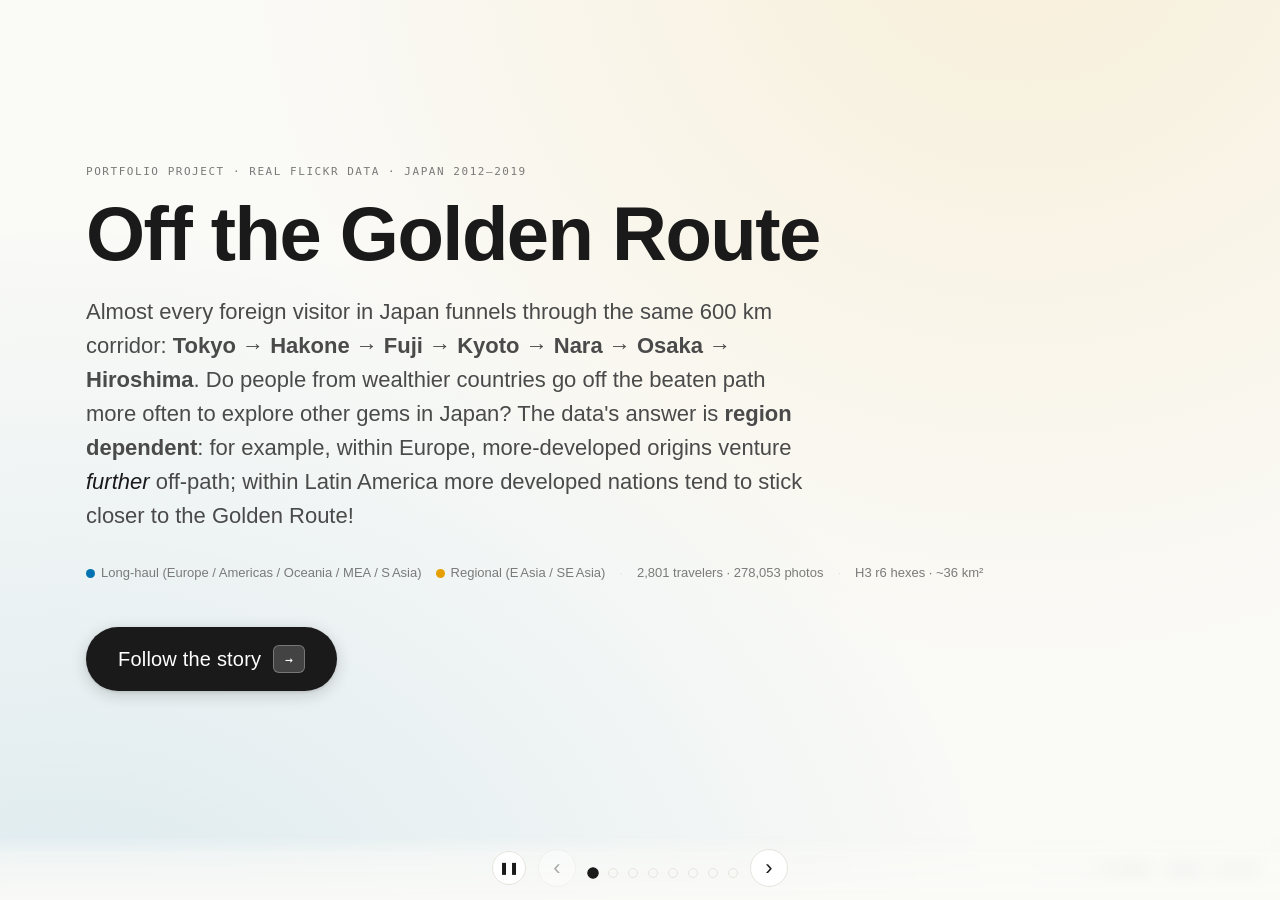
<file: docs/index.html>
<!doctype html>
<html lang="en">
<head>
  <meta charset="utf-8">
  <meta name="viewport" content="width=device-width, initial-scale=1, viewport-fit=cover">
  <title>Off the Golden Route — Emerging Destinations / Japan</title>
  <meta name="description" content="Does origin-country development predict who leaves Japan's Golden Route? Real Flickr data, 2012–2019: the answer is heterogeneous — the HDI slope is positive within Europe, negative within Latin America, null in East and Southeast Asia.">

  <!-- MapLibre CSS (vendored — no CDN) -->
  <link href="vendor/maplibre-gl-4.7.1.css" rel="stylesheet">

  <link rel="stylesheet" href="style.css">
</head>
<body>

<div class="progress" aria-hidden="true"><div id="progress-fill" class="progress-fill"></div></div>

<main id="deck" class="deck" role="region" aria-label="Slide deck">

  <!-- ============ SLIDE 1: HERO ============ -->
  <section class="slide slide-hero" aria-label="Slide 1: title">
    <div class="slide-inner">
      <div class="hero-inner">
        <div class="kicker">PORTFOLIO PROJECT · REAL FLICKR DATA · JAPAN 2012–2019</div>
        <h1>Off the Golden&nbsp;Route</h1>
        <p class="lede">
          Almost every foreign visitor in Japan funnels through the same 600&nbsp;km corridor:
          <strong>Tokyo&nbsp;→ Hakone&nbsp;→ Fuji&nbsp;→ Kyoto&nbsp;→ Nara&nbsp;→ Osaka&nbsp;→ Hiroshima</strong>.
          Do people from wealthier countries go off the beaten path more often to explore other gems in Japan?
          The data's answer is <strong>region dependent</strong>: for example, within Europe, more-developed origins
          venture <em>further</em> off-path; within Latin America more developed nations tend to stick closer to the Golden Route!
        </p>
        <div class="meta">
          <span><span class="dot dot-longhaul"></span>Long-haul (Europe / Americas / Oceania / MEA / S&thinsp;Asia)</span>
          <span><span class="dot dot-regional"></span>Regional (E&thinsp;Asia / SE&thinsp;Asia)</span>
          <span class="meta-sep">·</span>
          <span id="trip-count">— travelers</span>
          <span class="meta-sep">·</span>
          <span>H3&nbsp;r6 hexes · ~36&nbsp;km²</span>
        </div>
        <button class="hero-cta" id="hero-cta" type="button" aria-label="Start the deck">
          <span class="cta-shine" aria-hidden="true"></span>
          <span class="cta-text">Follow the story</span>
          <span class="cta-kbd" aria-hidden="true">→</span>
        </button>
      </div>
    </div>
  </section>

  <!-- ============ SLIDE 2: THE HYPOTHESES (Act I) ============ -->
  <section class="slide" aria-label="Slide 2: the competing hypotheses">
    <div class="slide-inner">
      <div class="slide-head">
        <div class="slide-num">2 / 8 · ACT I — THE HYPOTHESES</div>
        <h2>Three rival theories, one null — called in advance</h2>
        <p class="slide-sub">
          The whole design was fixed <em>before</em> unblinding: outcome, eligibility gate,
          adjustment set and refutation battery pre-registered in <code>SPEC.md</code>.
          The estimate was looked at once, at the end.
        </p>
      </div>

      <div class="hypo-grid">
        <div class="hypo-card">
          <div class="caption-label">H1 · Acclimation</div>
          <svg class="hypo-sketch" viewBox="0 0 150 84" aria-hidden="true">
            <line x1="14" y1="68" x2="144" y2="68" stroke="#E5E3DC" stroke-width="1.5"/>
            <line x1="14" y1="68" x2="14" y2="8" stroke="#E5E3DC" stroke-width="1.5"/>
            <text x="18" y="12" font-size="8.5" fill="#7A7A7A">↑ off-path</text>
            <text x="144" y="80" text-anchor="end" font-size="8.5" fill="#7A7A7A">origin HDI →</text>
            <path d="M 20 22 L 138 58" stroke="#0072B2" stroke-width="3" stroke-linecap="round" fill="none"/>
          </svg>
          <p>Development buys comfort: the wealthier the origin, the tighter its
          travelers hug the Golden Route.</p>
          <div class="hypo-pred">predicts a negative HDI slope</div>
        </div>

        <div class="hypo-card">
          <div class="caption-label">H2 · Status-good</div>
          <svg class="hypo-sketch" viewBox="0 0 150 84" aria-hidden="true">
            <line x1="14" y1="68" x2="144" y2="68" stroke="#E5E3DC" stroke-width="1.5"/>
            <line x1="14" y1="68" x2="14" y2="8" stroke="#E5E3DC" stroke-width="1.5"/>
            <text x="18" y="12" font-size="8.5" fill="#7A7A7A">↑ off-path</text>
            <text x="144" y="80" text-anchor="end" font-size="8.5" fill="#7A7A7A">origin HDI →</text>
            <path d="M 20 58 L 138 22" stroke="#0072B2" stroke-width="3" stroke-linecap="round" fill="none"/>
          </svg>
          <p>Development buys adventure: going off the beaten path is the status
          good that wealth reaches for.</p>
          <div class="hypo-pred">predicts a positive HDI slope</div>
        </div>

        <div class="hypo-card">
          <div class="caption-label">H3 · Heterogeneous</div>
          <svg class="hypo-sketch" viewBox="0 0 150 84" aria-hidden="true">
            <line x1="14" y1="68" x2="144" y2="68" stroke="#E5E3DC" stroke-width="1.5"/>
            <line x1="14" y1="68" x2="14" y2="8" stroke="#E5E3DC" stroke-width="1.5"/>
            <text x="18" y="12" font-size="8.5" fill="#7A7A7A">↑ off-path</text>
            <text x="144" y="80" text-anchor="end" font-size="8.5" fill="#7A7A7A">origin HDI →</text>
            <path d="M 20 50 L 138 16" stroke="#0072B2" stroke-width="3" stroke-linecap="round" fill="none"/>
            <path d="M 20 28 L 138 60" stroke="#E69F00" stroke-width="3" stroke-linecap="round" fill="none"/>
          </svg>
          <p>Both are real — in different places. The sign of the development
          effect depends on the origin region.</p>
          <div class="hypo-pred">predicts opposite slopes by region</div>
        </div>

        <div class="hypo-card">
          <div class="caption-label">H4 · Null</div>
          <svg class="hypo-sketch" viewBox="0 0 150 84" aria-hidden="true">
            <line x1="14" y1="68" x2="144" y2="68" stroke="#E5E3DC" stroke-width="1.5"/>
            <line x1="14" y1="68" x2="14" y2="8" stroke="#E5E3DC" stroke-width="1.5"/>
            <text x="18" y="12" font-size="8.5" fill="#7A7A7A">↑ off-path</text>
            <text x="144" y="80" text-anchor="end" font-size="8.5" fill="#7A7A7A">origin HDI →</text>
            <path d="M 20 40 L 138 40" stroke="#8A8A8A" stroke-width="2.5" stroke-dasharray="5 5" stroke-linecap="round" fill="none"/>
          </svg>
          <p>Neither: once travelers are compared like-with-like, development
          predicts nothing about going off-path.</p>
          <div class="hypo-pred">predicts a flat slope</div>
        </div>
      </div>
    </div>
  </section>

  <!-- ============ SLIDE 3: TWIN MAPS (Act II, full-bleed) ============ -->
  <section class="slide slide-maps" aria-label="Slide 3: photo-density map of Japan with origin-region picker">
    <div class="maps-toolbar">
      <div class="toolbar-left">
        <span class="slide-num inline">3 / 8 · ACT II — EXPLORE</span>
        <h2 class="toolbar-title">Where they actually photograph in Japan</h2>
      </div>
      <div class="toolbar-right">
        <label for="season-filter" class="control-label">Season:</label>
        <select id="season-filter" aria-label="Filter both maps by travel season">
          <option value="all">All seasons</option>
          <option value="Spring">Spring · sakura (Mar–May)</option>
          <option value="Summer">Summer · matsuri (Jun–Aug)</option>
          <option value="Autumn">Autumn · kōyō (Sep–Nov)</option>
          <option value="Winter">Winter · ski / onsen (Dec–Feb)</option>
        </select>
      </div>
    </div>

    <div class="maps-fullbleed">
      <div class="map-panel">
        <div id="map-main" class="map" role="img" aria-label="Japan map: photo density of the selected origin regions"></div>
        <div class="map-overlay map-overlay-tl">
          <div class="overlay-label" id="label-main"><span class="dot" style="background:#1A1A1A"></span>Pooled — all travelers</div>
          <div class="overlay-picks" id="picks-main" role="group" aria-label="Choose which travelers this map shows"></div>
          <p class="overlay-takeaway" id="take-main">
            <span class="sent lead">One corridor, two Japans.</span>
            <span class="sent">Everyone together: mass piles onto Tokyo–Kyoto–Osaka with the
            Hiroshima–Miyajima extension — while Hokkaido's ski country and Kyushu's
            short-haul gateways glow from the regional flows. Tick a region chip to see
            who drives which pattern.</span>
          </p>
          <div class="overlay-stat" id="stat-main">—</div>
        </div>
      </div>
    </div>

    <div class="maps-legend">
      <span>Photo density (real):</span>
      <span style="color: var(--ink-mute);">low</span>
      <span class="legend-bar" aria-hidden="true"></span>
      <span style="color: var(--ink-mute);">high</span>
      <span style="margin-left:auto; font-size:11px; color: var(--ink-mute);">geotagged Flickr photos per H3 r6 cell · log-scaled · tick the chips to swap or combine origin regions</span>
    </div>
  </section>

  <!-- ============ SLIDE 4: REGION MEANS (Act II) ============ -->
  <section class="slide" aria-label="Slide 4: mean remoteness by origin region">
    <div class="slide-inner">
      <div class="slide-head">
        <div class="slide-num">4 / 8 · ACT II — EXPLORE</div>
        <h2>Mean off-path-ness by origin region — and a trap</h2>
      </div>

      <div class="caption big" style="margin-bottom: 16px;">
        <p>
          <span class="sent lead">No tidy long-haul vs regional split — the levels refuse the cliché.</span>
          <span class="sent">East-Asian travelers post the <em>highest</em> mean first-trip remoteness
          of any large region (ski Hokkaido, Kyushu), Europeans and North Americans sit mid-pack,
          Latin America lowest. Tempting to read development straight off these bars — but each bar
          also bundles proximity, season mix and trip style, and each region draws from a completely
          different HDI range. Differences mixed together like that have a name:
          <strong>confounding</strong>. Before the question can be answered, it has to be dealt
          with&nbsp;→</span>
        </p>
      </div>

      <div class="chart-stretch">
        <div id="hetero-chart" class="chart" aria-label="Bar chart of mean first-trip remoteness by origin region"></div>
      </div>
    </div>
  </section>

  <!-- ============ SLIDE 5: THE CAUSAL MAP / DAG (Act III) ============ -->
  <section class="slide" aria-label="Slide 5: the causal diagram and why region and year are adjusted">
    <div class="slide-inner">
      <div class="slide-head">
        <div class="slide-num">5 / 8 · ACT III — IDENTIFY</div>
        <h2>Before the answer: the causal map</h2>
      </div>

      <div class="dag-grid">
        <div class="dag-copy">
          <div class="caption big">
            <p>
              <span class="sent lead">Compare like with like.</span>
              <span class="sent">Origin region sits on both sides of the question: it sets the HDI
              pool <em>and</em> the way Japan is traveled (proximity, ski weekends, visa regimes).
              Trip year does the same — the inbound boom and HDI drift moved together. Left alone,
              those two back-doors would masquerade as a development effect.</span>
            </p>
          </div>
          <div class="caption" style="margin-top: 14px;">
            <p>
              <span class="sent">So the estimate compares travelers <strong>within the same region
              and year</strong> — exactly the adjustment set DoWhy identifies from the full graph.
              Budget, trip style, length and self-drive are deliberately <em>not</em> adjusted:
              they are the channels development acts <em>through</em>, and the target is the
              total effect.</span>
              <span class="sent dag-footnote">Formal version: the 14-node DAG and the identified
              backdoor estimand live in <code>analysis/assumptions_dag.py</code> — plus a
              pre-stated gate that only grants causal readings where HDI actually varies
              within a region.</span>
            </p>
          </div>
        </div>

        <div class="dag-card">
          <svg viewBox="0 0 680 430" role="img" aria-label="Simplified causal diagram: origin region and trip year confound both HDI and within-Japan remoteness and are adjusted away; budget, style, length and self-drive mediate the effect and are left open; the HDI-to-remoteness arrow is the effect of interest">
            <defs>
              <marker id="dag-arr-red" viewBox="0 0 10 10" refX="9" refY="5" markerWidth="7" markerHeight="7" orient="auto-start-reverse">
                <path d="M 0 0 L 10 5 L 0 10 z" fill="#C0392B"/>
              </marker>
              <marker id="dag-arr-blue" viewBox="0 0 10 10" refX="9" refY="5" markerWidth="7" markerHeight="7" orient="auto-start-reverse">
                <path d="M 0 0 L 10 5 L 0 10 z" fill="#0072B2"/>
              </marker>
              <marker id="dag-arr-amber" viewBox="0 0 10 10" refX="9" refY="5" markerWidth="7" markerHeight="7" orient="auto-start-reverse">
                <path d="M 0 0 L 10 5 L 0 10 z" fill="#B97E00"/>
              </marker>
            </defs>

            <!-- back-door edges (red, closed by adjustment) -->
            <line x1="150" y1="97" x2="128" y2="214" stroke="#C0392B" stroke-width="2" marker-end="url(#dag-arr-red)"/>
            <line x1="245" y1="97" x2="496" y2="214" stroke="#C0392B" stroke-width="2" marker-end="url(#dag-arr-red)"/>
            <line x1="440" y1="97" x2="199" y2="214" stroke="#C0392B" stroke-width="2" marker-end="url(#dag-arr-red)"/>
            <line x1="540" y1="97" x2="556" y2="214" stroke="#C0392B" stroke-width="2" marker-end="url(#dag-arr-red)"/>

            <!-- effect of interest (blue, thick) -->
            <line x1="212" y1="250" x2="460" y2="250" stroke="#0072B2" stroke-width="4" marker-end="url(#dag-arr-blue)"/>
            <text x="336" y="236" text-anchor="middle" font-size="12.5" font-weight="600" fill="#0072B2">effect of interest</text>

            <!-- mediator path (amber, left open) -->
            <line x1="148" y1="282" x2="268" y2="346" stroke="#B97E00" stroke-width="2" marker-end="url(#dag-arr-amber)"/>
            <line x1="418" y1="346" x2="538" y2="284" stroke="#B97E00" stroke-width="2" marker-end="url(#dag-arr-amber)"/>

            <!-- "blocked" badges on the back-door edges -->
            <g font-size="11" font-weight="700" text-anchor="middle">
              <circle cx="139" cy="156" r="8" fill="#FFFFFF" stroke="#C0392B" stroke-width="1.5"/>
              <text x="139" y="160" fill="#C0392B">✕</text>
              <circle cx="420" cy="180" r="8" fill="#FFFFFF" stroke="#C0392B" stroke-width="1.5"/>
              <text x="420" y="184" fill="#C0392B">✕</text>
              <circle cx="367" cy="132" r="8" fill="#FFFFFF" stroke="#C0392B" stroke-width="1.5"/>
              <text x="367" y="136" fill="#C0392B">✕</text>
              <circle cx="549" cy="156" r="8" fill="#FFFFFF" stroke="#C0392B" stroke-width="1.5"/>
              <text x="549" y="160" fill="#C0392B">✕</text>
            </g>

            <!-- nodes -->
            <rect x="60" y="33" width="210" height="64" rx="10" fill="#FBF1EF" stroke="#C0392B" stroke-width="1.8"/>
            <text x="165" y="60" text-anchor="middle" font-size="13.5" font-weight="700" fill="#1A1A1A">Origin region</text>
            <text x="165" y="78" text-anchor="middle" font-size="11" fill="#7A7A7A">proximity · culture · trip norms</text>

            <rect x="415" y="33" width="200" height="64" rx="10" fill="#FBF1EF" stroke="#C0392B" stroke-width="1.8"/>
            <text x="515" y="60" text-anchor="middle" font-size="13.5" font-weight="700" fill="#1A1A1A">Trip year</text>
            <text x="515" y="78" text-anchor="middle" font-size="11" fill="#7A7A7A">tourism boom · HDI drift</text>

            <rect x="30" y="218" width="182" height="64" rx="10" fill="#EFF6FB" stroke="#0072B2" stroke-width="1.8"/>
            <text x="121" y="245" text-anchor="middle" font-size="13.5" font-weight="700" fill="#1A1A1A">Origin development</text>
            <text x="121" y="263" text-anchor="middle" font-size="11" fill="#7A7A7A">HDI — the treatment</text>

            <rect x="464" y="218" width="192" height="64" rx="10" fill="#1A1A1A" stroke="#1A1A1A" stroke-width="1.8"/>
            <text x="560" y="245" text-anchor="middle" font-size="13.5" font-weight="700" fill="#FFFFFF">Within-Japan remoteness</text>
            <text x="560" y="263" text-anchor="middle" font-size="11" fill="#CFCFCF">photo-weighted — the outcome</text>

            <rect x="210" y="347" width="262" height="56" rx="10" fill="#FDF7EA" stroke="#B97E00" stroke-width="1.8"/>
            <text x="341" y="370" text-anchor="middle" font-size="12.5" font-weight="700" fill="#1A1A1A">Budget · style · length · self-drive</text>
            <text x="341" y="388" text-anchor="middle" font-size="11" fill="#7A7A7A">mediators — deliberately left open</text>
          </svg>

          <div class="dag-legend">
            <span><i style="background:#0072B2"></i>effect of interest — what gets estimated</span>
            <span><i style="background:#C0392B"></i>back-door — closed by adjusting region + year (✕)</span>
            <span><i style="background:#B97E00"></i>mediation — left open: total effect</span>
          </div>
        </div>
      </div>
    </div>
  </section>

  <!-- ============ SLIDE 6: WITHIN-REGION SLOPES (Act III) ============ -->
  <section class="slide" aria-label="Slide 6: HDI vs remoteness, within regions — the adjusted answer">
    <div class="slide-inner">
      <div class="slide-head">
        <div class="slide-num">6 / 8 · ACT III — ESTIMATE</div>
        <h2>The adjusted answer — HDI slopes within region</h2>
        <p class="slide-sub">
          Back-doors blocked (region + year) · slopes per +0.10 HDI · origin-clustered SEs ·
          leave-one-origin-out. Verdict: <strong>H3</strong> — both rival theories win, each in
          its own region.
        </p>
      </div>

      <div class="captions captions-2col big">
        <div class="caption caption-longhaul">
          <div class="caption-label"><span class="dot dot-longhaul"></span>Europe · status-good (H2) wins here</div>
          <p>
            <span class="sent lead">+0.054 per +0.10 HDI (p=.005).</span>
            <span class="sent">Across 27 European origins, higher development pushes first trips
            further off the corridor. Sign-stable under leave-one-origin-out.</span>
          </p>
        </div>
        <div class="caption caption-regional">
          <div class="caption-label"><span class="dot dot-regional"></span>Latin America · acclimation (H1) wins here</div>
          <p>
            <span class="sent lead">−0.104 per +0.10 HDI (p=.002).</span>
            <span class="sent">Across 11 Latin-American origins the sign flips: higher development
            keeps first trips closer to the beaten path. Also LOO sign-stable.
            East &amp; Southeast Asia: no credible effect (East Asia rests on a two-point contrast).</span>
          </p>
        </div>
      </div>

      <div class="chart-stretch">
        <div id="scatter-chart" class="chart" aria-label="Origin-level scatter of HDI vs first-trip remoteness, faceted by in-scope region, with the estimated within-region slopes"></div>
      </div>
    </div>
  </section>

  <!-- ============ SLIDE 7: THE POOLED EFFECT (Act III) ============ -->
  <section class="slide" aria-label="Slide 7: the pooled effect — what one regression for everyone concludes">
    <div class="slide-inner">
      <div class="slide-head">
        <div class="slide-num">7 / 8 · ACT III — POOL IT</div>
        <h2>Run one regression instead — and the effect vanishes</h2>
        <p class="slide-sub">
          Same data, same region + year adjustment as the previous slide; the only change is
          forcing a <strong>single HDI slope on everyone</strong>. Shown: the full pooled ladder —
          OLS, then debiased ML (LinearDML) with three nuisance choices, rung 3 pre-registered.
        </p>
      </div>

      <div class="caption big" style="margin-bottom: 14px;">
        <p>
          <span class="sent lead">Opposite truths average to nothing.</span>
          <span class="sent">Europe's +0.054 and Latin America's −0.104 enter the pooled slope
          with opposite signs, so the one-number answer is a confident-looking ≈&nbsp;0 — read
          alone, it would call this study "H4, development doesn't matter" and be wrong twice.
          And it is not an estimator problem: plain OLS and all three debiased-ML rungs agree to
          the third decimal. Pooling, not estimation, is what erases the story.</span>
        </p>
      </div>

      <div class="chart-stretch forest-stack">
        <div>
          <div class="caption-label">One slope per region — the H3 answer (previous slide)</div>
          <div id="forest-within" class="chart" aria-label="Forest plot: within-region HDI slopes with 95% confidence intervals"></div>
        </div>
        <div>
          <div class="caption-label">One pooled slope — the estimator ladder, all four rungs</div>
          <div id="forest-pooled" class="chart" aria-label="Forest plot: pooled ladder estimates with 95% confidence intervals, all crossing zero"></div>
        </div>
      </div>
    </div>
  </section>

  <!-- ============ SLIDE 8: METHODS / RESULTS ============ -->
  <section class="slide" aria-label="Slide 8: methods and results">
    <div class="slide-inner">
      <div class="slide-head">
        <div class="slide-num">8 / 8 · APPENDIX</div>
        <h2>Methods &amp; results</h2>
      </div>

      <div class="methods-body">
        <p>
          <strong>Real data.</strong> 2,801 cohort travelers · 278k geotagged Flickr photos inside
          Japan (2012–2019) · 39 origin countries shown (n≥5 suppression floor; everything on this
          page is aggregated — no user-level rows). Remoteness = inverse OSM POI density
          (−ln(1+POI), min-max normalized) on an H3 r6 grid; outcome = photo-weighted mean cell
          remoteness of the <em>first</em> trip (a controlled direct effect at trip #1, immune to
          repeat-trip selection).
        </p>
        <p>
          <strong>Identification.</strong> Backdoor adjustment set = origin region + trip year
          (DoWhy-identified estimand; mediators left open for the total effect). A pre-stated gate
          restricts causal estimation to regions where HDI actually varies within region
          (sd ≥ 0.02, n ≥ 50): Europe, East Asia, Southeast Asia, Latin America. North America and
          Oceania are descriptive-only — their origin pools have structurally constant HDI.
        </p>
        <p>
          <strong>Headline (per +0.10 HDI, origin-clustered SEs, leave-one-origin-out).</strong>
          Europe <strong>+0.054</strong> [+0.018, +0.090], p=.005, sign-stable ·
          Latin America <strong>−0.104</strong> [−0.158, −0.050], p=.002, sign-stable ·
          East Asia +0.013 (p=.38; two-point contrast, uninformative) ·
          Southeast Asia −0.002 (p=.81; precise null). Robust to dropping stated-vs-modal home
          conflicts, to the pooled all-trips outcome, to trip-gap rules 14/30/60 days, and it
          <em>strengthens</em> under a 2015-vintage OSM yardstick. <strong>Verdict: H3 —
          heterogeneous, not a universal law.</strong>
        </p>
        <p>
          <strong>Secondary + refutations.</strong> A pooled estimator ladder (OLS → LinearDML with
          linear / 'auto' / Optuna-tuned nuisances) agrees rung-for-rung at a null ≈+0.01 — under
          H3, opposite-signed regional effects cancel in any pooled average (DML self-localizes:
          82% of its weight sits on the two null regions). Refutation batteries: hour-of-day
          negative control PASS (p=.305) · E-values — Europe needs an unmeasured confounder with
          RR ≥ 1.46 on both sides to lose significance, Latin America ≥ 2.18 · stated-vs-modal
          home agreement 72% (κ=0.69) PASS · DoWhy battery 6/7 (the one fail is sign-preservation
          on the pooled estimate, which is itself null — there is no sign to preserve).
        </p>
        <p style="color: var(--ink-mute); font-size: 13px; margin-top: 24px;">
          Built with Observable Plot 0.6, MapLibre&nbsp;GL 4.7, D3&nbsp;7 — vendored locally; no
          CDN, no tile server, no build step (renders offline, forever). Data:
          <code>docs/data/aggregates.js</code>, generated by
          <code>analysis/export_aggregates.py</code> from the DuckDB warehouse. Pipeline &amp;
          pre-registration: <code>SPEC.md</code>, <code>analysis/</code>.
        </p>
      </div>
    </div>
  </section>

</main>

<!-- ============ DECK NAV ============ -->
<nav class="deck-nav" aria-label="Deck navigation">
  <button id="nav-toggle" class="nav-toggle" type="button" aria-label="Pause auto-advance" title="Pause auto-advance" aria-pressed="false">
    <span class="ico-pause">❚❚</span><span class="ico-play">▶</span>
  </button>
  <button id="nav-prev" class="nav-arrow" type="button" aria-label="Previous slide">‹</button>
  <ul id="deck-dots" class="deck-dots" role="tablist"></ul>
  <button id="nav-next" class="nav-arrow" type="button" aria-label="Next slide">›</button>
</nav>

<div class="kbd-hint" aria-hidden="true">
  <kbd>←</kbd><kbd>→</kbd> to navigate · <kbd>Space</kbd> to pause
</div>

<!-- Libraries (vendored, pinned — the deck renders with zero external dependencies) -->
<script src="vendor/d3-7.min.js"></script>
<script src="vendor/plot-0.6.umd.min.js"></script>
<script src="vendor/maplibre-gl-4.7.1.js"></script>

<!-- Data (generated) + app -->
<script src="data/japan_geo.js"></script>
<script src="data/aggregates.js"></script>
<script src="app.js"></script>
</body>
</html>
</file>
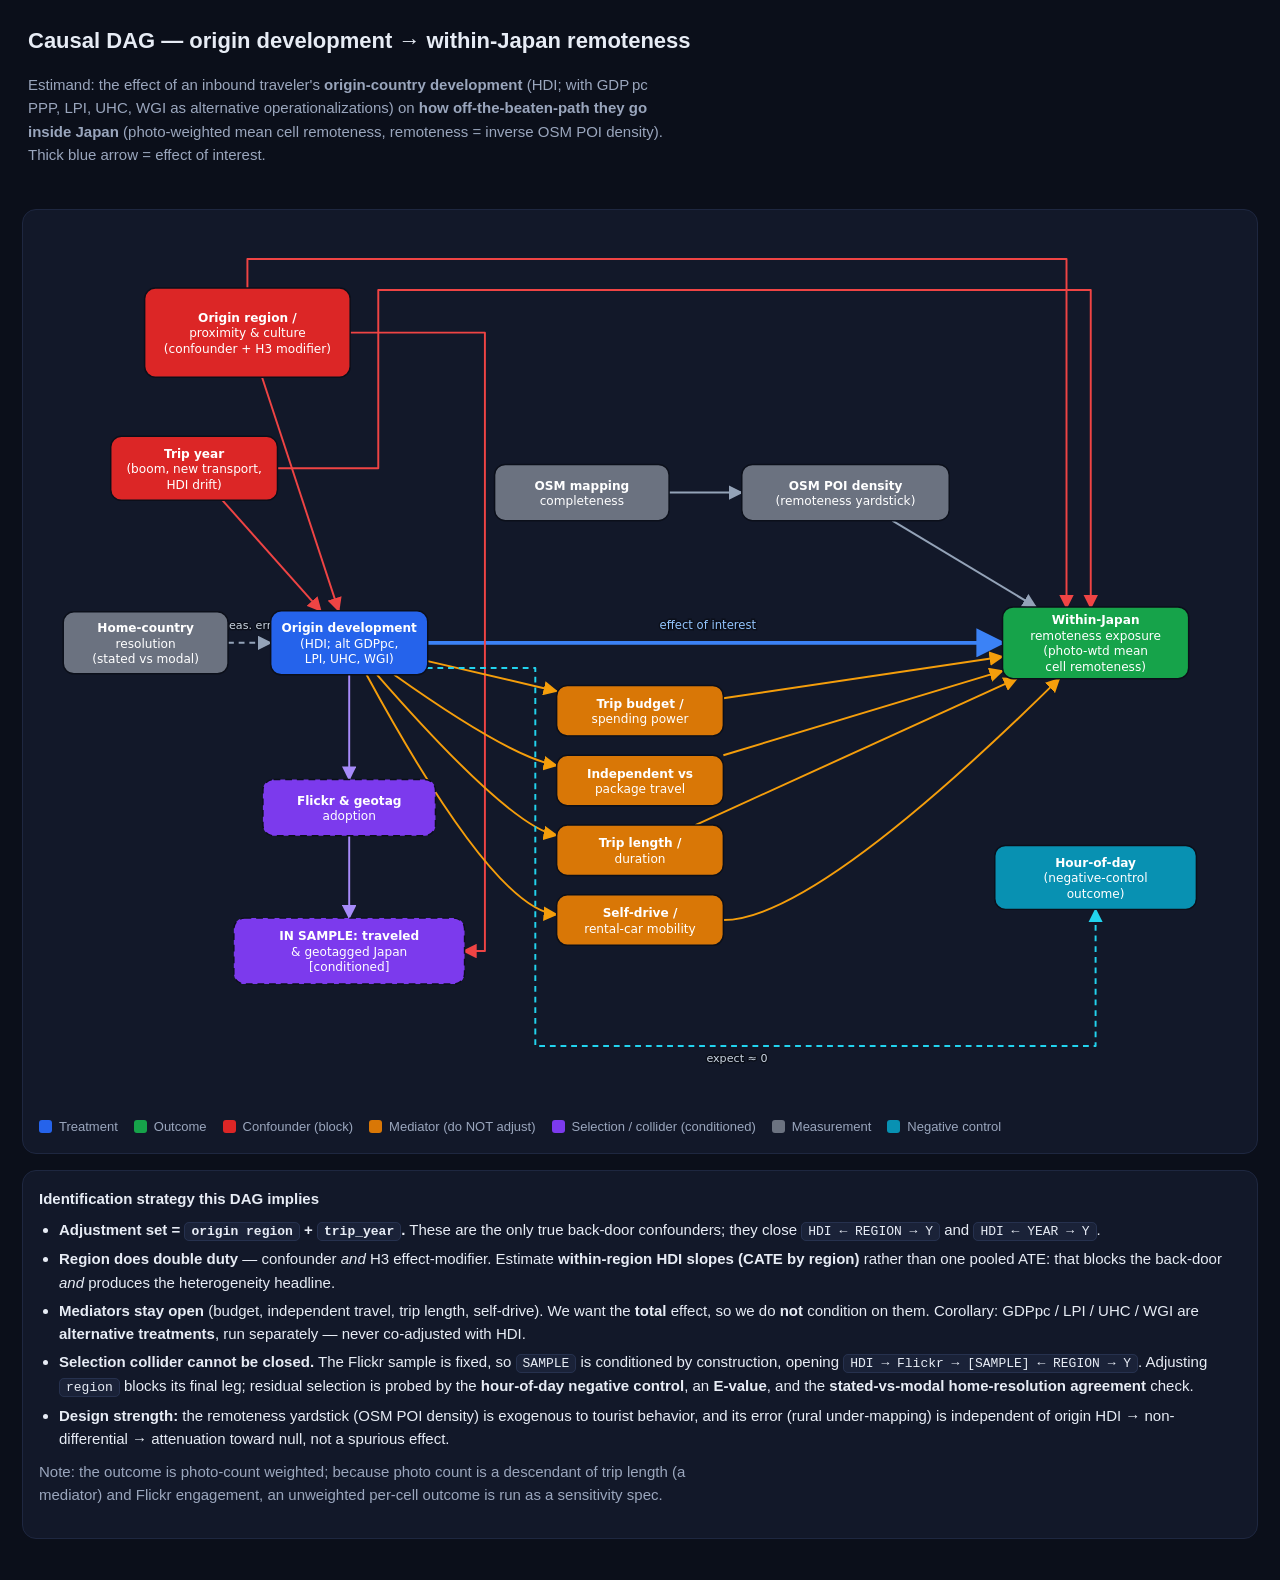
<file: analysis/dag.html>
<!doctype html>
<html lang="en"><head><meta charset="utf-8"/>
<meta name="viewport" content="width=device-width, initial-scale=1"/>
<title>Emerging Destinations &mdash; Causal DAG</title>
<style>
  body{margin:0;background:#0b0f1a;color:#e7ecf5;
       font:15px/1.55 -apple-system,Segoe UI,Roboto,Helvetica,Arial,sans-serif}
  header{padding:24px 28px 6px} h1{margin:0 0 6px;font-size:22px}
  .sub{color:#9aa6bd;max-width:78ch}
  .wrap{padding:6px 22px 44px}
  .card{background:#121829;border:1px solid #1e2740;border-radius:14px;padding:16px;margin-top:16px;overflow:auto}
  .legend{display:flex;flex-wrap:wrap;gap:8px 16px;margin-top:12px}
  .legend span{display:inline-flex;align-items:center;gap:7px;color:#9aa6bd;font-size:13px}
  .legend i{width:13px;height:13px;border-radius:3px;display:inline-block}
  h2{font-size:15px;margin:0 0 8px}
  code{background:#1a2238;border:1px solid #26314e;border-radius:5px;padding:1px 6px;font-size:13px}
  ul{margin:6px 0 0;padding-left:20px} li{margin:5px 0} .tag{font-weight:600}
</style></head>
<body>
<header>
  <h1>Causal DAG &mdash; origin development &rarr; within-Japan remoteness</h1>
  <p class="sub">Estimand: the effect of an inbound traveler's <b>origin-country development</b>
  (HDI; with GDP&thinsp;pc&thinsp;PPP, LPI, UHC, WGI as alternative operationalizations) on
  <b>how off-the-beaten-path they go inside Japan</b> (photo-weighted mean cell remoteness,
  remoteness = inverse OSM POI density). Thick blue arrow = effect of interest.</p>
</header>
<div class="wrap">
  <div class="card">
    <svg viewBox="0 0 1240 900" width="100%" xmlns="http://www.w3.org/2000/svg" font-family="Segoe UI, system-ui, sans-serif">
<defs>
<marker id="arr-eff" viewBox="0 0 10 10" refX="9" refY="5" markerWidth="7.5" markerHeight="7.5" orient="auto-start-reverse"><path d="M 0 0 L 10 5 L 0 10 z" fill="#3b82f6"/></marker>
<marker id="arr-conf" viewBox="0 0 10 10" refX="9" refY="5" markerWidth="7.5" markerHeight="7.5" orient="auto-start-reverse"><path d="M 0 0 L 10 5 L 0 10 z" fill="#ef4444"/></marker>
<marker id="arr-med" viewBox="0 0 10 10" refX="9" refY="5" markerWidth="7.5" markerHeight="7.5" orient="auto-start-reverse"><path d="M 0 0 L 10 5 L 0 10 z" fill="#f59e0b"/></marker>
<marker id="arr-sel" viewBox="0 0 10 10" refX="9" refY="5" markerWidth="7.5" markerHeight="7.5" orient="auto-start-reverse"><path d="M 0 0 L 10 5 L 0 10 z" fill="#a78bfa"/></marker>
<marker id="arr-meas" viewBox="0 0 10 10" refX="9" refY="5" markerWidth="7.5" markerHeight="7.5" orient="auto-start-reverse"><path d="M 0 0 L 10 5 L 0 10 z" fill="#94a3b8"/></marker>
<marker id="arr-neg" viewBox="0 0 10 10" refX="9" refY="5" markerWidth="7.5" markerHeight="7.5" orient="auto-start-reverse"><path d="M 0 0 L 10 5 L 0 10 z" fill="#22d3ee"/></marker>
</defs>
<text x="690" y="416" text-anchor="middle" font-size="12" fill="#93c5fd" style="paint-order:stroke;stroke:#0b0f1a;stroke-width:3px">effect of interest</text>
<line x1="401.0" y1="430.0" x2="994.0" y2="430.0" stroke="#3b82f6" stroke-width="4.0" marker-end="url(#arr-eff)"/>
<line x1="230.1" y1="156.0" x2="309.2" y2="397.0" stroke="#ef4444" stroke-width="2.0" marker-end="url(#arr-conf)"/>
<line x1="189.3" y1="283.0" x2="290.7" y2="397.0" stroke="#ef4444" stroke-width="2.0" marker-end="url(#arr-conf)"/>
<path d="M 215.0 64.0 L 215.0 34.0 L 1060.0 34.0 L 1060.0 394.0" fill="none" stroke="#ef4444" stroke-width="2.0" stroke-linejoin="round" marker-end="url(#arr-conf)"/>
<path d="M 245.0 250.0 L 350.0 250.0 L 350.0 66.0 L 1085.0 66.0 L 1085.0 394.0" fill="none" stroke="#ef4444" stroke-width="2.0" stroke-linejoin="round" marker-end="url(#arr-conf)"/>
<path d="M 320.0 110.0 L 460.0 110.0 L 460.0 748.0 L 438.0 748.0" fill="none" stroke="#ef4444" stroke-width="2.0" stroke-linejoin="round" marker-end="url(#arr-conf)"/>
<line x1="401.0" y1="448.9" x2="534.0" y2="479.9" stroke="#f59e0b" stroke-width="2.0" marker-end="url(#arr-med)"/>
<path d="M 366.4 463.0 Q 486 548 534.0 556.6" fill="none" stroke="#f59e0b" stroke-width="2.0" marker-end="url(#arr-med)"/>
<path d="M 348.8 463.0 Q 486 620 534.0 628.6" fill="none" stroke="#f59e0b" stroke-width="2.0" marker-end="url(#arr-med)"/>
<path d="M 337.9 463.0 Q 470 706 534.0 710.3" fill="none" stroke="#f59e0b" stroke-width="2.0" marker-end="url(#arr-med)"/>
<line x1="706.0" y1="487.2" x2="994.0" y2="444.3" stroke="#f59e0b" stroke-width="2.0" marker-end="url(#arr-med)"/>
<line x1="706.0" y1="546.0" x2="994.0" y2="459.0" stroke="#f59e0b" stroke-width="2.0" marker-end="url(#arr-med)"/>
<line x1="677.1" y1="618.0" x2="1008.7" y2="467.0" stroke="#f59e0b" stroke-width="2.0" marker-end="url(#arr-med)"/>
<path d="M 706.0 716.0 Q 800 716 1052.5 467.0" fill="none" stroke="#f59e0b" stroke-width="2.0" marker-end="url(#arr-med)"/>
<line x1="320.0" y1="463.0" x2="320.0" y2="571.0" stroke="#a78bfa" stroke-width="2.0" marker-end="url(#arr-sel)"/>
<line x1="320.0" y1="629.0" x2="320.0" y2="714.0" stroke="#a78bfa" stroke-width="2.0" marker-end="url(#arr-sel)"/>
<line x1="650.0" y1="275.0" x2="725.0" y2="275.0" stroke="#94a3b8" stroke-width="2.0" marker-end="url(#arr-meas)"/>
<line x1="880.3" y1="304.0" x2="1028.4" y2="393.0" stroke="#94a3b8" stroke-width="2.0" marker-end="url(#arr-meas)"/>
<line x1="195.0" y1="430.0" x2="239.0" y2="430.0" stroke="#94a3b8" stroke-width="2.0" stroke-dasharray="6 5" marker-end="url(#arr-meas)"/>
<text x="218" y="416" text-anchor="middle" font-size="11.5" fill="#cbd5e1" font-family="Segoe UI, system-ui, sans-serif" style="paint-order:stroke;stroke:#0b0f1a;stroke-width:3px;stroke-linejoin:round">meas. error</text>
<path d="M 400.0 456.0 L 512.0 456.0 L 512.0 846.0 L 1090.0 846.0 L 1090.0 705.0" fill="none" stroke="#22d3ee" stroke-width="2.0" stroke-dasharray="6 5" stroke-linejoin="round" marker-end="url(#arr-neg)"/>
<text x="720" y="862" text-anchor="middle" font-size="11.5" fill="#cbd5e1" font-family="Segoe UI, system-ui, sans-serif" style="paint-order:stroke;stroke:#0b0f1a;stroke-width:3px;stroke-linejoin:round">expect ≈ 0</text>
<rect x="109" y="64" width="212" height="92" rx="11" ry="11" fill="#dc2626" stroke="#0b0f1a" stroke-width="1.5"/>
<text text-anchor="middle" fill="#ffffff" font-size="12.5" font-family="Segoe UI, system-ui, sans-serif"><tspan x="215" y="99" font-weight="700">Origin region /</tspan><tspan x="215" dy="16" font-weight="500">proximity & culture</tspan><tspan x="215" dy="16" font-weight="500">(confounder + H3 modifier)</tspan></text>
<rect x="74" y="217" width="172" height="66" rx="11" ry="11" fill="#dc2626" stroke="#0b0f1a" stroke-width="1.5"/>
<text text-anchor="middle" fill="#ffffff" font-size="12.5" font-family="Segoe UI, system-ui, sans-serif"><tspan x="160" y="239" font-weight="700">Trip year</tspan><tspan x="160" dy="16" font-weight="500">(boom, new transport,</tspan><tspan x="160" dy="16" font-weight="500">HDI drift)</tspan></text>
<rect x="25" y="398" width="170" height="64" rx="11" ry="11" fill="#6b7280" stroke="#0b0f1a" stroke-width="1.5"/>
<text text-anchor="middle" fill="#ffffff" font-size="12.5" font-family="Segoe UI, system-ui, sans-serif"><tspan x="110" y="419" font-weight="700">Home-country</tspan><tspan x="110" dy="16" font-weight="500">resolution</tspan><tspan x="110" dy="16" font-weight="500">(stated vs modal)</tspan></text>
<rect x="239" y="397" width="162" height="66" rx="11" ry="11" fill="#2563eb" stroke="#0b0f1a" stroke-width="1.5"/>
<text text-anchor="middle" fill="#ffffff" font-size="12.5" font-family="Segoe UI, system-ui, sans-serif"><tspan x="320" y="419" font-weight="700">Origin development</tspan><tspan x="320" dy="16" font-weight="500">(HDI; alt GDPpc,</tspan><tspan x="320" dy="16" font-weight="500">LPI, UHC, WGI)</tspan></text>
<rect x="470" y="246" width="180" height="58" rx="11" ry="11" fill="#6b7280" stroke="#0b0f1a" stroke-width="1.5"/>
<text text-anchor="middle" fill="#ffffff" font-size="12.5" font-family="Segoe UI, system-ui, sans-serif"><tspan x="560" y="272" font-weight="700">OSM mapping</tspan><tspan x="560" dy="16" font-weight="500">completeness</tspan></text>
<rect x="725" y="246" width="214" height="58" rx="11" ry="11" fill="#6b7280" stroke="#0b0f1a" stroke-width="1.5"/>
<text text-anchor="middle" fill="#ffffff" font-size="12.5" font-family="Segoe UI, system-ui, sans-serif"><tspan x="832" y="272" font-weight="700">OSM POI density</tspan><tspan x="832" dy="16" font-weight="500">(remoteness yardstick)</tspan></text>
<rect x="534" y="474" width="172" height="52" rx="11" ry="11" fill="#d97706" stroke="#0b0f1a" stroke-width="1.5"/>
<text text-anchor="middle" fill="#ffffff" font-size="12.5" font-family="Segoe UI, system-ui, sans-serif"><tspan x="620" y="497" font-weight="700">Trip budget /</tspan><tspan x="620" dy="16" font-weight="500">spending power</tspan></text>
<rect x="534" y="546" width="172" height="52" rx="11" ry="11" fill="#d97706" stroke="#0b0f1a" stroke-width="1.5"/>
<text text-anchor="middle" fill="#ffffff" font-size="12.5" font-family="Segoe UI, system-ui, sans-serif"><tspan x="620" y="569" font-weight="700">Independent vs</tspan><tspan x="620" dy="16" font-weight="500">package travel</tspan></text>
<rect x="534" y="618" width="172" height="52" rx="11" ry="11" fill="#d97706" stroke="#0b0f1a" stroke-width="1.5"/>
<text text-anchor="middle" fill="#ffffff" font-size="12.5" font-family="Segoe UI, system-ui, sans-serif"><tspan x="620" y="641" font-weight="700">Trip length /</tspan><tspan x="620" dy="16" font-weight="500">duration</tspan></text>
<rect x="534" y="690" width="172" height="52" rx="11" ry="11" fill="#d97706" stroke="#0b0f1a" stroke-width="1.5"/>
<text text-anchor="middle" fill="#ffffff" font-size="12.5" font-family="Segoe UI, system-ui, sans-serif"><tspan x="620" y="713" font-weight="700">Self-drive /</tspan><tspan x="620" dy="16" font-weight="500">rental-car mobility</tspan></text>
<rect x="231" y="571" width="178" height="58" rx="11" ry="11" fill="#7c3aed" stroke="#0b0f1a" stroke-width="1.5" stroke-dasharray="7 5"/>
<text text-anchor="middle" fill="#ffffff" font-size="12.5" font-family="Segoe UI, system-ui, sans-serif"><tspan x="320" y="597" font-weight="700">Flickr & geotag</tspan><tspan x="320" dy="16" font-weight="500">adoption</tspan></text>
<rect x="201" y="714" width="238" height="68" rx="11" ry="11" fill="#7c3aed" stroke="#0b0f1a" stroke-width="1.5" stroke-dasharray="7 5"/>
<text text-anchor="middle" fill="#ffffff" font-size="12.5" font-family="Segoe UI, system-ui, sans-serif"><tspan x="320" y="737" font-weight="700">IN SAMPLE: traveled</tspan><tspan x="320" dy="16" font-weight="500">& geotagged Japan</tspan><tspan x="320" dy="16" font-weight="500">[conditioned]</tspan></text>
<rect x="986" y="639" width="208" height="66" rx="11" ry="11" fill="#0891b2" stroke="#0b0f1a" stroke-width="1.5"/>
<text text-anchor="middle" fill="#ffffff" font-size="12.5" font-family="Segoe UI, system-ui, sans-serif"><tspan x="1090" y="661" font-weight="700">Hour-of-day</tspan><tspan x="1090" dy="16" font-weight="500">(negative-control</tspan><tspan x="1090" dy="16" font-weight="500">outcome)</tspan></text>
<rect x="994" y="393" width="192" height="74" rx="11" ry="11" fill="#16a34a" stroke="#0b0f1a" stroke-width="1.5"/>
<text text-anchor="middle" fill="#ffffff" font-size="12.5" font-family="Segoe UI, system-ui, sans-serif"><tspan x="1090" y="411" font-weight="700">Within-Japan</tspan><tspan x="1090" dy="16" font-weight="500">remoteness exposure</tspan><tspan x="1090" dy="16" font-weight="500">(photo-wtd mean</tspan><tspan x="1090" dy="16" font-weight="500">cell remoteness)</tspan></text>
</svg>
    <div class="legend"><span><i style="background:#2563eb"></i>Treatment</span><span><i style="background:#16a34a"></i>Outcome</span><span><i style="background:#dc2626"></i>Confounder (block)</span><span><i style="background:#d97706"></i>Mediator (do NOT adjust)</span><span><i style="background:#7c3aed"></i>Selection / collider (conditioned)</span><span><i style="background:#6b7280"></i>Measurement</span><span><i style="background:#0891b2"></i>Negative control</span></div>
  </div>
  <div class="card">
    <h2>Identification strategy this DAG implies</h2>
    <ul>
      <li><span class="tag">Adjustment set = <code>origin region</code> + <code>trip_year</code>.</span>
          These are the only true back-door confounders; they close
          <code>HDI &larr; REGION &rarr; Y</code> and <code>HDI &larr; YEAR &rarr; Y</code>.</li>
      <li><span class="tag">Region does double duty</span> &mdash; confounder <i>and</i> H3 effect-modifier.
          Estimate <b>within-region HDI slopes (CATE by region)</b> rather than one pooled ATE: that blocks the
          back-door <i>and</i> produces the heterogeneity headline.</li>
      <li><span class="tag">Mediators stay open</span> (budget, independent travel, trip length, self-drive).
          We want the <b>total</b> effect, so we do <b>not</b> condition on them. Corollary: GDPpc / LPI / UHC / WGI
          are <b>alternative treatments</b>, run separately &mdash; never co-adjusted with HDI.</li>
      <li><span class="tag">Selection collider cannot be closed.</span> The Flickr sample is fixed, so
          <code>SAMPLE</code> is conditioned by construction, opening
          <code>HDI &rarr; Flickr &rarr; [SAMPLE] &larr; REGION &rarr; Y</code>. Adjusting <code>region</code>
          blocks its final leg; residual selection is probed by the <b>hour-of-day negative control</b>, an
          <b>E-value</b>, and the <b>stated-vs-modal home-resolution agreement</b> check.</li>
      <li><span class="tag">Design strength:</span> the remoteness yardstick (OSM POI density) is exogenous to
          tourist behavior, and its error (rural under-mapping) is independent of origin HDI &rarr;
          non-differential &rarr; attenuation toward null, not a spurious effect.</li>
    </ul>
    <p class="sub" style="margin-top:10px">Note: the outcome is photo-count weighted; because photo count is a
    descendant of trip length (a mediator) and Flickr engagement, an unweighted per-cell outcome is run as a
    sensitivity spec.</p>
  </div>
</div>
</body></html>
</file>
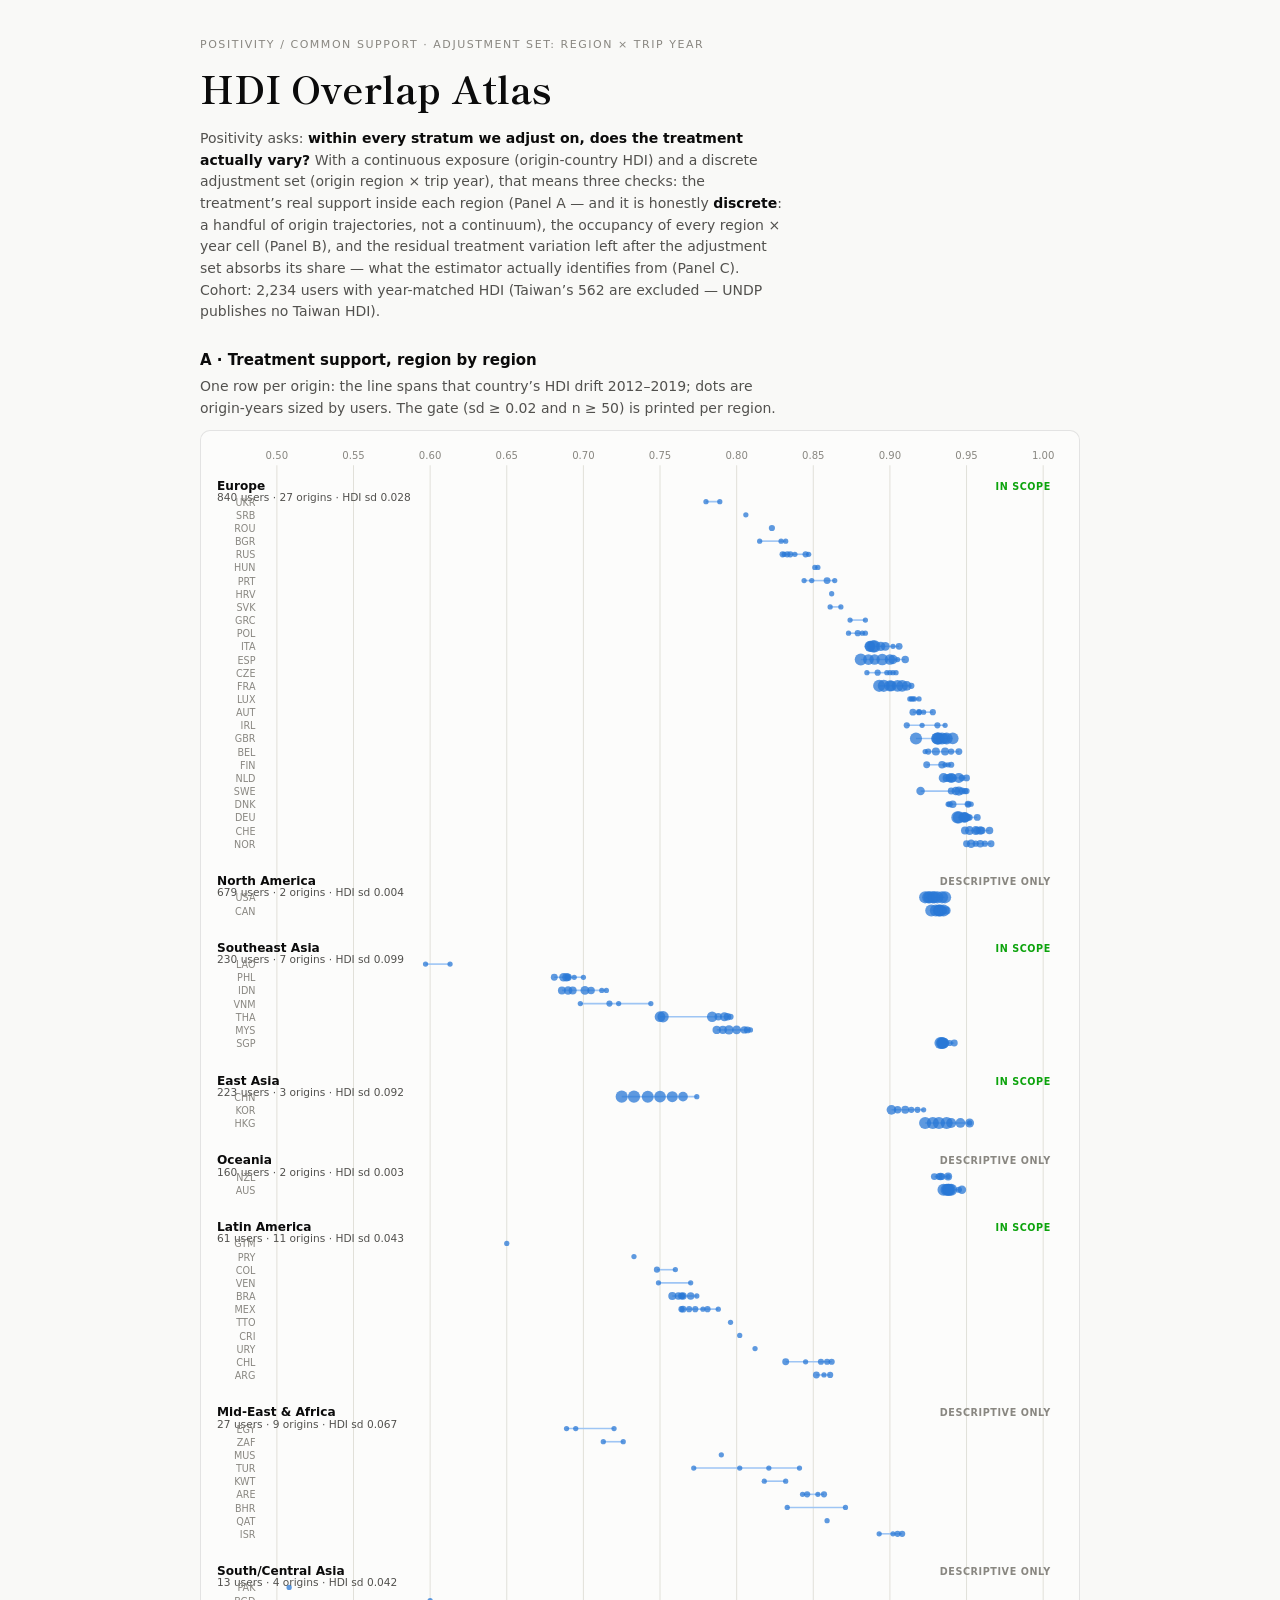
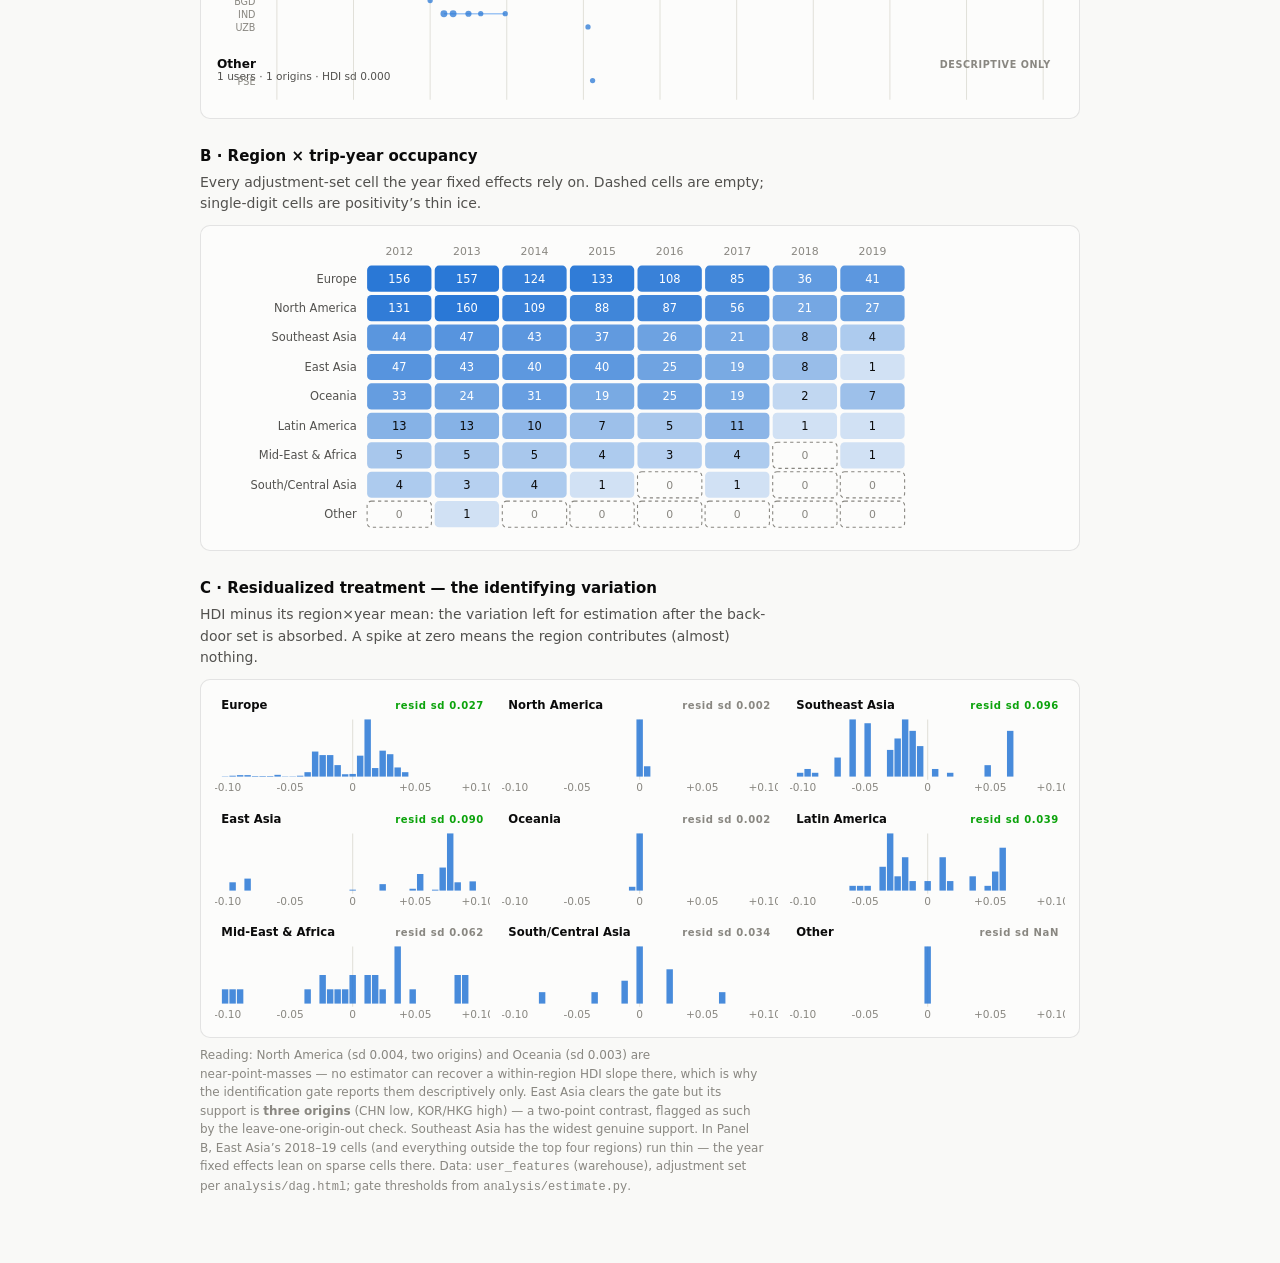
<file: analysis/positivity_atlas.html>
<!doctype html>
<html lang="en">
<head>
<meta charset="utf-8">
<meta name="viewport" content="width=device-width, initial-scale=1">
<title>HDI Overlap Atlas</title>
<link rel="stylesheet" href="https://fonts.googleapis.com/css2?family=Shippori+Mincho:wght@600;700&display=swap">
<style>
:root{
  --bg:#f9f9f7; --surface:#fcfcfb; --ink:#0b0b0b; --ink2:#52514e; --muted:#898781;
  --grid:#e1e0d9; --border:rgba(11,11,11,.10);
  --blue:#2a78d6; --blue-soft:#9ec5f4; --good:#0ca30c;
}
@media (prefers-color-scheme: dark){
  :root:not([data-theme="light"]){
    --bg:#0d0d0d; --surface:#1a1a19; --ink:#ffffff; --ink2:#c3c2b7; --muted:#898781;
    --grid:#2c2c2a; --border:rgba(255,255,255,.10);
    --blue:#3987e5; --blue-soft:#1c5cab; --good:#0ca30c;
  }
}
:root[data-theme="dark"]{
  --bg:#0d0d0d; --surface:#1a1a19; --ink:#ffffff; --ink2:#c3c2b7; --muted:#898781;
  --grid:#2c2c2a; --border:rgba(255,255,255,.10);
  --blue:#3987e5; --blue-soft:#1c5cab; --good:#0ca30c;
}
body{background:var(--bg); color:var(--ink);
  font:14px/1.55 system-ui,-apple-system,"Segoe UI",sans-serif;}
.wrap{max-width:880px; margin:0 auto; padding:28px 16px 48px;}
.eyebrow{font-size:11px; letter-spacing:.14em; text-transform:uppercase; color:var(--muted); margin-bottom:6px;}
h1{font-family:"Shippori Mincho",Georgia,serif; font-weight:700; font-size:clamp(26px,4.4vw,38px);
  margin:0 0 10px; text-wrap:balance;}
h2{font-size:15px; margin:26px 0 4px;}
.sub{color:var(--ink2); max-width:66ch; margin:0 0 8px;}
.sub em{font-style:normal; font-weight:600; color:var(--ink);}
.panel{background:var(--surface); border:1px solid var(--border); border-radius:10px;
  padding:14px; margin-top:10px; overflow-x:auto;}
svg{display:block;}
svg text{font-family:system-ui,-apple-system,"Segoe UI",sans-serif;}
.axis{fill:var(--muted); font-size:10px;}
.gridline{stroke:var(--grid); stroke-width:1;}
.iso{fill:var(--muted); font-size:9.5px;}
.regname{fill:var(--ink); font-size:12px; font-weight:700;}
.regstat{fill:var(--ink2); font-size:10.5px;}
.chip-ok{fill:var(--good); font-size:9.5px; font-weight:700; letter-spacing:.06em;}
.chip-no{fill:var(--muted); font-size:9.5px; font-weight:700; letter-spacing:.06em;}
.traj{stroke:var(--blue-soft); stroke-width:1.6;}
.dot{fill:var(--blue);}
.bar{fill:var(--blue);}
.zero{stroke:var(--muted); stroke-dasharray:3 3; stroke-width:1; fill:none;}
.celln{font-size:10.5px; font-variant-numeric:tabular-nums;}
.mini{display:grid; grid-template-columns:repeat(auto-fit,minmax(240px,1fr)); gap:12px;}
.note{color:var(--muted); font-size:12px; max-width:74ch; margin-top:8px;}
</style>
</head>
<body>

<div class="wrap">
  <header>
    <div class="eyebrow">Positivity / common support &middot; adjustment set: region &times; trip year</div>
    <h1>HDI Overlap Atlas</h1>
    <p class="sub">Positivity asks: <em>within every stratum we adjust on, does the treatment actually
    vary?</em> With a continuous exposure (origin-country HDI) and a discrete adjustment set
    (origin region &times; trip year), that means three checks: the treatment&rsquo;s real support inside
    each region (Panel A — and it is honestly <em>discrete</em>: a handful of origin trajectories, not a
    continuum), the occupancy of every region &times; year cell (Panel B), and the residual treatment
    variation left after the adjustment set absorbs its share — what the estimator actually
    identifies from (Panel C). Cohort: 2,234 users with year-matched HDI (Taiwan&rsquo;s 562 are
    excluded — UNDP publishes no Taiwan HDI).</p>
  </header>

  <h2>A &middot; Treatment support, region by region</h2>
  <p class="sub">One row per origin: the line spans that country&rsquo;s HDI drift 2012&ndash;2019; dots are
  origin-years sized by users. The gate (sd &ge; 0.02 and n &ge; 50) is printed per region.</p>
  <div class="panel"><div id="pA"></div></div>

  <h2>B &middot; Region &times; trip-year occupancy</h2>
  <p class="sub">Every adjustment-set cell the year fixed effects rely on. Dashed cells are
  empty; single-digit cells are positivity&rsquo;s thin ice.</p>
  <div class="panel"><div id="pB"></div></div>

  <h2>C &middot; Residualized treatment — the identifying variation</h2>
  <p class="sub">HDI minus its region&times;year mean: the variation left for estimation after the
  back-door set is absorbed. A spike at zero means the region contributes (almost) nothing.</p>
  <div class="panel"><div class="mini" id="pC"></div></div>

  <p class="note">Reading: North America (sd 0.004, two origins) and Oceania (sd 0.003) are
  near&#8209;point&#8209;masses — no estimator can recover a within-region HDI slope there, which is why the
  identification gate reports them descriptively only. East Asia clears the gate but its support is
  <b>three origins</b> (CHN low, KOR/HKG high) — a two-point contrast, flagged as such by the
  leave-one-origin-out check. Southeast Asia has the widest genuine support. In Panel B, East
  Asia&rsquo;s 2018&ndash;19 cells (and everything outside the top four regions) run thin — the year
  fixed effects lean on sparse cells there. Data: <code>user_features</code> (warehouse), adjustment
  set per <code>analysis/dag.html</code>; gate thresholds from <code>analysis/estimate.py</code>.</p>
</div>

<script>const D={"regions":["Europe","North America","Southeast Asia","East Asia","Oceania","Latin America","Mid-East & Africa","South/Central Asia","Other"],"years":[2012,2013,2014,2015,2016,2017,2018,2019],"gate":{"Europe":{"users":840,"origins":27,"sd":0.0278,"ok":true},"North America":{"users":679,"origins":2,"sd":0.0037,"ok":false},"Southeast Asia":{"users":230,"origins":7,"sd":0.0989,"ok":true},"East Asia":{"users":223,"origins":3,"sd":0.092,"ok":true},"Oceania":{"users":160,"origins":2,"sd":0.0029,"ok":false},"Latin America":{"users":61,"origins":11,"sd":0.0433,"ok":true},"Mid-East & Africa":{"users":27,"origins":9,"sd":0.0674,"ok":false},"South/Central Asia":{"users":13,"origins":4,"sd":0.042,"ok":false},"Other":{"users":1,"origins":1,"sd":0.0,"ok":false}},"A":{"East Asia":[{"iso":"CHN","pts":[[2012,0.725,17],[2013,0.733,17],[2014,0.742,16],[2015,0.75,15],[2016,0.758,13],[2017,0.765,9],[2018,0.774,1]]},{"iso":"KOR","pts":[[2012,0.901,9],[2013,0.905,4],[2014,0.91,5],[2015,0.914,2],[2016,0.918,2],[2017,0.922,1]]},{"iso":"HKG","pts":[[2012,0.923,21],[2013,0.928,22],[2014,0.932,19],[2015,0.937,23],[2016,0.94,10],[2017,0.946,9],[2018,0.952,7],[2019,0.952,1]]}],"Europe":[{"iso":"UKR","pts":[[2012,0.789,1],[2016,0.78,1]]},{"iso":"SRB","pts":[[2016,0.806,1]]},{"iso":"ROU","pts":[[2015,0.823,2]]},{"iso":"BGR","pts":[[2013,0.815,1],[2017,0.829,1],[2018,0.832,1]]},{"iso":"RUS","pts":[[2013,0.83,2],[2014,0.831,1],[2015,0.833,2],[2016,0.835,2],[2017,0.838,1],[2018,0.845,2],[2019,0.847,1]]},{"iso":"HUN","pts":[[2016,0.851,1],[2017,0.853,1]]},{"iso":"PRT","pts":[[2012,0.844,1],[2013,0.849,1],[2016,0.859,3],[2017,0.864,1]]},{"iso":"HRV","pts":[[2017,0.862,1]]},{"iso":"SVK","pts":[[2015,0.861,1],[2018,0.868,1]]},{"iso":"GRC","pts":[[2012,0.874,1],[2016,0.884,1]]},{"iso":"POL","pts":[[2014,0.873,1],[2015,0.879,2],[2016,0.884,1],[2017,0.882,1]]},{"iso":"ITA","pts":[[2012,0.887,10],[2013,0.887,13],[2014,0.89,19],[2015,0.889,17],[2016,0.894,8],[2017,0.897,7],[2018,0.902,1],[2019,0.906,3]]},{"iso":"ESP","pts":[[2012,0.881,20],[2013,0.886,12],[2014,0.89,11],[2015,0.895,15],[2016,0.9,11],[2017,0.902,8],[2018,0.905,1],[2019,0.91,4]]},{"iso":"CZE","pts":[[2012,0.885,1],[2013,0.892,2],[2014,0.898,1],[2015,0.9,1],[2016,0.902,1],[2017,0.904,1]]},{"iso":"FRA","pts":[[2012,0.893,23],[2013,0.896,25],[2014,0.9,14],[2015,0.901,12],[2016,0.905,15],[2017,0.908,15],[2018,0.911,9],[2019,0.914,2]]},{"iso":"LUX","pts":[[2012,0.914,1],[2013,0.919,1],[2015,0.913,1],[2016,0.916,1],[2018,0.915,1]]},{"iso":"AUT","pts":[[2013,0.915,3],[2014,0.919,2],[2015,0.919,1],[2017,0.922,1],[2019,0.928,2]]},{"iso":"IRL","pts":[[2012,0.911,2],[2014,0.921,1],[2015,0.931,2],[2016,0.936,1]]},{"iso":"GBR","pts":[[2012,0.917,48],[2013,0.931,39],[2014,0.932,34],[2015,0.931,40],[2016,0.934,26],[2017,0.937,23],[2018,0.936,11],[2019,0.941,15]]},{"iso":"BEL","pts":[[2012,0.923,1],[2013,0.925,2],[2014,0.93,5],[2016,0.936,5],[2017,0.94,2],[2019,0.945,3]]},{"iso":"FIN","pts":[[2012,0.924,3],[2013,0.934,4],[2014,0.936,1],[2015,0.938,1],[2016,0.94,2]]},{"iso":"NLD","pts":[[2012,0.935,9],[2013,0.937,5],[2014,0.939,6],[2015,0.94,10],[2016,0.941,6],[2017,0.945,10],[2018,0.947,2],[2019,0.95,3]]},{"iso":"SWE","pts":[[2012,0.92,6],[2013,0.94,3],[2014,0.943,6],[2015,0.945,8],[2016,0.947,3],[2017,0.949,2],[2018,0.95,2]]},{"iso":"DNK","pts":[[2012,0.938,1],[2013,0.941,4],[2014,0.939,2],[2016,0.951,1],[2017,0.951,3],[2019,0.953,1]]},{"iso":"DEU","pts":[[2012,0.944,20],[2013,0.945,27],[2014,0.949,11],[2015,0.948,10],[2016,0.949,10],[2017,0.951,3],[2018,0.952,2],[2019,0.957,3]]},{"iso":"CHE","pts":[[2012,0.949,5],[2013,0.952,7],[2014,0.956,7],[2015,0.957,4],[2016,0.959,6],[2017,0.96,4],[2019,0.965,4]]},{"iso":"NOR","pts":[[2012,0.95,3],[2013,0.953,6],[2014,0.956,2],[2015,0.959,4],[2016,0.962,2],[2018,0.966,3]]}],"Latin America":[{"iso":"GTM","pts":[[2014,0.65,1]]},{"iso":"PRY","pts":[[2014,0.733,1]]},{"iso":"COL","pts":[[2012,0.748,2],[2013,0.76,1]]},{"iso":"VEN","pts":[[2014,0.77,1],[2017,0.749,1]]},{"iso":"BRA","pts":[[2012,0.758,5],[2013,0.762,4],[2014,0.765,4],[2015,0.764,3],[2016,0.765,1],[2017,0.77,4],[2018,0.774,1]]},{"iso":"MEX","pts":[[2012,0.764,2],[2013,0.765,3],[2014,0.769,2],[2015,0.773,2],[2016,0.778,1],[2017,0.781,2],[2019,0.788,1]]},{"iso":"TTO","pts":[[2012,0.796,1]]},{"iso":"CRI","pts":[[2014,0.802,1]]},{"iso":"URY","pts":[[2013,0.812,1]]},{"iso":"CHL","pts":[[2012,0.832,3],[2013,0.845,1],[2015,0.855,2],[2016,0.859,2],[2017,0.862,2]]},{"iso":"ARG","pts":[[2013,0.852,3],[2016,0.857,1],[2017,0.861,2]]}],"Mid-East & Africa":[{"iso":"EGY","pts":[[2012,0.689,1],[2013,0.695,1],[2017,0.72,1]]},{"iso":"ZAF","pts":[[2014,0.713,1],[2017,0.726,1]]},{"iso":"MUS","pts":[[2014,0.79,1]]},{"iso":"TUR","pts":[[2012,0.772,1],[2013,0.802,1],[2015,0.821,1],[2019,0.841,1]]},{"iso":"KWT","pts":[[2014,0.818,1],[2015,0.832,1]]},{"iso":"ARE","pts":[[2012,0.843,1],[2013,0.846,2],[2014,0.853,1],[2015,0.857,2]]},{"iso":"BHR","pts":[[2012,0.833,1],[2016,0.871,1]]},{"iso":"QAT","pts":[[2013,0.859,1]]},{"iso":"ISR","pts":[[2012,0.893,1],[2014,0.902,1],[2016,0.905,2],[2017,0.908,2]]}],"North America":[{"iso":"USA","pts":[[2012,0.923,107],[2013,0.925,129],[2014,0.926,93],[2015,0.928,73],[2016,0.929,69],[2017,0.931,39],[2018,0.934,17],[2019,0.936,22]]},{"iso":"CAN","pts":[[2012,0.927,24],[2013,0.93,31],[2014,0.932,16],[2015,0.932,15],[2016,0.933,18],[2017,0.935,17],[2018,0.935,4],[2019,0.937,5]]}],"Oceania":[{"iso":"NZL","pts":[[2012,0.929,3],[2013,0.933,4],[2014,0.932,3],[2015,0.934,3],[2016,0.938,5],[2019,0.938,1]]},{"iso":"AUS","pts":[[2012,0.938,30],[2013,0.935,20],[2014,0.937,28],[2015,0.938,16],[2016,0.939,20],[2017,0.94,19],[2018,0.945,2],[2019,0.947,6]]}],"Other":[{"iso":"PSE","pts":[[2013,0.706,1]]}],"South/Central Asia":[{"iso":"PAK","pts":[[2012,0.508,1]]},{"iso":"BGD","pts":[[2014,0.6,1]]},{"iso":"IND","pts":[[2012,0.609,3],[2013,0.615,3],[2014,0.625,2],[2015,0.633,1],[2017,0.649,1]]},{"iso":"UZB","pts":[[2014,0.703,1]]}],"Southeast Asia":[{"iso":"LAO","pts":[[2014,0.597,1],[2018,0.613,1]]},{"iso":"PHL","pts":[[2012,0.681,3],[2013,0.687,6],[2014,0.689,6],[2015,0.69,4],[2016,0.69,1],[2017,0.694,1],[2018,0.7,1]]},{"iso":"IDN","pts":[[2012,0.686,5],[2013,0.69,6],[2014,0.693,5],[2015,0.701,7],[2016,0.705,4],[2017,0.712,1],[2018,0.715,1]]},{"iso":"VNM","pts":[[2012,0.698,1],[2015,0.717,2],[2016,0.723,1],[2019,0.744,1]]},{"iso":"THA","pts":[[2012,0.75,12],[2013,0.752,14],[2014,0.784,11],[2015,0.788,4],[2016,0.792,7],[2017,0.794,4],[2018,0.796,2]]},{"iso":"MYS","pts":[[2012,0.787,6],[2013,0.791,5],[2014,0.795,8],[2015,0.8,7],[2016,0.805,4],[2017,0.807,3],[2018,0.809,1]]},{"iso":"SGP","pts":[[2012,0.933,17],[2013,0.934,16],[2014,0.934,12],[2015,0.935,13],[2016,0.934,9],[2017,0.935,12],[2018,0.939,2],[2019,0.942,3]]}]},"B":{"Europe":[156,157,124,133,108,85,36,41],"North America":[131,160,109,88,87,56,21,27],"Southeast Asia":[44,47,43,37,26,21,8,4],"East Asia":[47,43,40,40,25,19,8,1],"Oceania":[33,24,31,19,25,19,2,7],"Latin America":[13,13,10,7,5,11,1,1],"Mid-East & Africa":[5,5,5,4,3,4,0,1],"South/Central Asia":[4,3,4,1,0,1,0,0],"Other":[0,1,0,0,0,0,0,0]},"C":{"East Asia":{"hist":[0,9,0,13,0,0,0,0,0,0,0,0,0,0,0,0,0,1,0,0,0,7,0,0,0,2,18,0,1,25,62,9,0,10,0],"sd":0.0903,"p_lo":-0.1222,"p_hi":0.087},"Europe":{"hist":[1,3,5,5,2,2,2,6,1,1,3,15,85,73,73,39,8,9,71,194,29,88,76,31,15,0,0,0,0,0,0,0,0,0,0],"sd":0.0273,"p_lo":-0.0337,"p_hi":0.0333},"Latin America":{"hist":[0,0,0,0,0,0,0,1,1,1,0,5,12,3,7,2,0,2,0,7,2,0,0,3,0,1,4,9,0,0,0,0,0,0,0],"sd":0.0389,"p_lo":-0.0456,"p_hi":0.0586},"Mid-East & Africa":{"hist":[1,1,1,0,0,0,0,0,0,0,0,1,0,2,1,1,1,2,0,2,2,1,0,4,0,1,0,0,0,0,0,2,2,0,0],"sd":0.0617,"p_lo":-0.1109,"p_hi":0.0909},"North America":{"hist":[0,0,0,0,0,0,0,0,0,0,0,0,0,0,0,0,0,575,104,0,0,0,0,0,0,0,0,0,0,0,0,0,0,0,0],"sd":0.0017,"p_lo":-0.0012,"p_hi":0.004},"Oceania":{"hist":[0,0,0,0,0,0,0,0,0,0,0,0,0,0,0,0,10,150,0,0,0,0,0,0,0,0,0,0,0,0,0,0,0,0,0],"sd":0.0016,"p_lo":-0.0034,"p_hi":0.0008},"Other":{"hist":[0,0,0,0,0,0,0,0,0,0,0,0,0,0,0,0,0,1,0,0,0,0,0,0,0,0,0,0,0,0,0,0,0,0,0],"sd":NaN,"p_lo":0.0,"p_hi":0.0},"South/Central Asia":{"hist":[0,0,0,0,1,0,0,0,0,0,0,1,0,0,0,2,0,5,0,0,0,3,0,0,0,0,0,0,1,0,0,0,0,0,0],"sd":0.0337,"p_lo":-0.0532,"p_hi":0.041},"Southeast Asia":{"hist":[1,2,1,0,0,5,0,15,0,14,0,0,7,10,15,12,8,0,2,0,1,0,0,0,0,3,0,0,12,0,0,0,0,0,0],"sd":0.0964,"p_lo":-0.1266,"p_hi":0.1343}},"bin_edges":[-0.105,-0.099,-0.093,-0.087,-0.081,-0.075,-0.069,-0.063,-0.057,-0.051,-0.045,-0.039,-0.033,-0.027,-0.021,-0.015,-0.009,-0.003,0.003,0.009,0.015,0.021,0.027,0.033,0.039,0.045,0.051,0.057,0.063,0.069,0.075,0.081,0.087,0.093,0.099,0.105],"thresholds":{"sd":0.02,"users":50}};</script>
<script>
(function(){
  "use strict";
  const NS = "http://www.w3.org/2000/svg";
  function el(tag, attrs, parent, text){
    const e = document.createElementNS(NS, tag);
    for (const k in attrs) e.setAttribute(k, attrs[k]);
    if (text != null) e.textContent = text;
    parent.appendChild(e); return e;
  }
  function title(parent, s){ el("title", {}, parent, s); }

  // ---------- Panel A: origin trajectories ----------
  (function(){
    const W = 840, mL = 46, mR = 14, mT = 26;
    let allH = [];
    D.regions.forEach(r => (D.A[r]||[]).forEach(o => o.pts.forEach(p => allH.push(p[1]))));
    const lo = Math.floor(Math.min(...allH)*20)/20 - 0.01,
          hi = Math.ceil(Math.max(...allH)*20)/20 + 0.005;
    const x = h => mL + (h-lo)/(hi-lo)*(W-mL-mR);
    const rowH = 13, regH = 30, regGap = 10;
    let Hn = mT;
    D.regions.forEach(r => { Hn += regH + (D.A[r]||[]).length*rowH + regGap; });
    const svg = el("svg", {viewBox:`0 0 ${W} ${Hn}`, width:"100%",
                           "aria-label":"HDI support by region and origin"},
                   document.getElementById("pA"));
    for (let h = Math.ceil(lo*20)/20; h <= hi; h = +(h+0.05).toFixed(2)){
      el("line", {x1:x(h), x2:x(h), y1:mT-6, y2:Hn-4, class:"gridline"}, svg);
      el("text", {x:x(h), y:mT-12, "text-anchor":"middle", class:"axis"}, svg, h.toFixed(2));
    }
    let y = mT;
    D.regions.forEach(r => {
      const g = D.gate[r], origins = D.A[r]||[];
      y += regH;
      el("text", {x:2, y:y-12, class:"regname"}, svg, r);
      el("text", {x:2, y:y-1, class:"regstat"}, svg,
         `${g.users.toLocaleString()} users · ${g.origins} origins · HDI sd ${g.sd.toFixed(3)}`);
      el("text", {x:W-mR, y:y-12, "text-anchor":"end",
                  class:g.ok?"chip-ok":"chip-no"}, svg,
         g.ok ? "IN SCOPE" : "DESCRIPTIVE ONLY");
      origins.forEach(o => {
        const hs = o.pts.map(p=>p[1]);
        el("text", {x:mL-6, y:y+4, "text-anchor":"end", class:"iso"}, svg, o.iso);
        el("line", {x1:x(Math.min(...hs)), x2:x(Math.max(...hs)),
                    y1:y, y2:y, class:"traj"}, svg);
        o.pts.forEach(p => {
          const c = el("circle", {cx:x(p[1]), cy:y,
                                  r:Math.min(6, 1.5+1.1*Math.sqrt(p[2])), class:"dot",
                                  "fill-opacity":0.75}, svg);
          title(c, `${o.iso} ${p[0]} — HDI ${p[1].toFixed(3)} — ${p[2]} user${p[2]>1?"s":""}`);
        });
        y += rowH;
      });
      y += regGap;
    });
  })();

  // ---------- Panel B: region x year heatmap ----------
  (function(){
    const cw = 62, ch = 27, mL = 138, mT = 22;
    const W = mL + cw*D.years.length + 8, Hn = mT + ch*D.regions.length + 6;
    const svg = el("svg", {viewBox:`0 0 ${W} ${Hn}`, width:"100%", style:"max-width:700px",
                           "aria-label":"Users per region and trip year"},
                   document.getElementById("pB"));
    const maxN = Math.max(...D.regions.flatMap(r => D.B[r]));
    D.years.forEach((yr,j) =>
      el("text", {x:mL+cw*j+cw/2, y:mT-8, "text-anchor":"middle", class:"axis"}, svg, yr));
    D.regions.forEach((r,i) => {
      el("text", {x:mL-8, y:mT+ch*i+ch/2+3.5, "text-anchor":"end", class:"regstat"}, svg, r);
      D.B[r].forEach((n,j) => {
        const X = mL+cw*j, Y = mT+ch*i;
        if (n === 0){
          el("rect", {x:X+1.5, y:Y+1.5, width:cw-3, height:ch-3, rx:4, class:"zero"}, svg);
          el("text", {x:X+cw/2, y:Y+ch/2+3.5, "text-anchor":"middle", class:"axis"}, svg, "0");
          return;
        }
        const a = 0.08 + 0.92*Math.log1p(n)/Math.log1p(maxN);
        const rect = el("rect", {x:X+1.5, y:Y+1.5, width:cw-3, height:ch-3, rx:4,
                       style:`fill:var(--blue); fill-opacity:${a.toFixed(3)}`}, svg);
        title(rect, `${r} · ${D.years[j]} · ${n} users`);
        el("text", {x:X+cw/2, y:Y+ch/2+3.5, "text-anchor":"middle", class:"celln",
                    style:`fill:${a>0.62?"#ffffff":"var(--ink)"}`}, svg, n);
      });
    });
  })();

  // ---------- Panel C: residualized-treatment histograms ----------
  (function(){
    const holder = document.getElementById("pC");
    const edges = D.bin_edges, W = 260, Hn = 96, mB = 18, mT = 24;
    const x0 = edges[0], x1 = edges[edges.length-1];
    const x = v => 6 + (v-x0)/(x1-x0)*(W-12);
    D.regions.forEach(r => {
      const c = D.C[r]; if (!c) return;
      const g = D.gate[r];
      const wrap = document.createElement("div");
      holder.appendChild(wrap);
      const svg = el("svg", {viewBox:`0 0 ${W} ${Hn}`, width:"100%",
                             "aria-label":`Residual HDI distribution, ${r}`}, wrap);
      const maxB = Math.max(1, ...c.hist);
      el("text", {x:6, y:14, class:"regname", style:"font-size:11px"}, svg, r);
      el("text", {x:W-6, y:14, "text-anchor":"end",
                  class:g.ok?"chip-ok":"chip-no"}, svg,
         `resid sd ${c.sd.toFixed(3)}`);
      el("line", {x1:x(0), x2:x(0), y1:mT, y2:Hn-mB+3, class:"gridline"}, svg);
      c.hist.forEach((n,i) => {
        if (!n) return;
        const bh = (Hn-mB-mT) * n/maxB;
        const b = el("rect", {x:x(edges[i])+0.5, y:Hn-mB-bh,
                    width:Math.max(1.5, x(edges[i+1])-x(edges[i])-1), height:bh, class:"bar",
                    "fill-opacity":0.85}, svg);
        title(b, `${r}: resid ${edges[i].toFixed(3)}..${edges[i+1].toFixed(3)} — ${n} users`);
      });
      [-0.1,-0.05,0,0.05,0.1].forEach(v =>
        el("text", {x:x(v), y:Hn-4, "text-anchor":"middle", class:"axis"}, svg,
           v===0?"0":(v>0?"+":"")+v.toFixed(2)));
    });
  })();
})();
</script>

</body>
</html>
</file>
<file: docs/vendor/maplibre-gl-4.7.1.css>
.maplibregl-map{font:12px/20px Helvetica Neue,Arial,Helvetica,sans-serif;overflow:hidden;position:relative;-webkit-tap-highlight-color:rgb(0 0 0/0)}.maplibregl-canvas{left:0;position:absolute;top:0}.maplibregl-map:fullscreen{height:100%;width:100%}.maplibregl-ctrl-group button.maplibregl-ctrl-compass{touch-action:none}.maplibregl-canvas-container.maplibregl-interactive,.maplibregl-ctrl-group button.maplibregl-ctrl-compass{cursor:grab;-webkit-user-select:none;-moz-user-select:none;user-select:none}.maplibregl-canvas-container.maplibregl-interactive.maplibregl-track-pointer{cursor:pointer}.maplibregl-canvas-container.maplibregl-interactive:active,.maplibregl-ctrl-group button.maplibregl-ctrl-compass:active{cursor:grabbing}.maplibregl-canvas-container.maplibregl-touch-zoom-rotate,.maplibregl-canvas-container.maplibregl-touch-zoom-rotate .maplibregl-canvas{touch-action:pan-x pan-y}.maplibregl-canvas-container.maplibregl-touch-drag-pan,.maplibregl-canvas-container.maplibregl-touch-drag-pan .maplibregl-canvas{touch-action:pinch-zoom}.maplibregl-canvas-container.maplibregl-touch-zoom-rotate.maplibregl-touch-drag-pan,.maplibregl-canvas-container.maplibregl-touch-zoom-rotate.maplibregl-touch-drag-pan .maplibregl-canvas{touch-action:none}.maplibregl-canvas-container.maplibregl-touch-drag-pan.maplibregl-cooperative-gestures,.maplibregl-canvas-container.maplibregl-touch-drag-pan.maplibregl-cooperative-gestures .maplibregl-canvas{touch-action:pan-x pan-y}.maplibregl-ctrl-bottom-left,.maplibregl-ctrl-bottom-right,.maplibregl-ctrl-top-left,.maplibregl-ctrl-top-right{pointer-events:none;position:absolute;z-index:2}.maplibregl-ctrl-top-left{left:0;top:0}.maplibregl-ctrl-top-right{right:0;top:0}.maplibregl-ctrl-bottom-left{bottom:0;left:0}.maplibregl-ctrl-bottom-right{bottom:0;right:0}.maplibregl-ctrl{clear:both;pointer-events:auto;transform:translate(0)}.maplibregl-ctrl-top-left .maplibregl-ctrl{float:left;margin:10px 0 0 10px}.maplibregl-ctrl-top-right .maplibregl-ctrl{float:right;margin:10px 10px 0 0}.maplibregl-ctrl-bottom-left .maplibregl-ctrl{float:left;margin:0 0 10px 10px}.maplibregl-ctrl-bottom-right .maplibregl-ctrl{float:right;margin:0 10px 10px 0}.maplibregl-ctrl-group{background:#fff;border-radius:4px}.maplibregl-ctrl-group:not(:empty){box-shadow:0 0 0 2px rgba(0,0,0,.1)}@media (forced-colors:active){.maplibregl-ctrl-group:not(:empty){box-shadow:0 0 0 2px ButtonText}}.maplibregl-ctrl-group button{background-color:transparent;border:0;box-sizing:border-box;cursor:pointer;display:block;height:29px;outline:none;padding:0;width:29px}.maplibregl-ctrl-group button+button{border-top:1px solid #ddd}.maplibregl-ctrl button .maplibregl-ctrl-icon{background-position:50%;background-repeat:no-repeat;display:block;height:100%;width:100%}@media (forced-colors:active){.maplibregl-ctrl-icon{background-color:transparent}.maplibregl-ctrl-group button+button{border-top:1px solid ButtonText}}.maplibregl-ctrl button::-moz-focus-inner{border:0;padding:0}.maplibregl-ctrl-attrib-button:focus,.maplibregl-ctrl-group button:focus{box-shadow:0 0 2px 2px #0096ff}.maplibregl-ctrl button:disabled{cursor:not-allowed}.maplibregl-ctrl button:disabled .maplibregl-ctrl-icon{opacity:.25}.maplibregl-ctrl button:not(:disabled):hover{background-color:rgb(0 0 0/5%)}.maplibregl-ctrl-group button:focus:focus-visible{box-shadow:0 0 2px 2px #0096ff}.maplibregl-ctrl-group button:focus:not(:focus-visible){box-shadow:none}.maplibregl-ctrl-group button:focus:first-child{border-radius:4px 4px 0 0}.maplibregl-ctrl-group button:focus:last-child{border-radius:0 0 4px 4px}.maplibregl-ctrl-group button:focus:only-child{border-radius:inherit}.maplibregl-ctrl button.maplibregl-ctrl-zoom-out .maplibregl-ctrl-icon{background-image:url("data:image/svg+xml;charset=utf-8,%3Csvg xmlns='http://www.w3.org/2000/svg' width='29' height='29' fill='%23333' viewBox='0 0 29 29'%3E%3Cpath d='M10 13c-.75 0-1.5.75-1.5 1.5S9.25 16 10 16h9c.75 0 1.5-.75 1.5-1.5S19.75 13 19 13z'/%3E%3C/svg%3E")}.maplibregl-ctrl button.maplibregl-ctrl-zoom-in .maplibregl-ctrl-icon{background-image:url("data:image/svg+xml;charset=utf-8,%3Csvg xmlns='http://www.w3.org/2000/svg' width='29' height='29' fill='%23333' viewBox='0 0 29 29'%3E%3Cpath d='M14.5 8.5c-.75 0-1.5.75-1.5 1.5v3h-3c-.75 0-1.5.75-1.5 1.5S9.25 16 10 16h3v3c0 .75.75 1.5 1.5 1.5S16 19.75 16 19v-3h3c.75 0 1.5-.75 1.5-1.5S19.75 13 19 13h-3v-3c0-.75-.75-1.5-1.5-1.5'/%3E%3C/svg%3E")}@media (forced-colors:active){.maplibregl-ctrl button.maplibregl-ctrl-zoom-out .maplibregl-ctrl-icon{background-image:url("data:image/svg+xml;charset=utf-8,%3Csvg xmlns='http://www.w3.org/2000/svg' width='29' height='29' fill='%23fff' viewBox='0 0 29 29'%3E%3Cpath d='M10 13c-.75 0-1.5.75-1.5 1.5S9.25 16 10 16h9c.75 0 1.5-.75 1.5-1.5S19.75 13 19 13z'/%3E%3C/svg%3E")}.maplibregl-ctrl button.maplibregl-ctrl-zoom-in .maplibregl-ctrl-icon{background-image:url("data:image/svg+xml;charset=utf-8,%3Csvg xmlns='http://www.w3.org/2000/svg' width='29' height='29' fill='%23fff' viewBox='0 0 29 29'%3E%3Cpath d='M14.5 8.5c-.75 0-1.5.75-1.5 1.5v3h-3c-.75 0-1.5.75-1.5 1.5S9.25 16 10 16h3v3c0 .75.75 1.5 1.5 1.5S16 19.75 16 19v-3h3c.75 0 1.5-.75 1.5-1.5S19.75 13 19 13h-3v-3c0-.75-.75-1.5-1.5-1.5'/%3E%3C/svg%3E")}}@media (forced-colors:active) and (prefers-color-scheme:light){.maplibregl-ctrl button.maplibregl-ctrl-zoom-out .maplibregl-ctrl-icon{background-image:url("data:image/svg+xml;charset=utf-8,%3Csvg xmlns='http://www.w3.org/2000/svg' width='29' height='29' viewBox='0 0 29 29'%3E%3Cpath d='M10 13c-.75 0-1.5.75-1.5 1.5S9.25 16 10 16h9c.75 0 1.5-.75 1.5-1.5S19.75 13 19 13z'/%3E%3C/svg%3E")}.maplibregl-ctrl button.maplibregl-ctrl-zoom-in .maplibregl-ctrl-icon{background-image:url("data:image/svg+xml;charset=utf-8,%3Csvg xmlns='http://www.w3.org/2000/svg' width='29' height='29' viewBox='0 0 29 29'%3E%3Cpath d='M14.5 8.5c-.75 0-1.5.75-1.5 1.5v3h-3c-.75 0-1.5.75-1.5 1.5S9.25 16 10 16h3v3c0 .75.75 1.5 1.5 1.5S16 19.75 16 19v-3h3c.75 0 1.5-.75 1.5-1.5S19.75 13 19 13h-3v-3c0-.75-.75-1.5-1.5-1.5'/%3E%3C/svg%3E")}}.maplibregl-ctrl button.maplibregl-ctrl-fullscreen .maplibregl-ctrl-icon{background-image:url("data:image/svg+xml;charset=utf-8,%3Csvg xmlns='http://www.w3.org/2000/svg' width='29' height='29' fill='%23333' viewBox='0 0 29 29'%3E%3Cpath d='M24 16v5.5c0 1.75-.75 2.5-2.5 2.5H16v-1l3-1.5-4-5.5 1-1 5.5 4 1.5-3zM6 16l1.5 3 5.5-4 1 1-4 5.5 3 1.5v1H7.5C5.75 24 5 23.25 5 21.5V16zm7-11v1l-3 1.5 4 5.5-1 1-5.5-4L6 13H5V7.5C5 5.75 5.75 5 7.5 5zm11 2.5c0-1.75-.75-2.5-2.5-2.5H16v1l3 1.5-4 5.5 1 1 5.5-4 1.5 3h1z'/%3E%3C/svg%3E")}.maplibregl-ctrl button.maplibregl-ctrl-shrink .maplibregl-ctrl-icon{background-image:url("data:image/svg+xml;charset=utf-8,%3Csvg xmlns='http://www.w3.org/2000/svg' width='29' height='29' viewBox='0 0 29 29'%3E%3Cpath d='M18.5 16c-1.75 0-2.5.75-2.5 2.5V24h1l1.5-3 5.5 4 1-1-4-5.5 3-1.5v-1zM13 18.5c0-1.75-.75-2.5-2.5-2.5H5v1l3 1.5L4 24l1 1 5.5-4 1.5 3h1zm3-8c0 1.75.75 2.5 2.5 2.5H24v-1l-3-1.5L25 5l-1-1-5.5 4L17 5h-1zM10.5 13c1.75 0 2.5-.75 2.5-2.5V5h-1l-1.5 3L5 4 4 5l4 5.5L5 12v1z'/%3E%3C/svg%3E")}@media (forced-colors:active){.maplibregl-ctrl button.maplibregl-ctrl-fullscreen .maplibregl-ctrl-icon{background-image:url("data:image/svg+xml;charset=utf-8,%3Csvg xmlns='http://www.w3.org/2000/svg' width='29' height='29' fill='%23fff' viewBox='0 0 29 29'%3E%3Cpath d='M24 16v5.5c0 1.75-.75 2.5-2.5 2.5H16v-1l3-1.5-4-5.5 1-1 5.5 4 1.5-3zM6 16l1.5 3 5.5-4 1 1-4 5.5 3 1.5v1H7.5C5.75 24 5 23.25 5 21.5V16zm7-11v1l-3 1.5 4 5.5-1 1-5.5-4L6 13H5V7.5C5 5.75 5.75 5 7.5 5zm11 2.5c0-1.75-.75-2.5-2.5-2.5H16v1l3 1.5-4 5.5 1 1 5.5-4 1.5 3h1z'/%3E%3C/svg%3E")}.maplibregl-ctrl button.maplibregl-ctrl-shrink .maplibregl-ctrl-icon{background-image:url("data:image/svg+xml;charset=utf-8,%3Csvg xmlns='http://www.w3.org/2000/svg' width='29' height='29' fill='%23fff' viewBox='0 0 29 29'%3E%3Cpath d='M18.5 16c-1.75 0-2.5.75-2.5 2.5V24h1l1.5-3 5.5 4 1-1-4-5.5 3-1.5v-1zM13 18.5c0-1.75-.75-2.5-2.5-2.5H5v1l3 1.5L4 24l1 1 5.5-4 1.5 3h1zm3-8c0 1.75.75 2.5 2.5 2.5H24v-1l-3-1.5L25 5l-1-1-5.5 4L17 5h-1zM10.5 13c1.75 0 2.5-.75 2.5-2.5V5h-1l-1.5 3L5 4 4 5l4 5.5L5 12v1z'/%3E%3C/svg%3E")}}@media (forced-colors:active) and (prefers-color-scheme:light){.maplibregl-ctrl button.maplibregl-ctrl-fullscreen .maplibregl-ctrl-icon{background-image:url("data:image/svg+xml;charset=utf-8,%3Csvg xmlns='http://www.w3.org/2000/svg' width='29' height='29' viewBox='0 0 29 29'%3E%3Cpath d='M24 16v5.5c0 1.75-.75 2.5-2.5 2.5H16v-1l3-1.5-4-5.5 1-1 5.5 4 1.5-3zM6 16l1.5 3 5.5-4 1 1-4 5.5 3 1.5v1H7.5C5.75 24 5 23.25 5 21.5V16zm7-11v1l-3 1.5 4 5.5-1 1-5.5-4L6 13H5V7.5C5 5.75 5.75 5 7.5 5zm11 2.5c0-1.75-.75-2.5-2.5-2.5H16v1l3 1.5-4 5.5 1 1 5.5-4 1.5 3h1z'/%3E%3C/svg%3E")}.maplibregl-ctrl button.maplibregl-ctrl-shrink .maplibregl-ctrl-icon{background-image:url("data:image/svg+xml;charset=utf-8,%3Csvg xmlns='http://www.w3.org/2000/svg' width='29' height='29' viewBox='0 0 29 29'%3E%3Cpath d='M18.5 16c-1.75 0-2.5.75-2.5 2.5V24h1l1.5-3 5.5 4 1-1-4-5.5 3-1.5v-1zM13 18.5c0-1.75-.75-2.5-2.5-2.5H5v1l3 1.5L4 24l1 1 5.5-4 1.5 3h1zm3-8c0 1.75.75 2.5 2.5 2.5H24v-1l-3-1.5L25 5l-1-1-5.5 4L17 5h-1zM10.5 13c1.75 0 2.5-.75 2.5-2.5V5h-1l-1.5 3L5 4 4 5l4 5.5L5 12v1z'/%3E%3C/svg%3E")}}.maplibregl-ctrl button.maplibregl-ctrl-compass .maplibregl-ctrl-icon{background-image:url("data:image/svg+xml;charset=utf-8,%3Csvg xmlns='http://www.w3.org/2000/svg' width='29' height='29' fill='%23333' viewBox='0 0 29 29'%3E%3Cpath d='m10.5 14 4-8 4 8z'/%3E%3Cpath fill='%23ccc' d='m10.5 16 4 8 4-8z'/%3E%3C/svg%3E")}@media (forced-colors:active){.maplibregl-ctrl button.maplibregl-ctrl-compass .maplibregl-ctrl-icon{background-image:url("data:image/svg+xml;charset=utf-8,%3Csvg xmlns='http://www.w3.org/2000/svg' width='29' height='29' fill='%23fff' viewBox='0 0 29 29'%3E%3Cpath d='m10.5 14 4-8 4 8z'/%3E%3Cpath fill='%23ccc' d='m10.5 16 4 8 4-8z'/%3E%3C/svg%3E")}}@media (forced-colors:active) and (prefers-color-scheme:light){.maplibregl-ctrl button.maplibregl-ctrl-compass .maplibregl-ctrl-icon{background-image:url("data:image/svg+xml;charset=utf-8,%3Csvg xmlns='http://www.w3.org/2000/svg' width='29' height='29' viewBox='0 0 29 29'%3E%3Cpath d='m10.5 14 4-8 4 8z'/%3E%3Cpath fill='%23ccc' d='m10.5 16 4 8 4-8z'/%3E%3C/svg%3E")}}.maplibregl-ctrl button.maplibregl-ctrl-terrain .maplibregl-ctrl-icon{background-image:url("data:image/svg+xml;charset=utf-8,%3Csvg xmlns='http://www.w3.org/2000/svg' width='22' height='22' fill='%23333' viewBox='0 0 22 22'%3E%3Cpath d='m1.754 13.406 4.453-4.851 3.09 3.09 3.281 3.277.969-.969-3.309-3.312 3.844-4.121 6.148 6.886h1.082v-.855l-7.207-8.07-4.84 5.187L6.169 6.57l-5.48 5.965v.871ZM.688 16.844h20.625v1.375H.688Zm0 0'/%3E%3C/svg%3E")}.maplibregl-ctrl button.maplibregl-ctrl-terrain-enabled .maplibregl-ctrl-icon{background-image:url("data:image/svg+xml;charset=utf-8,%3Csvg xmlns='http://www.w3.org/2000/svg' width='22' height='22' fill='%2333b5e5' viewBox='0 0 22 22'%3E%3Cpath d='m1.754 13.406 4.453-4.851 3.09 3.09 3.281 3.277.969-.969-3.309-3.312 3.844-4.121 6.148 6.886h1.082v-.855l-7.207-8.07-4.84 5.187L6.169 6.57l-5.48 5.965v.871ZM.688 16.844h20.625v1.375H.688Zm0 0'/%3E%3C/svg%3E")}.maplibregl-ctrl button.maplibregl-ctrl-geolocate .maplibregl-ctrl-icon{background-image:url("data:image/svg+xml;charset=utf-8,%3Csvg xmlns='http://www.w3.org/2000/svg' width='29' height='29' fill='%23333' viewBox='0 0 20 20'%3E%3Cpath d='M10 4C9 4 9 5 9 5v.1A5 5 0 0 0 5.1 9H5s-1 0-1 1 1 1 1 1h.1A5 5 0 0 0 9 14.9v.1s0 1 1 1 1-1 1-1v-.1a5 5 0 0 0 3.9-3.9h.1s1 0 1-1-1-1-1-1h-.1A5 5 0 0 0 11 5.1V5s0-1-1-1m0 2.5a3.5 3.5 0 1 1 0 7 3.5 3.5 0 1 1 0-7'/%3E%3Ccircle cx='10' cy='10' r='2'/%3E%3C/svg%3E")}.maplibregl-ctrl button.maplibregl-ctrl-geolocate:disabled .maplibregl-ctrl-icon{background-image:url("data:image/svg+xml;charset=utf-8,%3Csvg xmlns='http://www.w3.org/2000/svg' width='29' height='29' fill='%23aaa' viewBox='0 0 20 20'%3E%3Cpath d='M10 4C9 4 9 5 9 5v.1A5 5 0 0 0 5.1 9H5s-1 0-1 1 1 1 1 1h.1A5 5 0 0 0 9 14.9v.1s0 1 1 1 1-1 1-1v-.1a5 5 0 0 0 3.9-3.9h.1s1 0 1-1-1-1-1-1h-.1A5 5 0 0 0 11 5.1V5s0-1-1-1m0 2.5a3.5 3.5 0 1 1 0 7 3.5 3.5 0 1 1 0-7'/%3E%3Ccircle cx='10' cy='10' r='2'/%3E%3Cpath fill='red' d='m14 5 1 1-9 9-1-1z'/%3E%3C/svg%3E")}.maplibregl-ctrl button.maplibregl-ctrl-geolocate.maplibregl-ctrl-geolocate-active .maplibregl-ctrl-icon{background-image:url("data:image/svg+xml;charset=utf-8,%3Csvg xmlns='http://www.w3.org/2000/svg' width='29' height='29' fill='%2333b5e5' viewBox='0 0 20 20'%3E%3Cpath d='M10 4C9 4 9 5 9 5v.1A5 5 0 0 0 5.1 9H5s-1 0-1 1 1 1 1 1h.1A5 5 0 0 0 9 14.9v.1s0 1 1 1 1-1 1-1v-.1a5 5 0 0 0 3.9-3.9h.1s1 0 1-1-1-1-1-1h-.1A5 5 0 0 0 11 5.1V5s0-1-1-1m0 2.5a3.5 3.5 0 1 1 0 7 3.5 3.5 0 1 1 0-7'/%3E%3Ccircle cx='10' cy='10' r='2'/%3E%3C/svg%3E")}.maplibregl-ctrl button.maplibregl-ctrl-geolocate.maplibregl-ctrl-geolocate-active-error .maplibregl-ctrl-icon{background-image:url("data:image/svg+xml;charset=utf-8,%3Csvg xmlns='http://www.w3.org/2000/svg' width='29' height='29' fill='%23e58978' viewBox='0 0 20 20'%3E%3Cpath d='M10 4C9 4 9 5 9 5v.1A5 5 0 0 0 5.1 9H5s-1 0-1 1 1 1 1 1h.1A5 5 0 0 0 9 14.9v.1s0 1 1 1 1-1 1-1v-.1a5 5 0 0 0 3.9-3.9h.1s1 0 1-1-1-1-1-1h-.1A5 5 0 0 0 11 5.1V5s0-1-1-1m0 2.5a3.5 3.5 0 1 1 0 7 3.5 3.5 0 1 1 0-7'/%3E%3Ccircle cx='10' cy='10' r='2'/%3E%3C/svg%3E")}.maplibregl-ctrl button.maplibregl-ctrl-geolocate.maplibregl-ctrl-geolocate-background .maplibregl-ctrl-icon{background-image:url("data:image/svg+xml;charset=utf-8,%3Csvg xmlns='http://www.w3.org/2000/svg' width='29' height='29' fill='%2333b5e5' viewBox='0 0 20 20'%3E%3Cpath d='M10 4C9 4 9 5 9 5v.1A5 5 0 0 0 5.1 9H5s-1 0-1 1 1 1 1 1h.1A5 5 0 0 0 9 14.9v.1s0 1 1 1 1-1 1-1v-.1a5 5 0 0 0 3.9-3.9h.1s1 0 1-1-1-1-1-1h-.1A5 5 0 0 0 11 5.1V5s0-1-1-1m0 2.5a3.5 3.5 0 1 1 0 7 3.5 3.5 0 1 1 0-7'/%3E%3C/svg%3E")}.maplibregl-ctrl button.maplibregl-ctrl-geolocate.maplibregl-ctrl-geolocate-background-error .maplibregl-ctrl-icon{background-image:url("data:image/svg+xml;charset=utf-8,%3Csvg xmlns='http://www.w3.org/2000/svg' width='29' height='29' fill='%23e54e33' viewBox='0 0 20 20'%3E%3Cpath d='M10 4C9 4 9 5 9 5v.1A5 5 0 0 0 5.1 9H5s-1 0-1 1 1 1 1 1h.1A5 5 0 0 0 9 14.9v.1s0 1 1 1 1-1 1-1v-.1a5 5 0 0 0 3.9-3.9h.1s1 0 1-1-1-1-1-1h-.1A5 5 0 0 0 11 5.1V5s0-1-1-1m0 2.5a3.5 3.5 0 1 1 0 7 3.5 3.5 0 1 1 0-7'/%3E%3C/svg%3E")}.maplibregl-ctrl button.maplibregl-ctrl-geolocate.maplibregl-ctrl-geolocate-waiting .maplibregl-ctrl-icon{animation:maplibregl-spin 2s linear infinite}@media (forced-colors:active){.maplibregl-ctrl button.maplibregl-ctrl-geolocate .maplibregl-ctrl-icon{background-image:url("data:image/svg+xml;charset=utf-8,%3Csvg xmlns='http://www.w3.org/2000/svg' width='29' height='29' fill='%23fff' viewBox='0 0 20 20'%3E%3Cpath d='M10 4C9 4 9 5 9 5v.1A5 5 0 0 0 5.1 9H5s-1 0-1 1 1 1 1 1h.1A5 5 0 0 0 9 14.9v.1s0 1 1 1 1-1 1-1v-.1a5 5 0 0 0 3.9-3.9h.1s1 0 1-1-1-1-1-1h-.1A5 5 0 0 0 11 5.1V5s0-1-1-1m0 2.5a3.5 3.5 0 1 1 0 7 3.5 3.5 0 1 1 0-7'/%3E%3Ccircle cx='10' cy='10' r='2'/%3E%3C/svg%3E")}.maplibregl-ctrl button.maplibregl-ctrl-geolocate:disabled .maplibregl-ctrl-icon{background-image:url("data:image/svg+xml;charset=utf-8,%3Csvg xmlns='http://www.w3.org/2000/svg' width='29' height='29' fill='%23999' viewBox='0 0 20 20'%3E%3Cpath d='M10 4C9 4 9 5 9 5v.1A5 5 0 0 0 5.1 9H5s-1 0-1 1 1 1 1 1h.1A5 5 0 0 0 9 14.9v.1s0 1 1 1 1-1 1-1v-.1a5 5 0 0 0 3.9-3.9h.1s1 0 1-1-1-1-1-1h-.1A5 5 0 0 0 11 5.1V5s0-1-1-1m0 2.5a3.5 3.5 0 1 1 0 7 3.5 3.5 0 1 1 0-7'/%3E%3Ccircle cx='10' cy='10' r='2'/%3E%3Cpath fill='red' d='m14 5 1 1-9 9-1-1z'/%3E%3C/svg%3E")}.maplibregl-ctrl button.maplibregl-ctrl-geolocate.maplibregl-ctrl-geolocate-active .maplibregl-ctrl-icon{background-image:url("data:image/svg+xml;charset=utf-8,%3Csvg xmlns='http://www.w3.org/2000/svg' width='29' height='29' fill='%2333b5e5' viewBox='0 0 20 20'%3E%3Cpath d='M10 4C9 4 9 5 9 5v.1A5 5 0 0 0 5.1 9H5s-1 0-1 1 1 1 1 1h.1A5 5 0 0 0 9 14.9v.1s0 1 1 1 1-1 1-1v-.1a5 5 0 0 0 3.9-3.9h.1s1 0 1-1-1-1-1-1h-.1A5 5 0 0 0 11 5.1V5s0-1-1-1m0 2.5a3.5 3.5 0 1 1 0 7 3.5 3.5 0 1 1 0-7'/%3E%3Ccircle cx='10' cy='10' r='2'/%3E%3C/svg%3E")}.maplibregl-ctrl button.maplibregl-ctrl-geolocate.maplibregl-ctrl-geolocate-active-error .maplibregl-ctrl-icon{background-image:url("data:image/svg+xml;charset=utf-8,%3Csvg xmlns='http://www.w3.org/2000/svg' width='29' height='29' fill='%23e58978' viewBox='0 0 20 20'%3E%3Cpath d='M10 4C9 4 9 5 9 5v.1A5 5 0 0 0 5.1 9H5s-1 0-1 1 1 1 1 1h.1A5 5 0 0 0 9 14.9v.1s0 1 1 1 1-1 1-1v-.1a5 5 0 0 0 3.9-3.9h.1s1 0 1-1-1-1-1-1h-.1A5 5 0 0 0 11 5.1V5s0-1-1-1m0 2.5a3.5 3.5 0 1 1 0 7 3.5 3.5 0 1 1 0-7'/%3E%3Ccircle cx='10' cy='10' r='2'/%3E%3C/svg%3E")}.maplibregl-ctrl button.maplibregl-ctrl-geolocate.maplibregl-ctrl-geolocate-background .maplibregl-ctrl-icon{background-image:url("data:image/svg+xml;charset=utf-8,%3Csvg xmlns='http://www.w3.org/2000/svg' width='29' height='29' fill='%2333b5e5' viewBox='0 0 20 20'%3E%3Cpath d='M10 4C9 4 9 5 9 5v.1A5 5 0 0 0 5.1 9H5s-1 0-1 1 1 1 1 1h.1A5 5 0 0 0 9 14.9v.1s0 1 1 1 1-1 1-1v-.1a5 5 0 0 0 3.9-3.9h.1s1 0 1-1-1-1-1-1h-.1A5 5 0 0 0 11 5.1V5s0-1-1-1m0 2.5a3.5 3.5 0 1 1 0 7 3.5 3.5 0 1 1 0-7'/%3E%3C/svg%3E")}.maplibregl-ctrl button.maplibregl-ctrl-geolocate.maplibregl-ctrl-geolocate-background-error .maplibregl-ctrl-icon{background-image:url("data:image/svg+xml;charset=utf-8,%3Csvg xmlns='http://www.w3.org/2000/svg' width='29' height='29' fill='%23e54e33' viewBox='0 0 20 20'%3E%3Cpath d='M10 4C9 4 9 5 9 5v.1A5 5 0 0 0 5.1 9H5s-1 0-1 1 1 1 1 1h.1A5 5 0 0 0 9 14.9v.1s0 1 1 1 1-1 1-1v-.1a5 5 0 0 0 3.9-3.9h.1s1 0 1-1-1-1-1-1h-.1A5 5 0 0 0 11 5.1V5s0-1-1-1m0 2.5a3.5 3.5 0 1 1 0 7 3.5 3.5 0 1 1 0-7'/%3E%3C/svg%3E")}}@media (forced-colors:active) and (prefers-color-scheme:light){.maplibregl-ctrl button.maplibregl-ctrl-geolocate .maplibregl-ctrl-icon{background-image:url("data:image/svg+xml;charset=utf-8,%3Csvg xmlns='http://www.w3.org/2000/svg' width='29' height='29' viewBox='0 0 20 20'%3E%3Cpath d='M10 4C9 4 9 5 9 5v.1A5 5 0 0 0 5.1 9H5s-1 0-1 1 1 1 1 1h.1A5 5 0 0 0 9 14.9v.1s0 1 1 1 1-1 1-1v-.1a5 5 0 0 0 3.9-3.9h.1s1 0 1-1-1-1-1-1h-.1A5 5 0 0 0 11 5.1V5s0-1-1-1m0 2.5a3.5 3.5 0 1 1 0 7 3.5 3.5 0 1 1 0-7'/%3E%3Ccircle cx='10' cy='10' r='2'/%3E%3C/svg%3E")}.maplibregl-ctrl button.maplibregl-ctrl-geolocate:disabled .maplibregl-ctrl-icon{background-image:url("data:image/svg+xml;charset=utf-8,%3Csvg xmlns='http://www.w3.org/2000/svg' width='29' height='29' fill='%23666' viewBox='0 0 20 20'%3E%3Cpath d='M10 4C9 4 9 5 9 5v.1A5 5 0 0 0 5.1 9H5s-1 0-1 1 1 1 1 1h.1A5 5 0 0 0 9 14.9v.1s0 1 1 1 1-1 1-1v-.1a5 5 0 0 0 3.9-3.9h.1s1 0 1-1-1-1-1-1h-.1A5 5 0 0 0 11 5.1V5s0-1-1-1m0 2.5a3.5 3.5 0 1 1 0 7 3.5 3.5 0 1 1 0-7'/%3E%3Ccircle cx='10' cy='10' r='2'/%3E%3Cpath fill='red' d='m14 5 1 1-9 9-1-1z'/%3E%3C/svg%3E")}}@keyframes maplibregl-spin{0%{transform:rotate(0deg)}to{transform:rotate(1turn)}}a.maplibregl-ctrl-logo{background-image:url("data:image/svg+xml;charset=utf-8,%3Csvg xmlns='http://www.w3.org/2000/svg' width='88' height='23' fill='none'%3E%3Cpath fill='%23000' fill-opacity='.4' fill-rule='evenodd' d='M17.408 16.796h-1.827l2.501-12.095h.198l3.324 6.533.988 2.19.988-2.19 3.258-6.533h.181l2.6 12.095h-1.81l-1.218-5.644-.362-1.71-.658 1.71-2.929 5.644h-.098l-2.914-5.644-.757-1.71-.345 1.71zm1.958-3.42-.726 3.663a1.255 1.255 0 0 1-1.232 1.011h-1.827a1.255 1.255 0 0 1-1.229-1.509l2.501-12.095a1.255 1.255 0 0 1 1.23-1.001h.197a1.25 1.25 0 0 1 1.12.685l3.19 6.273 3.125-6.263a1.25 1.25 0 0 1 1.123-.695h.181a1.255 1.255 0 0 1 1.227.991l1.443 6.71a5 5 0 0 1 .314-.787l.009-.016a4.6 4.6 0 0 1 1.777-1.887c.782-.46 1.668-.667 2.611-.667a4.6 4.6 0 0 1 1.7.32l.306.134c.21-.16.474-.256.759-.256h1.694a1.255 1.255 0 0 1 1.212.925 1.255 1.255 0 0 1 1.212-.925h1.711c.284 0 .545.094.755.252.613-.3 1.312-.45 2.075-.45 1.356 0 2.557.445 3.482 1.4q.47.48.763 1.064V4.701a1.255 1.255 0 0 1 1.255-1.255h1.86A1.255 1.255 0 0 1 54.44 4.7v9.194h2.217c.19 0 .37.043.532.118v-4.77c0-.356.147-.678.385-.906a2.42 2.42 0 0 1-.682-1.71c0-.665.267-1.253.735-1.7a2.45 2.45 0 0 1 1.722-.674 2.43 2.43 0 0 1 1.705.675q.318.302.504.683V4.7a1.255 1.255 0 0 1 1.255-1.255h1.744A1.255 1.255 0 0 1 65.812 4.7v3.335a4.8 4.8 0 0 1 1.526-.246c.938 0 1.817.214 2.59.69a4.47 4.47 0 0 1 1.67 1.743v-.98a1.255 1.255 0 0 1 1.256-1.256h1.777c.233 0 .451.064.639.174a3.4 3.4 0 0 1 1.567-.372c.346 0 .861.02 1.285.232a1.25 1.25 0 0 1 .689 1.004 4.7 4.7 0 0 1 .853-.588c.795-.44 1.675-.647 2.61-.647 1.385 0 2.65.39 3.525 1.396.836.938 1.168 2.173 1.168 3.528q-.001.515-.056 1.051a1.255 1.255 0 0 1-.947 1.09l.408.952a1.255 1.255 0 0 1-.477 1.552c-.418.268-.92.463-1.458.612-.613.171-1.304.244-2.049.244-1.06 0-2.043-.207-2.886-.698l-.015-.008c-.798-.48-1.419-1.135-1.818-1.963l-.004-.008a5.8 5.8 0 0 1-.548-2.512q0-.429.053-.843a1.3 1.3 0 0 1-.333-.086l-.166-.004c-.223 0-.426.062-.643.228-.03.024-.142.139-.142.59v3.883a1.255 1.255 0 0 1-1.256 1.256h-1.777a1.255 1.255 0 0 1-1.256-1.256V15.69l-.032.057a4.8 4.8 0 0 1-1.86 1.833 5.04 5.04 0 0 1-2.484.634 4.5 4.5 0 0 1-1.935-.424 1.25 1.25 0 0 1-.764.258h-1.71a1.255 1.255 0 0 1-1.256-1.255V7.687a2.4 2.4 0 0 1-.428.625c.253.23.412.561.412.93v7.553a1.255 1.255 0 0 1-1.256 1.255h-1.843a1.25 1.25 0 0 1-.894-.373c-.228.23-.544.373-.894.373H51.32a1.255 1.255 0 0 1-1.256-1.255v-1.251l-.061.117a4.7 4.7 0 0 1-1.782 1.884 4.77 4.77 0 0 1-2.485.67 5.6 5.6 0 0 1-1.485-.188l.009 2.764a1.255 1.255 0 0 1-1.255 1.259h-1.729a1.255 1.255 0 0 1-1.255-1.255v-3.537a1.255 1.255 0 0 1-1.167.793h-1.679a1.25 1.25 0 0 1-.77-.263 4.5 4.5 0 0 1-1.945.429c-.885 0-1.724-.21-2.495-.632l-.017-.01a5 5 0 0 1-1.081-.836 1.255 1.255 0 0 1-1.254 1.312h-1.81a1.255 1.255 0 0 1-1.228-.99l-.782-3.625-2.044 3.939a1.25 1.25 0 0 1-1.115.676h-.098a1.25 1.25 0 0 1-1.116-.68l-2.061-3.994zM35.92 16.63l.207-.114.223-.15q.493-.356.735-.785l.061-.118.033 1.332h1.678V9.242h-1.694l-.033 1.267q-.133-.329-.526-.658l-.032-.028a3.2 3.2 0 0 0-.668-.428l-.27-.12a3.3 3.3 0 0 0-1.235-.23q-1.136-.001-1.974.493a3.36 3.36 0 0 0-1.3 1.382q-.445.89-.444 2.074 0 1.2.51 2.107a3.8 3.8 0 0 0 1.382 1.381 3.9 3.9 0 0 0 1.893.477q.795 0 1.455-.33zm-2.789-5.38q-.576.675-.575 1.762 0 1.102.559 1.794.576.675 1.645.675a2.25 2.25 0 0 0 .934-.19 2.2 2.2 0 0 0 .468-.29l.178-.161a2.2 2.2 0 0 0 .397-.561q.244-.5.244-1.15v-.115q0-.708-.296-1.267l-.043-.077a2.2 2.2 0 0 0-.633-.709l-.13-.086-.047-.028a2.1 2.1 0 0 0-1.073-.285q-1.052 0-1.629.692zm2.316 2.706c.163-.17.28-.407.28-.83v-.114c0-.292-.06-.508-.15-.68a.96.96 0 0 0-.353-.389.85.85 0 0 0-.464-.127c-.4 0-.56.114-.664.239l-.01.012c-.148.174-.275.45-.275.945 0 .506.122.801.27.99.097.11.266.224.68.224.303 0 .504-.09.687-.269zm7.545 1.705a2.6 2.6 0 0 0 .331.423q.319.33.755.548l.173.074q.65.255 1.49.255 1.02 0 1.844-.493a3.45 3.45 0 0 0 1.316-1.4q.493-.904.493-2.089 0-1.909-.988-2.913-.988-1.02-2.584-1.02-.898 0-1.575.347a3 3 0 0 0-.415.262l-.199.166a3.4 3.4 0 0 0-.64.82V9.242h-1.712v11.553h1.729l-.017-5.134zm.53-1.138q.206.29.48.5l.155.11.053.034q.51.296 1.119.297 1.07 0 1.645-.675.577-.69.576-1.762 0-1.119-.576-1.777-.558-.675-1.645-.675-.435 0-.835.16a2 2 0 0 0-.284.136 2 2 0 0 0-.363.254 2.2 2.2 0 0 0-.46.569l-.082.162a2.6 2.6 0 0 0-.213 1.072v.115q0 .707.296 1.267l.135.211zm.964-.818a1.1 1.1 0 0 0 .367.385.94.94 0 0 0 .476.118c.423 0 .59-.117.687-.23.159-.194.28-.478.28-.95 0-.53-.133-.8-.266-.952l-.021-.025c-.078-.094-.231-.221-.68-.221a1 1 0 0 0-.503.135l-.012.007a.86.86 0 0 0-.335.343c-.073.133-.132.324-.132.614v.115a1.4 1.4 0 0 0 .14.66zm15.7-6.222q.347-.346.346-.856a1.05 1.05 0 0 0-.345-.79 1.18 1.18 0 0 0-.84-.329q-.51 0-.855.33a1.05 1.05 0 0 0-.346.79q0 .51.346.855.345.346.856.346.51 0 .839-.346zm4.337 9.314.033-1.332q.191.403.59.747l.098.081a4 4 0 0 0 .316.224l.223.122a3.2 3.2 0 0 0 1.44.322 3.8 3.8 0 0 0 1.875-.477 3.5 3.5 0 0 0 1.382-1.366q.527-.89.526-2.09 0-1.184-.444-2.073a3.24 3.24 0 0 0-1.283-1.399q-.823-.51-1.942-.51a3.5 3.5 0 0 0-1.527.344l-.086.043-.165.09a3 3 0 0 0-.33.214q-.432.315-.656.707a2 2 0 0 0-.099.198l.082-1.283V4.701h-1.744v12.095zm.473-2.509a2.5 2.5 0 0 0 .566.7q.117.098.245.18l.144.08a2.1 2.1 0 0 0 .975.232q1.07 0 1.645-.675.576-.69.576-1.778 0-1.102-.576-1.777-.56-.691-1.645-.692a2.2 2.2 0 0 0-1.015.235q-.22.113-.415.282l-.15.142a2.1 2.1 0 0 0-.42.594q-.223.479-.223 1.1v.115q0 .705.293 1.26zm2.616-.293c.157-.191.28-.479.28-.967 0-.51-.13-.79-.276-.961l-.021-.026c-.082-.1-.232-.225-.67-.225a.87.87 0 0 0-.681.279l-.012.011c-.154.155-.274.38-.274.807v.115c0 .285.057.499.144.669a1.1 1.1 0 0 0 .367.405c.137.082.28.123.455.123.423 0 .59-.118.686-.23zm8.266-3.013q.345-.13.724-.14l.069-.002q.493 0 .642.099l.247-1.794q-.196-.099-.717-.099a2.3 2.3 0 0 0-.545.063 2 2 0 0 0-.411.148 2.2 2.2 0 0 0-.4.249 2.5 2.5 0 0 0-.485.499 2.7 2.7 0 0 0-.32.581l-.05.137v-1.48h-1.778v7.553h1.777v-3.884q0-.546.159-.943a1.5 1.5 0 0 1 .466-.636 2.5 2.5 0 0 1 .399-.253 2 2 0 0 1 .224-.099zm9.784 2.656.05-.922q0-1.743-.856-2.698-.838-.97-2.584-.97-1.119-.001-2.007.493a3.46 3.46 0 0 0-1.4 1.382q-.493.906-.493 2.106 0 1.07.428 1.975.428.89 1.332 1.432.906.526 2.255.526.973 0 1.668-.185l.044-.012.135-.04q.613-.184.984-.421l-.542-1.267q-.3.162-.642.274l-.297.087q-.51.131-1.3.131-.954 0-1.497-.444a1.6 1.6 0 0 1-.192-.193q-.366-.44-.512-1.234l-.004-.021zm-5.427-1.256-.003.022h3.752v-.138q-.011-.727-.288-1.118a1 1 0 0 0-.156-.176q-.46-.428-1.316-.428-.986 0-1.494.604-.379.45-.494 1.234zm-27.053 2.77V4.7h-1.86v12.095h5.333V15.15zm7.103-5.908v7.553h-1.843V9.242h1.843z'/%3E%3Cpath fill='%23fff' d='m19.63 11.151-.757-1.71-.345 1.71-1.12 5.644h-1.827L18.083 4.7h.197l3.325 6.533.988 2.19.988-2.19L26.839 4.7h.181l2.6 12.095h-1.81l-1.218-5.644-.362-1.71-.658 1.71-2.93 5.644h-.098l-2.913-5.644zm14.836 5.81q-1.02 0-1.893-.478a3.8 3.8 0 0 1-1.381-1.382q-.51-.906-.51-2.106 0-1.185.444-2.074a3.36 3.36 0 0 1 1.3-1.382q.839-.494 1.974-.494a3.3 3.3 0 0 1 1.234.231 3.3 3.3 0 0 1 .97.575q.396.33.527.659l.033-1.267h1.694v7.553H37.18l-.033-1.332q-.279.593-1.02 1.053a3.17 3.17 0 0 1-1.662.444zm.296-1.482q.938 0 1.58-.642.642-.66.642-1.711v-.115q0-.708-.296-1.267a2.2 2.2 0 0 0-.807-.872 2.1 2.1 0 0 0-1.119-.313q-1.053 0-1.629.692-.575.675-.575 1.76 0 1.103.559 1.795.577.675 1.645.675zm6.521-6.237h1.711v1.4q.906-1.597 2.83-1.597 1.596 0 2.584 1.02.988 1.005.988 2.914 0 1.185-.493 2.09a3.46 3.46 0 0 1-1.316 1.399 3.5 3.5 0 0 1-1.844.493q-.954 0-1.662-.329a2.67 2.67 0 0 1-1.086-.97l.017 5.134h-1.728zm4.048 6.22q1.07 0 1.645-.674.577-.69.576-1.762 0-1.119-.576-1.777-.558-.675-1.645-.675-.592 0-1.12.296-.51.28-.822.823-.296.527-.296 1.234v.115q0 .708.296 1.267.313.543.823.855.51.296 1.119.297z'/%3E%3Cpath fill='%23e1e3e9' d='M51.325 4.7h1.86v10.45h3.473v1.646h-5.333zm7.12 4.542h1.843v7.553h-1.843zm.905-1.415a1.16 1.16 0 0 1-.856-.346 1.17 1.17 0 0 1-.346-.856 1.05 1.05 0 0 1 .346-.79q.346-.329.856-.329.494 0 .839.33a1.05 1.05 0 0 1 .345.79 1.16 1.16 0 0 1-.345.855q-.33.346-.84.346zm7.875 9.133a3.17 3.17 0 0 1-1.662-.444q-.723-.46-1.004-1.053l-.033 1.332h-1.71V4.701h1.743v4.657l-.082 1.283q.279-.658 1.086-1.119a3.5 3.5 0 0 1 1.778-.477q1.119 0 1.942.51a3.24 3.24 0 0 1 1.283 1.4q.445.888.444 2.072 0 1.201-.526 2.09a3.5 3.5 0 0 1-1.382 1.366 3.8 3.8 0 0 1-1.876.477zm-.296-1.481q1.069 0 1.645-.675.577-.69.577-1.778 0-1.102-.577-1.776-.56-.691-1.645-.692a2.12 2.12 0 0 0-1.58.659q-.642.641-.642 1.694v.115q0 .71.296 1.267a2.4 2.4 0 0 0 .807.872 2.1 2.1 0 0 0 1.119.313zm5.927-6.237h1.777v1.481q.263-.757.856-1.217a2.14 2.14 0 0 1 1.349-.46q.527 0 .724.098l-.247 1.794q-.149-.099-.642-.099-.774 0-1.416.494-.626.493-.626 1.58v3.883h-1.777V9.242zm9.534 7.718q-1.35 0-2.255-.526-.904-.543-1.332-1.432a4.6 4.6 0 0 1-.428-1.975q0-1.2.493-2.106a3.46 3.46 0 0 1 1.4-1.382q.889-.495 2.007-.494 1.744 0 2.584.97.855.956.856 2.7 0 .444-.05.92h-5.43q.18 1.005.708 1.45.542.443 1.497.443.79 0 1.3-.131a4 4 0 0 0 .938-.362l.542 1.267q-.411.263-1.119.46-.708.198-1.711.197zm1.596-4.558q.016-1.02-.444-1.432-.46-.428-1.316-.428-1.728 0-1.991 1.86z'/%3E%3Cpath d='M5.074 15.948a.484.657 0 0 0-.486.659v1.84a.484.657 0 0 0 .486.659h4.101a.484.657 0 0 0 .486-.659v-1.84a.484.657 0 0 0-.486-.659zm3.56 1.16H5.617v.838h3.017z' style='fill:%23fff;fill-rule:evenodd;stroke-width:1.03600001'/%3E%3Cg style='stroke-width:1.12603545'%3E%3Cpath d='M-9.408-1.416c-3.833-.025-7.056 2.912-7.08 6.615-.02 3.08 1.653 4.832 3.107 6.268.903.892 1.721 1.74 2.32 2.902l-.525-.004c-.543-.003-.992.304-1.24.639a1.87 1.87 0 0 0-.362 1.121l-.011 1.877c-.003.402.104.787.347 1.125.244.338.688.653 1.23.656l4.142.028c.542.003.99-.306 1.238-.641a1.87 1.87 0 0 0 .363-1.121l.012-1.875a1.87 1.87 0 0 0-.348-1.127c-.243-.338-.688-.653-1.23-.656l-.518-.004c.597-1.145 1.425-1.983 2.348-2.87 1.473-1.414 3.18-3.149 3.2-6.226-.016-3.59-2.923-6.684-6.993-6.707m-.006 1.1v.002c3.274.02 5.92 2.532 5.9 5.6-.017 2.706-1.39 4.026-2.863 5.44-1.034.994-2.118 2.033-2.814 3.633-.018.041-.052.055-.075.065q-.013.004-.02.01a.34.34 0 0 1-.226.084.34.34 0 0 1-.224-.086l-.092-.077c-.699-1.615-1.768-2.669-2.781-3.67-1.454-1.435-2.797-2.762-2.78-5.478.02-3.067 2.7-5.545 5.975-5.523m-.02 2.826c-1.62-.01-2.944 1.315-2.955 2.96-.01 1.646 1.295 2.988 2.916 2.999h.002c1.621.01 2.943-1.316 2.953-2.961.011-1.646-1.294-2.988-2.916-2.998m-.005 1.1c1.017.006 1.829.83 1.822 1.89s-.83 1.874-1.848 1.867c-1.018-.006-1.829-.83-1.822-1.89s.83-1.874 1.848-1.868m-2.155 11.857 4.14.025c.271.002.49.305.487.676l-.013 1.875c-.003.37-.224.67-.495.668l-4.14-.025c-.27-.002-.487-.306-.485-.676l.012-1.875c.003-.37.224-.67.494-.668' style='color:%23000;font-style:normal;font-variant:normal;font-weight:400;font-stretch:normal;font-size:medium;line-height:normal;font-family:sans-serif;font-variant-ligatures:normal;font-variant-position:normal;font-variant-caps:normal;font-variant-numeric:normal;font-variant-alternates:normal;font-feature-settings:normal;text-indent:0;text-align:start;text-decoration:none;text-decoration-line:none;text-decoration-style:solid;text-decoration-color:%23000;letter-spacing:normal;word-spacing:normal;text-transform:none;writing-mode:lr-tb;direction:ltr;text-orientation:mixed;dominant-baseline:auto;baseline-shift:baseline;text-anchor:start;white-space:normal;shape-padding:0;clip-rule:evenodd;display:inline;overflow:visible;visibility:visible;opacity:1;isolation:auto;mix-blend-mode:normal;color-interpolation:sRGB;color-interpolation-filters:linearRGB;solid-color:%23000;solid-opacity:1;vector-effect:none;fill:%23000;fill-opacity:.4;fill-rule:evenodd;stroke:none;stroke-width:2.47727823;stroke-linecap:butt;stroke-linejoin:miter;stroke-miterlimit:4;stroke-dasharray:none;stroke-dashoffset:0;stroke-opacity:1;color-rendering:auto;image-rendering:auto;shape-rendering:auto;text-rendering:auto' transform='translate(15.553 2.85)scale(.88807)'/%3E%3Cpath d='M-9.415-.316C-12.69-.338-15.37 2.14-15.39 5.207c-.017 2.716 1.326 4.041 2.78 5.477 1.013 1 2.081 2.055 2.78 3.67l.092.076a.34.34 0 0 0 .225.086.34.34 0 0 0 .227-.083l.019-.01c.022-.009.057-.024.074-.064.697-1.6 1.78-2.64 2.814-3.634 1.473-1.414 2.847-2.733 2.864-5.44.02-3.067-2.627-5.58-5.901-5.601m-.057 8.784c1.621.011 2.944-1.315 2.955-2.96.01-1.646-1.295-2.988-2.916-2.999-1.622-.01-2.945 1.315-2.955 2.96s1.295 2.989 2.916 3' style='clip-rule:evenodd;fill:%23e1e3e9;fill-opacity:1;fill-rule:evenodd;stroke:none;stroke-width:2.47727823;stroke-miterlimit:4;stroke-dasharray:none;stroke-opacity:.4' transform='translate(15.553 2.85)scale(.88807)'/%3E%3Cpath d='M-11.594 15.465c-.27-.002-.492.297-.494.668l-.012 1.876c-.003.371.214.673.485.675l4.14.027c.271.002.492-.298.495-.668l.012-1.877c.003-.37-.215-.672-.485-.674z' style='clip-rule:evenodd;fill:%23fff;fill-opacity:1;fill-rule:evenodd;stroke:none;stroke-width:2.47727823;stroke-miterlimit:4;stroke-dasharray:none;stroke-opacity:.4' transform='translate(15.553 2.85)scale(.88807)'/%3E%3C/g%3E%3C/svg%3E");background-repeat:no-repeat;cursor:pointer;display:block;height:23px;margin:0 0 -4px -4px;overflow:hidden;width:88px}a.maplibregl-ctrl-logo.maplibregl-compact{width:14px}@media (forced-colors:active){a.maplibregl-ctrl-logo{background-color:transparent;background-image:url("data:image/svg+xml;charset=utf-8,%3Csvg xmlns='http://www.w3.org/2000/svg' width='88' height='23' fill='none'%3E%3Cpath fill='%23000' fill-opacity='.4' fill-rule='evenodd' d='M17.408 16.796h-1.827l2.501-12.095h.198l3.324 6.533.988 2.19.988-2.19 3.258-6.533h.181l2.6 12.095h-1.81l-1.218-5.644-.362-1.71-.658 1.71-2.929 5.644h-.098l-2.914-5.644-.757-1.71-.345 1.71zm1.958-3.42-.726 3.663a1.255 1.255 0 0 1-1.232 1.011h-1.827a1.255 1.255 0 0 1-1.229-1.509l2.501-12.095a1.255 1.255 0 0 1 1.23-1.001h.197a1.25 1.25 0 0 1 1.12.685l3.19 6.273 3.125-6.263a1.25 1.25 0 0 1 1.123-.695h.181a1.255 1.255 0 0 1 1.227.991l1.443 6.71a5 5 0 0 1 .314-.787l.009-.016a4.6 4.6 0 0 1 1.777-1.887c.782-.46 1.668-.667 2.611-.667a4.6 4.6 0 0 1 1.7.32l.306.134c.21-.16.474-.256.759-.256h1.694a1.255 1.255 0 0 1 1.212.925 1.255 1.255 0 0 1 1.212-.925h1.711c.284 0 .545.094.755.252.613-.3 1.312-.45 2.075-.45 1.356 0 2.557.445 3.482 1.4q.47.48.763 1.064V4.701a1.255 1.255 0 0 1 1.255-1.255h1.86A1.255 1.255 0 0 1 54.44 4.7v9.194h2.217c.19 0 .37.043.532.118v-4.77c0-.356.147-.678.385-.906a2.42 2.42 0 0 1-.682-1.71c0-.665.267-1.253.735-1.7a2.45 2.45 0 0 1 1.722-.674 2.43 2.43 0 0 1 1.705.675q.318.302.504.683V4.7a1.255 1.255 0 0 1 1.255-1.255h1.744A1.255 1.255 0 0 1 65.812 4.7v3.335a4.8 4.8 0 0 1 1.526-.246c.938 0 1.817.214 2.59.69a4.47 4.47 0 0 1 1.67 1.743v-.98a1.255 1.255 0 0 1 1.256-1.256h1.777c.233 0 .451.064.639.174a3.4 3.4 0 0 1 1.567-.372c.346 0 .861.02 1.285.232a1.25 1.25 0 0 1 .689 1.004 4.7 4.7 0 0 1 .853-.588c.795-.44 1.675-.647 2.61-.647 1.385 0 2.65.39 3.525 1.396.836.938 1.168 2.173 1.168 3.528q-.001.515-.056 1.051a1.255 1.255 0 0 1-.947 1.09l.408.952a1.255 1.255 0 0 1-.477 1.552c-.418.268-.92.463-1.458.612-.613.171-1.304.244-2.049.244-1.06 0-2.043-.207-2.886-.698l-.015-.008c-.798-.48-1.419-1.135-1.818-1.963l-.004-.008a5.8 5.8 0 0 1-.548-2.512q0-.429.053-.843a1.3 1.3 0 0 1-.333-.086l-.166-.004c-.223 0-.426.062-.643.228-.03.024-.142.139-.142.59v3.883a1.255 1.255 0 0 1-1.256 1.256h-1.777a1.255 1.255 0 0 1-1.256-1.256V15.69l-.032.057a4.8 4.8 0 0 1-1.86 1.833 5.04 5.04 0 0 1-2.484.634 4.5 4.5 0 0 1-1.935-.424 1.25 1.25 0 0 1-.764.258h-1.71a1.255 1.255 0 0 1-1.256-1.255V7.687a2.4 2.4 0 0 1-.428.625c.253.23.412.561.412.93v7.553a1.255 1.255 0 0 1-1.256 1.255h-1.843a1.25 1.25 0 0 1-.894-.373c-.228.23-.544.373-.894.373H51.32a1.255 1.255 0 0 1-1.256-1.255v-1.251l-.061.117a4.7 4.7 0 0 1-1.782 1.884 4.77 4.77 0 0 1-2.485.67 5.6 5.6 0 0 1-1.485-.188l.009 2.764a1.255 1.255 0 0 1-1.255 1.259h-1.729a1.255 1.255 0 0 1-1.255-1.255v-3.537a1.255 1.255 0 0 1-1.167.793h-1.679a1.25 1.25 0 0 1-.77-.263 4.5 4.5 0 0 1-1.945.429c-.885 0-1.724-.21-2.495-.632l-.017-.01a5 5 0 0 1-1.081-.836 1.255 1.255 0 0 1-1.254 1.312h-1.81a1.255 1.255 0 0 1-1.228-.99l-.782-3.625-2.044 3.939a1.25 1.25 0 0 1-1.115.676h-.098a1.25 1.25 0 0 1-1.116-.68l-2.061-3.994zM35.92 16.63l.207-.114.223-.15q.493-.356.735-.785l.061-.118.033 1.332h1.678V9.242h-1.694l-.033 1.267q-.133-.329-.526-.658l-.032-.028a3.2 3.2 0 0 0-.668-.428l-.27-.12a3.3 3.3 0 0 0-1.235-.23q-1.136-.001-1.974.493a3.36 3.36 0 0 0-1.3 1.382q-.445.89-.444 2.074 0 1.2.51 2.107a3.8 3.8 0 0 0 1.382 1.381 3.9 3.9 0 0 0 1.893.477q.795 0 1.455-.33zm-2.789-5.38q-.576.675-.575 1.762 0 1.102.559 1.794.576.675 1.645.675a2.25 2.25 0 0 0 .934-.19 2.2 2.2 0 0 0 .468-.29l.178-.161a2.2 2.2 0 0 0 .397-.561q.244-.5.244-1.15v-.115q0-.708-.296-1.267l-.043-.077a2.2 2.2 0 0 0-.633-.709l-.13-.086-.047-.028a2.1 2.1 0 0 0-1.073-.285q-1.052 0-1.629.692zm2.316 2.706c.163-.17.28-.407.28-.83v-.114c0-.292-.06-.508-.15-.68a.96.96 0 0 0-.353-.389.85.85 0 0 0-.464-.127c-.4 0-.56.114-.664.239l-.01.012c-.148.174-.275.45-.275.945 0 .506.122.801.27.99.097.11.266.224.68.224.303 0 .504-.09.687-.269zm7.545 1.705a2.6 2.6 0 0 0 .331.423q.319.33.755.548l.173.074q.65.255 1.49.255 1.02 0 1.844-.493a3.45 3.45 0 0 0 1.316-1.4q.493-.904.493-2.089 0-1.909-.988-2.913-.988-1.02-2.584-1.02-.898 0-1.575.347a3 3 0 0 0-.415.262l-.199.166a3.4 3.4 0 0 0-.64.82V9.242h-1.712v11.553h1.729l-.017-5.134zm.53-1.138q.206.29.48.5l.155.11.053.034q.51.296 1.119.297 1.07 0 1.645-.675.577-.69.576-1.762 0-1.119-.576-1.777-.558-.675-1.645-.675-.435 0-.835.16a2 2 0 0 0-.284.136 2 2 0 0 0-.363.254 2.2 2.2 0 0 0-.46.569l-.082.162a2.6 2.6 0 0 0-.213 1.072v.115q0 .707.296 1.267l.135.211zm.964-.818a1.1 1.1 0 0 0 .367.385.94.94 0 0 0 .476.118c.423 0 .59-.117.687-.23.159-.194.28-.478.28-.95 0-.53-.133-.8-.266-.952l-.021-.025c-.078-.094-.231-.221-.68-.221a1 1 0 0 0-.503.135l-.012.007a.86.86 0 0 0-.335.343c-.073.133-.132.324-.132.614v.115a1.4 1.4 0 0 0 .14.66zm15.7-6.222q.347-.346.346-.856a1.05 1.05 0 0 0-.345-.79 1.18 1.18 0 0 0-.84-.329q-.51 0-.855.33a1.05 1.05 0 0 0-.346.79q0 .51.346.855.345.346.856.346.51 0 .839-.346zm4.337 9.314.033-1.332q.191.403.59.747l.098.081a4 4 0 0 0 .316.224l.223.122a3.2 3.2 0 0 0 1.44.322 3.8 3.8 0 0 0 1.875-.477 3.5 3.5 0 0 0 1.382-1.366q.527-.89.526-2.09 0-1.184-.444-2.073a3.24 3.24 0 0 0-1.283-1.399q-.823-.51-1.942-.51a3.5 3.5 0 0 0-1.527.344l-.086.043-.165.09a3 3 0 0 0-.33.214q-.432.315-.656.707a2 2 0 0 0-.099.198l.082-1.283V4.701h-1.744v12.095zm.473-2.509a2.5 2.5 0 0 0 .566.7q.117.098.245.18l.144.08a2.1 2.1 0 0 0 .975.232q1.07 0 1.645-.675.576-.69.576-1.778 0-1.102-.576-1.777-.56-.691-1.645-.692a2.2 2.2 0 0 0-1.015.235q-.22.113-.415.282l-.15.142a2.1 2.1 0 0 0-.42.594q-.223.479-.223 1.1v.115q0 .705.293 1.26zm2.616-.293c.157-.191.28-.479.28-.967 0-.51-.13-.79-.276-.961l-.021-.026c-.082-.1-.232-.225-.67-.225a.87.87 0 0 0-.681.279l-.012.011c-.154.155-.274.38-.274.807v.115c0 .285.057.499.144.669a1.1 1.1 0 0 0 .367.405c.137.082.28.123.455.123.423 0 .59-.118.686-.23zm8.266-3.013q.345-.13.724-.14l.069-.002q.493 0 .642.099l.247-1.794q-.196-.099-.717-.099a2.3 2.3 0 0 0-.545.063 2 2 0 0 0-.411.148 2.2 2.2 0 0 0-.4.249 2.5 2.5 0 0 0-.485.499 2.7 2.7 0 0 0-.32.581l-.05.137v-1.48h-1.778v7.553h1.777v-3.884q0-.546.159-.943a1.5 1.5 0 0 1 .466-.636 2.5 2.5 0 0 1 .399-.253 2 2 0 0 1 .224-.099zm9.784 2.656.05-.922q0-1.743-.856-2.698-.838-.97-2.584-.97-1.119-.001-2.007.493a3.46 3.46 0 0 0-1.4 1.382q-.493.906-.493 2.106 0 1.07.428 1.975.428.89 1.332 1.432.906.526 2.255.526.973 0 1.668-.185l.044-.012.135-.04q.613-.184.984-.421l-.542-1.267q-.3.162-.642.274l-.297.087q-.51.131-1.3.131-.954 0-1.497-.444a1.6 1.6 0 0 1-.192-.193q-.366-.44-.512-1.234l-.004-.021zm-5.427-1.256-.003.022h3.752v-.138q-.011-.727-.288-1.118a1 1 0 0 0-.156-.176q-.46-.428-1.316-.428-.986 0-1.494.604-.379.45-.494 1.234zm-27.053 2.77V4.7h-1.86v12.095h5.333V15.15zm7.103-5.908v7.553h-1.843V9.242h1.843z'/%3E%3Cpath fill='%23fff' d='m19.63 11.151-.757-1.71-.345 1.71-1.12 5.644h-1.827L18.083 4.7h.197l3.325 6.533.988 2.19.988-2.19L26.839 4.7h.181l2.6 12.095h-1.81l-1.218-5.644-.362-1.71-.658 1.71-2.93 5.644h-.098l-2.913-5.644zm14.836 5.81q-1.02 0-1.893-.478a3.8 3.8 0 0 1-1.381-1.382q-.51-.906-.51-2.106 0-1.185.444-2.074a3.36 3.36 0 0 1 1.3-1.382q.839-.494 1.974-.494a3.3 3.3 0 0 1 1.234.231 3.3 3.3 0 0 1 .97.575q.396.33.527.659l.033-1.267h1.694v7.553H37.18l-.033-1.332q-.279.593-1.02 1.053a3.17 3.17 0 0 1-1.662.444zm.296-1.482q.938 0 1.58-.642.642-.66.642-1.711v-.115q0-.708-.296-1.267a2.2 2.2 0 0 0-.807-.872 2.1 2.1 0 0 0-1.119-.313q-1.053 0-1.629.692-.575.675-.575 1.76 0 1.103.559 1.795.577.675 1.645.675zm6.521-6.237h1.711v1.4q.906-1.597 2.83-1.597 1.596 0 2.584 1.02.988 1.005.988 2.914 0 1.185-.493 2.09a3.46 3.46 0 0 1-1.316 1.399 3.5 3.5 0 0 1-1.844.493q-.954 0-1.662-.329a2.67 2.67 0 0 1-1.086-.97l.017 5.134h-1.728zm4.048 6.22q1.07 0 1.645-.674.577-.69.576-1.762 0-1.119-.576-1.777-.558-.675-1.645-.675-.592 0-1.12.296-.51.28-.822.823-.296.527-.296 1.234v.115q0 .708.296 1.267.313.543.823.855.51.296 1.119.297z'/%3E%3Cpath fill='%23e1e3e9' d='M51.325 4.7h1.86v10.45h3.473v1.646h-5.333zm7.12 4.542h1.843v7.553h-1.843zm.905-1.415a1.16 1.16 0 0 1-.856-.346 1.17 1.17 0 0 1-.346-.856 1.05 1.05 0 0 1 .346-.79q.346-.329.856-.329.494 0 .839.33a1.05 1.05 0 0 1 .345.79 1.16 1.16 0 0 1-.345.855q-.33.346-.84.346zm7.875 9.133a3.17 3.17 0 0 1-1.662-.444q-.723-.46-1.004-1.053l-.033 1.332h-1.71V4.701h1.743v4.657l-.082 1.283q.279-.658 1.086-1.119a3.5 3.5 0 0 1 1.778-.477q1.119 0 1.942.51a3.24 3.24 0 0 1 1.283 1.4q.445.888.444 2.072 0 1.201-.526 2.09a3.5 3.5 0 0 1-1.382 1.366 3.8 3.8 0 0 1-1.876.477zm-.296-1.481q1.069 0 1.645-.675.577-.69.577-1.778 0-1.102-.577-1.776-.56-.691-1.645-.692a2.12 2.12 0 0 0-1.58.659q-.642.641-.642 1.694v.115q0 .71.296 1.267a2.4 2.4 0 0 0 .807.872 2.1 2.1 0 0 0 1.119.313zm5.927-6.237h1.777v1.481q.263-.757.856-1.217a2.14 2.14 0 0 1 1.349-.46q.527 0 .724.098l-.247 1.794q-.149-.099-.642-.099-.774 0-1.416.494-.626.493-.626 1.58v3.883h-1.777V9.242zm9.534 7.718q-1.35 0-2.255-.526-.904-.543-1.332-1.432a4.6 4.6 0 0 1-.428-1.975q0-1.2.493-2.106a3.46 3.46 0 0 1 1.4-1.382q.889-.495 2.007-.494 1.744 0 2.584.97.855.956.856 2.7 0 .444-.05.92h-5.43q.18 1.005.708 1.45.542.443 1.497.443.79 0 1.3-.131a4 4 0 0 0 .938-.362l.542 1.267q-.411.263-1.119.46-.708.198-1.711.197zm1.596-4.558q.016-1.02-.444-1.432-.46-.428-1.316-.428-1.728 0-1.991 1.86z'/%3E%3Cpath d='M5.074 15.948a.484.657 0 0 0-.486.659v1.84a.484.657 0 0 0 .486.659h4.101a.484.657 0 0 0 .486-.659v-1.84a.484.657 0 0 0-.486-.659zm3.56 1.16H5.617v.838h3.017z' style='fill:%23fff;fill-rule:evenodd;stroke-width:1.03600001'/%3E%3Cg style='stroke-width:1.12603545'%3E%3Cpath d='M-9.408-1.416c-3.833-.025-7.056 2.912-7.08 6.615-.02 3.08 1.653 4.832 3.107 6.268.903.892 1.721 1.74 2.32 2.902l-.525-.004c-.543-.003-.992.304-1.24.639a1.87 1.87 0 0 0-.362 1.121l-.011 1.877c-.003.402.104.787.347 1.125.244.338.688.653 1.23.656l4.142.028c.542.003.99-.306 1.238-.641a1.87 1.87 0 0 0 .363-1.121l.012-1.875a1.87 1.87 0 0 0-.348-1.127c-.243-.338-.688-.653-1.23-.656l-.518-.004c.597-1.145 1.425-1.983 2.348-2.87 1.473-1.414 3.18-3.149 3.2-6.226-.016-3.59-2.923-6.684-6.993-6.707m-.006 1.1v.002c3.274.02 5.92 2.532 5.9 5.6-.017 2.706-1.39 4.026-2.863 5.44-1.034.994-2.118 2.033-2.814 3.633-.018.041-.052.055-.075.065q-.013.004-.02.01a.34.34 0 0 1-.226.084.34.34 0 0 1-.224-.086l-.092-.077c-.699-1.615-1.768-2.669-2.781-3.67-1.454-1.435-2.797-2.762-2.78-5.478.02-3.067 2.7-5.545 5.975-5.523m-.02 2.826c-1.62-.01-2.944 1.315-2.955 2.96-.01 1.646 1.295 2.988 2.916 2.999h.002c1.621.01 2.943-1.316 2.953-2.961.011-1.646-1.294-2.988-2.916-2.998m-.005 1.1c1.017.006 1.829.83 1.822 1.89s-.83 1.874-1.848 1.867c-1.018-.006-1.829-.83-1.822-1.89s.83-1.874 1.848-1.868m-2.155 11.857 4.14.025c.271.002.49.305.487.676l-.013 1.875c-.003.37-.224.67-.495.668l-4.14-.025c-.27-.002-.487-.306-.485-.676l.012-1.875c.003-.37.224-.67.494-.668' style='color:%23000;font-style:normal;font-variant:normal;font-weight:400;font-stretch:normal;font-size:medium;line-height:normal;font-family:sans-serif;font-variant-ligatures:normal;font-variant-position:normal;font-variant-caps:normal;font-variant-numeric:normal;font-variant-alternates:normal;font-feature-settings:normal;text-indent:0;text-align:start;text-decoration:none;text-decoration-line:none;text-decoration-style:solid;text-decoration-color:%23000;letter-spacing:normal;word-spacing:normal;text-transform:none;writing-mode:lr-tb;direction:ltr;text-orientation:mixed;dominant-baseline:auto;baseline-shift:baseline;text-anchor:start;white-space:normal;shape-padding:0;clip-rule:evenodd;display:inline;overflow:visible;visibility:visible;opacity:1;isolation:auto;mix-blend-mode:normal;color-interpolation:sRGB;color-interpolation-filters:linearRGB;solid-color:%23000;solid-opacity:1;vector-effect:none;fill:%23000;fill-opacity:.4;fill-rule:evenodd;stroke:none;stroke-width:2.47727823;stroke-linecap:butt;stroke-linejoin:miter;stroke-miterlimit:4;stroke-dasharray:none;stroke-dashoffset:0;stroke-opacity:1;color-rendering:auto;image-rendering:auto;shape-rendering:auto;text-rendering:auto' transform='translate(15.553 2.85)scale(.88807)'/%3E%3Cpath d='M-9.415-.316C-12.69-.338-15.37 2.14-15.39 5.207c-.017 2.716 1.326 4.041 2.78 5.477 1.013 1 2.081 2.055 2.78 3.67l.092.076a.34.34 0 0 0 .225.086.34.34 0 0 0 .227-.083l.019-.01c.022-.009.057-.024.074-.064.697-1.6 1.78-2.64 2.814-3.634 1.473-1.414 2.847-2.733 2.864-5.44.02-3.067-2.627-5.58-5.901-5.601m-.057 8.784c1.621.011 2.944-1.315 2.955-2.96.01-1.646-1.295-2.988-2.916-2.999-1.622-.01-2.945 1.315-2.955 2.96s1.295 2.989 2.916 3' style='clip-rule:evenodd;fill:%23e1e3e9;fill-opacity:1;fill-rule:evenodd;stroke:none;stroke-width:2.47727823;stroke-miterlimit:4;stroke-dasharray:none;stroke-opacity:.4' transform='translate(15.553 2.85)scale(.88807)'/%3E%3Cpath d='M-11.594 15.465c-.27-.002-.492.297-.494.668l-.012 1.876c-.003.371.214.673.485.675l4.14.027c.271.002.492-.298.495-.668l.012-1.877c.003-.37-.215-.672-.485-.674z' style='clip-rule:evenodd;fill:%23fff;fill-opacity:1;fill-rule:evenodd;stroke:none;stroke-width:2.47727823;stroke-miterlimit:4;stroke-dasharray:none;stroke-opacity:.4' transform='translate(15.553 2.85)scale(.88807)'/%3E%3C/g%3E%3C/svg%3E")}}@media (forced-colors:active) and (prefers-color-scheme:light){a.maplibregl-ctrl-logo{background-image:url("data:image/svg+xml;charset=utf-8,%3Csvg xmlns='http://www.w3.org/2000/svg' width='88' height='23' fill='none'%3E%3Cpath fill='%23000' fill-opacity='.4' fill-rule='evenodd' d='M17.408 16.796h-1.827l2.501-12.095h.198l3.324 6.533.988 2.19.988-2.19 3.258-6.533h.181l2.6 12.095h-1.81l-1.218-5.644-.362-1.71-.658 1.71-2.929 5.644h-.098l-2.914-5.644-.757-1.71-.345 1.71zm1.958-3.42-.726 3.663a1.255 1.255 0 0 1-1.232 1.011h-1.827a1.255 1.255 0 0 1-1.229-1.509l2.501-12.095a1.255 1.255 0 0 1 1.23-1.001h.197a1.25 1.25 0 0 1 1.12.685l3.19 6.273 3.125-6.263a1.25 1.25 0 0 1 1.123-.695h.181a1.255 1.255 0 0 1 1.227.991l1.443 6.71a5 5 0 0 1 .314-.787l.009-.016a4.6 4.6 0 0 1 1.777-1.887c.782-.46 1.668-.667 2.611-.667a4.6 4.6 0 0 1 1.7.32l.306.134c.21-.16.474-.256.759-.256h1.694a1.255 1.255 0 0 1 1.212.925 1.255 1.255 0 0 1 1.212-.925h1.711c.284 0 .545.094.755.252.613-.3 1.312-.45 2.075-.45 1.356 0 2.557.445 3.482 1.4q.47.48.763 1.064V4.701a1.255 1.255 0 0 1 1.255-1.255h1.86A1.255 1.255 0 0 1 54.44 4.7v9.194h2.217c.19 0 .37.043.532.118v-4.77c0-.356.147-.678.385-.906a2.42 2.42 0 0 1-.682-1.71c0-.665.267-1.253.735-1.7a2.45 2.45 0 0 1 1.722-.674 2.43 2.43 0 0 1 1.705.675q.318.302.504.683V4.7a1.255 1.255 0 0 1 1.255-1.255h1.744A1.255 1.255 0 0 1 65.812 4.7v3.335a4.8 4.8 0 0 1 1.526-.246c.938 0 1.817.214 2.59.69a4.47 4.47 0 0 1 1.67 1.743v-.98a1.255 1.255 0 0 1 1.256-1.256h1.777c.233 0 .451.064.639.174a3.4 3.4 0 0 1 1.567-.372c.346 0 .861.02 1.285.232a1.25 1.25 0 0 1 .689 1.004 4.7 4.7 0 0 1 .853-.588c.795-.44 1.675-.647 2.61-.647 1.385 0 2.65.39 3.525 1.396.836.938 1.168 2.173 1.168 3.528q-.001.515-.056 1.051a1.255 1.255 0 0 1-.947 1.09l.408.952a1.255 1.255 0 0 1-.477 1.552c-.418.268-.92.463-1.458.612-.613.171-1.304.244-2.049.244-1.06 0-2.043-.207-2.886-.698l-.015-.008c-.798-.48-1.419-1.135-1.818-1.963l-.004-.008a5.8 5.8 0 0 1-.548-2.512q0-.429.053-.843a1.3 1.3 0 0 1-.333-.086l-.166-.004c-.223 0-.426.062-.643.228-.03.024-.142.139-.142.59v3.883a1.255 1.255 0 0 1-1.256 1.256h-1.777a1.255 1.255 0 0 1-1.256-1.256V15.69l-.032.057a4.8 4.8 0 0 1-1.86 1.833 5.04 5.04 0 0 1-2.484.634 4.5 4.5 0 0 1-1.935-.424 1.25 1.25 0 0 1-.764.258h-1.71a1.255 1.255 0 0 1-1.256-1.255V7.687a2.4 2.4 0 0 1-.428.625c.253.23.412.561.412.93v7.553a1.255 1.255 0 0 1-1.256 1.255h-1.843a1.25 1.25 0 0 1-.894-.373c-.228.23-.544.373-.894.373H51.32a1.255 1.255 0 0 1-1.256-1.255v-1.251l-.061.117a4.7 4.7 0 0 1-1.782 1.884 4.77 4.77 0 0 1-2.485.67 5.6 5.6 0 0 1-1.485-.188l.009 2.764a1.255 1.255 0 0 1-1.255 1.259h-1.729a1.255 1.255 0 0 1-1.255-1.255v-3.537a1.255 1.255 0 0 1-1.167.793h-1.679a1.25 1.25 0 0 1-.77-.263 4.5 4.5 0 0 1-1.945.429c-.885 0-1.724-.21-2.495-.632l-.017-.01a5 5 0 0 1-1.081-.836 1.255 1.255 0 0 1-1.254 1.312h-1.81a1.255 1.255 0 0 1-1.228-.99l-.782-3.625-2.044 3.939a1.25 1.25 0 0 1-1.115.676h-.098a1.25 1.25 0 0 1-1.116-.68l-2.061-3.994zM35.92 16.63l.207-.114.223-.15q.493-.356.735-.785l.061-.118.033 1.332h1.678V9.242h-1.694l-.033 1.267q-.133-.329-.526-.658l-.032-.028a3.2 3.2 0 0 0-.668-.428l-.27-.12a3.3 3.3 0 0 0-1.235-.23q-1.136-.001-1.974.493a3.36 3.36 0 0 0-1.3 1.382q-.445.89-.444 2.074 0 1.2.51 2.107a3.8 3.8 0 0 0 1.382 1.381 3.9 3.9 0 0 0 1.893.477q.795 0 1.455-.33zm-2.789-5.38q-.576.675-.575 1.762 0 1.102.559 1.794.576.675 1.645.675a2.25 2.25 0 0 0 .934-.19 2.2 2.2 0 0 0 .468-.29l.178-.161a2.2 2.2 0 0 0 .397-.561q.244-.5.244-1.15v-.115q0-.708-.296-1.267l-.043-.077a2.2 2.2 0 0 0-.633-.709l-.13-.086-.047-.028a2.1 2.1 0 0 0-1.073-.285q-1.052 0-1.629.692zm2.316 2.706c.163-.17.28-.407.28-.83v-.114c0-.292-.06-.508-.15-.68a.96.96 0 0 0-.353-.389.85.85 0 0 0-.464-.127c-.4 0-.56.114-.664.239l-.01.012c-.148.174-.275.45-.275.945 0 .506.122.801.27.99.097.11.266.224.68.224.303 0 .504-.09.687-.269zm7.545 1.705a2.6 2.6 0 0 0 .331.423q.319.33.755.548l.173.074q.65.255 1.49.255 1.02 0 1.844-.493a3.45 3.45 0 0 0 1.316-1.4q.493-.904.493-2.089 0-1.909-.988-2.913-.988-1.02-2.584-1.02-.898 0-1.575.347a3 3 0 0 0-.415.262l-.199.166a3.4 3.4 0 0 0-.64.82V9.242h-1.712v11.553h1.729l-.017-5.134zm.53-1.138q.206.29.48.5l.155.11.053.034q.51.296 1.119.297 1.07 0 1.645-.675.577-.69.576-1.762 0-1.119-.576-1.777-.558-.675-1.645-.675-.435 0-.835.16a2 2 0 0 0-.284.136 2 2 0 0 0-.363.254 2.2 2.2 0 0 0-.46.569l-.082.162a2.6 2.6 0 0 0-.213 1.072v.115q0 .707.296 1.267l.135.211zm.964-.818a1.1 1.1 0 0 0 .367.385.94.94 0 0 0 .476.118c.423 0 .59-.117.687-.23.159-.194.28-.478.28-.95 0-.53-.133-.8-.266-.952l-.021-.025c-.078-.094-.231-.221-.68-.221a1 1 0 0 0-.503.135l-.012.007a.86.86 0 0 0-.335.343c-.073.133-.132.324-.132.614v.115a1.4 1.4 0 0 0 .14.66zm15.7-6.222q.347-.346.346-.856a1.05 1.05 0 0 0-.345-.79 1.18 1.18 0 0 0-.84-.329q-.51 0-.855.33a1.05 1.05 0 0 0-.346.79q0 .51.346.855.345.346.856.346.51 0 .839-.346zm4.337 9.314.033-1.332q.191.403.59.747l.098.081a4 4 0 0 0 .316.224l.223.122a3.2 3.2 0 0 0 1.44.322 3.8 3.8 0 0 0 1.875-.477 3.5 3.5 0 0 0 1.382-1.366q.527-.89.526-2.09 0-1.184-.444-2.073a3.24 3.24 0 0 0-1.283-1.399q-.823-.51-1.942-.51a3.5 3.5 0 0 0-1.527.344l-.086.043-.165.09a3 3 0 0 0-.33.214q-.432.315-.656.707a2 2 0 0 0-.099.198l.082-1.283V4.701h-1.744v12.095zm.473-2.509a2.5 2.5 0 0 0 .566.7q.117.098.245.18l.144.08a2.1 2.1 0 0 0 .975.232q1.07 0 1.645-.675.576-.69.576-1.778 0-1.102-.576-1.777-.56-.691-1.645-.692a2.2 2.2 0 0 0-1.015.235q-.22.113-.415.282l-.15.142a2.1 2.1 0 0 0-.42.594q-.223.479-.223 1.1v.115q0 .705.293 1.26zm2.616-.293c.157-.191.28-.479.28-.967 0-.51-.13-.79-.276-.961l-.021-.026c-.082-.1-.232-.225-.67-.225a.87.87 0 0 0-.681.279l-.012.011c-.154.155-.274.38-.274.807v.115c0 .285.057.499.144.669a1.1 1.1 0 0 0 .367.405c.137.082.28.123.455.123.423 0 .59-.118.686-.23zm8.266-3.013q.345-.13.724-.14l.069-.002q.493 0 .642.099l.247-1.794q-.196-.099-.717-.099a2.3 2.3 0 0 0-.545.063 2 2 0 0 0-.411.148 2.2 2.2 0 0 0-.4.249 2.5 2.5 0 0 0-.485.499 2.7 2.7 0 0 0-.32.581l-.05.137v-1.48h-1.778v7.553h1.777v-3.884q0-.546.159-.943a1.5 1.5 0 0 1 .466-.636 2.5 2.5 0 0 1 .399-.253 2 2 0 0 1 .224-.099zm9.784 2.656.05-.922q0-1.743-.856-2.698-.838-.97-2.584-.97-1.119-.001-2.007.493a3.46 3.46 0 0 0-1.4 1.382q-.493.906-.493 2.106 0 1.07.428 1.975.428.89 1.332 1.432.906.526 2.255.526.973 0 1.668-.185l.044-.012.135-.04q.613-.184.984-.421l-.542-1.267q-.3.162-.642.274l-.297.087q-.51.131-1.3.131-.954 0-1.497-.444a1.6 1.6 0 0 1-.192-.193q-.366-.44-.512-1.234l-.004-.021zm-5.427-1.256-.003.022h3.752v-.138q-.011-.727-.288-1.118a1 1 0 0 0-.156-.176q-.46-.428-1.316-.428-.986 0-1.494.604-.379.45-.494 1.234zm-27.053 2.77V4.7h-1.86v12.095h5.333V15.15zm7.103-5.908v7.553h-1.843V9.242h1.843z'/%3E%3Cpath fill='%23fff' d='m19.63 11.151-.757-1.71-.345 1.71-1.12 5.644h-1.827L18.083 4.7h.197l3.325 6.533.988 2.19.988-2.19L26.839 4.7h.181l2.6 12.095h-1.81l-1.218-5.644-.362-1.71-.658 1.71-2.93 5.644h-.098l-2.913-5.644zm14.836 5.81q-1.02 0-1.893-.478a3.8 3.8 0 0 1-1.381-1.382q-.51-.906-.51-2.106 0-1.185.444-2.074a3.36 3.36 0 0 1 1.3-1.382q.839-.494 1.974-.494a3.3 3.3 0 0 1 1.234.231 3.3 3.3 0 0 1 .97.575q.396.33.527.659l.033-1.267h1.694v7.553H37.18l-.033-1.332q-.279.593-1.02 1.053a3.17 3.17 0 0 1-1.662.444zm.296-1.482q.938 0 1.58-.642.642-.66.642-1.711v-.115q0-.708-.296-1.267a2.2 2.2 0 0 0-.807-.872 2.1 2.1 0 0 0-1.119-.313q-1.053 0-1.629.692-.575.675-.575 1.76 0 1.103.559 1.795.577.675 1.645.675zm6.521-6.237h1.711v1.4q.906-1.597 2.83-1.597 1.596 0 2.584 1.02.988 1.005.988 2.914 0 1.185-.493 2.09a3.46 3.46 0 0 1-1.316 1.399 3.5 3.5 0 0 1-1.844.493q-.954 0-1.662-.329a2.67 2.67 0 0 1-1.086-.97l.017 5.134h-1.728zm4.048 6.22q1.07 0 1.645-.674.577-.69.576-1.762 0-1.119-.576-1.777-.558-.675-1.645-.675-.592 0-1.12.296-.51.28-.822.823-.296.527-.296 1.234v.115q0 .708.296 1.267.313.543.823.855.51.296 1.119.297z'/%3E%3Cpath fill='%23e1e3e9' d='M51.325 4.7h1.86v10.45h3.473v1.646h-5.333zm7.12 4.542h1.843v7.553h-1.843zm.905-1.415a1.16 1.16 0 0 1-.856-.346 1.17 1.17 0 0 1-.346-.856 1.05 1.05 0 0 1 .346-.79q.346-.329.856-.329.494 0 .839.33a1.05 1.05 0 0 1 .345.79 1.16 1.16 0 0 1-.345.855q-.33.346-.84.346zm7.875 9.133a3.17 3.17 0 0 1-1.662-.444q-.723-.46-1.004-1.053l-.033 1.332h-1.71V4.701h1.743v4.657l-.082 1.283q.279-.658 1.086-1.119a3.5 3.5 0 0 1 1.778-.477q1.119 0 1.942.51a3.24 3.24 0 0 1 1.283 1.4q.445.888.444 2.072 0 1.201-.526 2.09a3.5 3.5 0 0 1-1.382 1.366 3.8 3.8 0 0 1-1.876.477zm-.296-1.481q1.069 0 1.645-.675.577-.69.577-1.778 0-1.102-.577-1.776-.56-.691-1.645-.692a2.12 2.12 0 0 0-1.58.659q-.642.641-.642 1.694v.115q0 .71.296 1.267a2.4 2.4 0 0 0 .807.872 2.1 2.1 0 0 0 1.119.313zm5.927-6.237h1.777v1.481q.263-.757.856-1.217a2.14 2.14 0 0 1 1.349-.46q.527 0 .724.098l-.247 1.794q-.149-.099-.642-.099-.774 0-1.416.494-.626.493-.626 1.58v3.883h-1.777V9.242zm9.534 7.718q-1.35 0-2.255-.526-.904-.543-1.332-1.432a4.6 4.6 0 0 1-.428-1.975q0-1.2.493-2.106a3.46 3.46 0 0 1 1.4-1.382q.889-.495 2.007-.494 1.744 0 2.584.97.855.956.856 2.7 0 .444-.05.92h-5.43q.18 1.005.708 1.45.542.443 1.497.443.79 0 1.3-.131a4 4 0 0 0 .938-.362l.542 1.267q-.411.263-1.119.46-.708.198-1.711.197zm1.596-4.558q.016-1.02-.444-1.432-.46-.428-1.316-.428-1.728 0-1.991 1.86z'/%3E%3Cpath d='M5.074 15.948a.484.657 0 0 0-.486.659v1.84a.484.657 0 0 0 .486.659h4.101a.484.657 0 0 0 .486-.659v-1.84a.484.657 0 0 0-.486-.659zm3.56 1.16H5.617v.838h3.017z' style='fill:%23fff;fill-rule:evenodd;stroke-width:1.03600001'/%3E%3Cg style='stroke-width:1.12603545'%3E%3Cpath d='M-9.408-1.416c-3.833-.025-7.056 2.912-7.08 6.615-.02 3.08 1.653 4.832 3.107 6.268.903.892 1.721 1.74 2.32 2.902l-.525-.004c-.543-.003-.992.304-1.24.639a1.87 1.87 0 0 0-.362 1.121l-.011 1.877c-.003.402.104.787.347 1.125.244.338.688.653 1.23.656l4.142.028c.542.003.99-.306 1.238-.641a1.87 1.87 0 0 0 .363-1.121l.012-1.875a1.87 1.87 0 0 0-.348-1.127c-.243-.338-.688-.653-1.23-.656l-.518-.004c.597-1.145 1.425-1.983 2.348-2.87 1.473-1.414 3.18-3.149 3.2-6.226-.016-3.59-2.923-6.684-6.993-6.707m-.006 1.1v.002c3.274.02 5.92 2.532 5.9 5.6-.017 2.706-1.39 4.026-2.863 5.44-1.034.994-2.118 2.033-2.814 3.633-.018.041-.052.055-.075.065q-.013.004-.02.01a.34.34 0 0 1-.226.084.34.34 0 0 1-.224-.086l-.092-.077c-.699-1.615-1.768-2.669-2.781-3.67-1.454-1.435-2.797-2.762-2.78-5.478.02-3.067 2.7-5.545 5.975-5.523m-.02 2.826c-1.62-.01-2.944 1.315-2.955 2.96-.01 1.646 1.295 2.988 2.916 2.999h.002c1.621.01 2.943-1.316 2.953-2.961.011-1.646-1.294-2.988-2.916-2.998m-.005 1.1c1.017.006 1.829.83 1.822 1.89s-.83 1.874-1.848 1.867c-1.018-.006-1.829-.83-1.822-1.89s.83-1.874 1.848-1.868m-2.155 11.857 4.14.025c.271.002.49.305.487.676l-.013 1.875c-.003.37-.224.67-.495.668l-4.14-.025c-.27-.002-.487-.306-.485-.676l.012-1.875c.003-.37.224-.67.494-.668' style='color:%23000;font-style:normal;font-variant:normal;font-weight:400;font-stretch:normal;font-size:medium;line-height:normal;font-family:sans-serif;font-variant-ligatures:normal;font-variant-position:normal;font-variant-caps:normal;font-variant-numeric:normal;font-variant-alternates:normal;font-feature-settings:normal;text-indent:0;text-align:start;text-decoration:none;text-decoration-line:none;text-decoration-style:solid;text-decoration-color:%23000;letter-spacing:normal;word-spacing:normal;text-transform:none;writing-mode:lr-tb;direction:ltr;text-orientation:mixed;dominant-baseline:auto;baseline-shift:baseline;text-anchor:start;white-space:normal;shape-padding:0;clip-rule:evenodd;display:inline;overflow:visible;visibility:visible;opacity:1;isolation:auto;mix-blend-mode:normal;color-interpolation:sRGB;color-interpolation-filters:linearRGB;solid-color:%23000;solid-opacity:1;vector-effect:none;fill:%23000;fill-opacity:.4;fill-rule:evenodd;stroke:none;stroke-width:2.47727823;stroke-linecap:butt;stroke-linejoin:miter;stroke-miterlimit:4;stroke-dasharray:none;stroke-dashoffset:0;stroke-opacity:1;color-rendering:auto;image-rendering:auto;shape-rendering:auto;text-rendering:auto' transform='translate(15.553 2.85)scale(.88807)'/%3E%3Cpath d='M-9.415-.316C-12.69-.338-15.37 2.14-15.39 5.207c-.017 2.716 1.326 4.041 2.78 5.477 1.013 1 2.081 2.055 2.78 3.67l.092.076a.34.34 0 0 0 .225.086.34.34 0 0 0 .227-.083l.019-.01c.022-.009.057-.024.074-.064.697-1.6 1.78-2.64 2.814-3.634 1.473-1.414 2.847-2.733 2.864-5.44.02-3.067-2.627-5.58-5.901-5.601m-.057 8.784c1.621.011 2.944-1.315 2.955-2.96.01-1.646-1.295-2.988-2.916-2.999-1.622-.01-2.945 1.315-2.955 2.96s1.295 2.989 2.916 3' style='clip-rule:evenodd;fill:%23e1e3e9;fill-opacity:1;fill-rule:evenodd;stroke:none;stroke-width:2.47727823;stroke-miterlimit:4;stroke-dasharray:none;stroke-opacity:.4' transform='translate(15.553 2.85)scale(.88807)'/%3E%3Cpath d='M-11.594 15.465c-.27-.002-.492.297-.494.668l-.012 1.876c-.003.371.214.673.485.675l4.14.027c.271.002.492-.298.495-.668l.012-1.877c.003-.37-.215-.672-.485-.674z' style='clip-rule:evenodd;fill:%23fff;fill-opacity:1;fill-rule:evenodd;stroke:none;stroke-width:2.47727823;stroke-miterlimit:4;stroke-dasharray:none;stroke-opacity:.4' transform='translate(15.553 2.85)scale(.88807)'/%3E%3C/g%3E%3C/svg%3E")}}.maplibregl-ctrl.maplibregl-ctrl-attrib{background-color:hsla(0,0%,100%,.5);margin:0;padding:0 5px}@media screen{.maplibregl-ctrl-attrib.maplibregl-compact{background-color:#fff;border-radius:12px;box-sizing:content-box;color:#000;margin:10px;min-height:20px;padding:2px 24px 2px 0;position:relative}.maplibregl-ctrl-attrib.maplibregl-compact-show{padding:2px 28px 2px 8px;visibility:visible}.maplibregl-ctrl-bottom-left>.maplibregl-ctrl-attrib.maplibregl-compact-show,.maplibregl-ctrl-top-left>.maplibregl-ctrl-attrib.maplibregl-compact-show{border-radius:12px;padding:2px 8px 2px 28px}.maplibregl-ctrl-attrib.maplibregl-compact .maplibregl-ctrl-attrib-inner{display:none}.maplibregl-ctrl-attrib-button{background-color:hsla(0,0%,100%,.5);background-image:url("data:image/svg+xml;charset=utf-8,%3Csvg xmlns='http://www.w3.org/2000/svg' width='24' height='24' fill-rule='evenodd' viewBox='0 0 20 20'%3E%3Cpath d='M4 10a6 6 0 1 0 12 0 6 6 0 1 0-12 0m5-3a1 1 0 1 0 2 0 1 1 0 1 0-2 0m0 3a1 1 0 1 1 2 0v3a1 1 0 1 1-2 0'/%3E%3C/svg%3E");border:0;border-radius:12px;box-sizing:border-box;cursor:pointer;display:none;height:24px;outline:none;position:absolute;right:0;top:0;width:24px}.maplibregl-ctrl-attrib summary.maplibregl-ctrl-attrib-button{-webkit-appearance:none;-moz-appearance:none;appearance:none;list-style:none}.maplibregl-ctrl-attrib summary.maplibregl-ctrl-attrib-button::-webkit-details-marker{display:none}.maplibregl-ctrl-bottom-left .maplibregl-ctrl-attrib-button,.maplibregl-ctrl-top-left .maplibregl-ctrl-attrib-button{left:0}.maplibregl-ctrl-attrib.maplibregl-compact .maplibregl-ctrl-attrib-button,.maplibregl-ctrl-attrib.maplibregl-compact-show .maplibregl-ctrl-attrib-inner{display:block}.maplibregl-ctrl-attrib.maplibregl-compact-show .maplibregl-ctrl-attrib-button{background-color:rgb(0 0 0/5%)}.maplibregl-ctrl-bottom-right>.maplibregl-ctrl-attrib.maplibregl-compact:after{bottom:0;right:0}.maplibregl-ctrl-top-right>.maplibregl-ctrl-attrib.maplibregl-compact:after{right:0;top:0}.maplibregl-ctrl-top-left>.maplibregl-ctrl-attrib.maplibregl-compact:after{left:0;top:0}.maplibregl-ctrl-bottom-left>.maplibregl-ctrl-attrib.maplibregl-compact:after{bottom:0;left:0}}@media screen and (forced-colors:active){.maplibregl-ctrl-attrib.maplibregl-compact:after{background-image:url("data:image/svg+xml;charset=utf-8,%3Csvg xmlns='http://www.w3.org/2000/svg' width='24' height='24' fill='%23fff' fill-rule='evenodd' viewBox='0 0 20 20'%3E%3Cpath d='M4 10a6 6 0 1 0 12 0 6 6 0 1 0-12 0m5-3a1 1 0 1 0 2 0 1 1 0 1 0-2 0m0 3a1 1 0 1 1 2 0v3a1 1 0 1 1-2 0'/%3E%3C/svg%3E")}}@media screen and (forced-colors:active) and (prefers-color-scheme:light){.maplibregl-ctrl-attrib.maplibregl-compact:after{background-image:url("data:image/svg+xml;charset=utf-8,%3Csvg xmlns='http://www.w3.org/2000/svg' width='24' height='24' fill-rule='evenodd' viewBox='0 0 20 20'%3E%3Cpath d='M4 10a6 6 0 1 0 12 0 6 6 0 1 0-12 0m5-3a1 1 0 1 0 2 0 1 1 0 1 0-2 0m0 3a1 1 0 1 1 2 0v3a1 1 0 1 1-2 0'/%3E%3C/svg%3E")}}.maplibregl-ctrl-attrib a{color:rgba(0,0,0,.75);text-decoration:none}.maplibregl-ctrl-attrib a:hover{color:inherit;text-decoration:underline}.maplibregl-attrib-empty{display:none}.maplibregl-ctrl-scale{background-color:hsla(0,0%,100%,.75);border:2px solid #333;border-top:#333;box-sizing:border-box;color:#333;font-size:10px;padding:0 5px}.maplibregl-popup{display:flex;left:0;pointer-events:none;position:absolute;top:0;will-change:transform}.maplibregl-popup-anchor-top,.maplibregl-popup-anchor-top-left,.maplibregl-popup-anchor-top-right{flex-direction:column}.maplibregl-popup-anchor-bottom,.maplibregl-popup-anchor-bottom-left,.maplibregl-popup-anchor-bottom-right{flex-direction:column-reverse}.maplibregl-popup-anchor-left{flex-direction:row}.maplibregl-popup-anchor-right{flex-direction:row-reverse}.maplibregl-popup-tip{border:10px solid transparent;height:0;width:0;z-index:1}.maplibregl-popup-anchor-top .maplibregl-popup-tip{align-self:center;border-bottom-color:#fff;border-top:none}.maplibregl-popup-anchor-top-left .maplibregl-popup-tip{align-self:flex-start;border-bottom-color:#fff;border-left:none;border-top:none}.maplibregl-popup-anchor-top-right .maplibregl-popup-tip{align-self:flex-end;border-bottom-color:#fff;border-right:none;border-top:none}.maplibregl-popup-anchor-bottom .maplibregl-popup-tip{align-self:center;border-bottom:none;border-top-color:#fff}.maplibregl-popup-anchor-bottom-left .maplibregl-popup-tip{align-self:flex-start;border-bottom:none;border-left:none;border-top-color:#fff}.maplibregl-popup-anchor-bottom-right .maplibregl-popup-tip{align-self:flex-end;border-bottom:none;border-right:none;border-top-color:#fff}.maplibregl-popup-anchor-left .maplibregl-popup-tip{align-self:center;border-left:none;border-right-color:#fff}.maplibregl-popup-anchor-right .maplibregl-popup-tip{align-self:center;border-left-color:#fff;border-right:none}.maplibregl-popup-close-button{background-color:transparent;border:0;border-radius:0 3px 0 0;cursor:pointer;position:absolute;right:0;top:0}.maplibregl-popup-close-button:hover{background-color:rgb(0 0 0/5%)}.maplibregl-popup-content{background:#fff;border-radius:3px;box-shadow:0 1px 2px rgba(0,0,0,.1);padding:15px 10px;pointer-events:auto;position:relative}.maplibregl-popup-anchor-top-left .maplibregl-popup-content{border-top-left-radius:0}.maplibregl-popup-anchor-top-right .maplibregl-popup-content{border-top-right-radius:0}.maplibregl-popup-anchor-bottom-left .maplibregl-popup-content{border-bottom-left-radius:0}.maplibregl-popup-anchor-bottom-right .maplibregl-popup-content{border-bottom-right-radius:0}.maplibregl-popup-track-pointer{display:none}.maplibregl-popup-track-pointer *{pointer-events:none;-webkit-user-select:none;-moz-user-select:none;user-select:none}.maplibregl-map:hover .maplibregl-popup-track-pointer{display:flex}.maplibregl-map:active .maplibregl-popup-track-pointer{display:none}.maplibregl-marker{left:0;position:absolute;top:0;transition:opacity .2s;will-change:transform}.maplibregl-user-location-dot,.maplibregl-user-location-dot:before{background-color:#1da1f2;border-radius:50%;height:15px;width:15px}.maplibregl-user-location-dot:before{animation:maplibregl-user-location-dot-pulse 2s infinite;content:"";position:absolute}.maplibregl-user-location-dot:after{border:2px solid #fff;border-radius:50%;box-shadow:0 0 3px rgba(0,0,0,.35);box-sizing:border-box;content:"";height:19px;left:-2px;position:absolute;top:-2px;width:19px}@keyframes maplibregl-user-location-dot-pulse{0%{opacity:1;transform:scale(1)}70%{opacity:0;transform:scale(3)}to{opacity:0;transform:scale(1)}}.maplibregl-user-location-dot-stale{background-color:#aaa}.maplibregl-user-location-dot-stale:after{display:none}.maplibregl-user-location-accuracy-circle{background-color:#1da1f233;border-radius:100%;height:1px;width:1px}.maplibregl-crosshair,.maplibregl-crosshair .maplibregl-interactive,.maplibregl-crosshair .maplibregl-interactive:active{cursor:crosshair}.maplibregl-boxzoom{background:#fff;border:2px dotted #202020;height:0;left:0;opacity:.5;position:absolute;top:0;width:0}.maplibregl-cooperative-gesture-screen{align-items:center;background:rgba(0,0,0,.4);color:#fff;display:flex;font-size:1.4em;inset:0;justify-content:center;line-height:1.2;opacity:0;padding:1rem;pointer-events:none;position:absolute;transition:opacity 1s ease 1s;z-index:99999}.maplibregl-cooperative-gesture-screen.maplibregl-show{opacity:1;transition:opacity .05s}.maplibregl-cooperative-gesture-screen .maplibregl-mobile-message{display:none}@media (hover:none),(width <= 480px){.maplibregl-cooperative-gesture-screen .maplibregl-desktop-message{display:none}.maplibregl-cooperative-gesture-screen .maplibregl-mobile-message{display:block}}.maplibregl-pseudo-fullscreen{height:100%!important;left:0!important;position:fixed!important;top:0!important;width:100%!important;z-index:99999}
</file>
<file: docs/style.css>
/* ============ Design tokens ============ */
:root {
  --bg: #FAFAF7;
  --bg-elev: #FFFFFF;
  --ink: #1A1A1A;
  --ink-soft: #4A4A4A;
  --ink-mute: #7A7A7A;
  --rule: #E5E3DC;

  --georgia: #0072B2;
  --vietnam: #E69F00;
  --longhaul: #0072B2;
  --regional: #E69F00;

  --seq-0: #FFFCDD;
  --seq-1: #FBE489;
  --seq-2: #C9C95B;
  --seq-3: #6B8B58;
  --seq-4: #1F4E79;

  --font-sans: 'Inter', -apple-system, BlinkMacSystemFont, 'Segoe UI', Roboto, Oxygen, sans-serif;
  --font-mono: 'JetBrains Mono', ui-monospace, 'SF Mono', Consolas, monospace;

  --nav-h: 64px;
}

* { box-sizing: border-box; }

html, body {
  margin: 0;
  padding: 0;
  height: 100%;
  background: var(--bg);
  color: var(--ink);
  font-family: var(--font-sans);
  font-size: 16px;
  line-height: 1.55;
  -webkit-font-smoothing: antialiased;
  -moz-osx-font-smoothing: grayscale;
  overflow: hidden;
  overscroll-behavior: none;
}

body {
  display: flex;
  flex-direction: column;
}

em { font-style: italic; color: var(--ink); }
strong { font-weight: 600; }
code { font-family: var(--font-mono); font-size: 0.92em; background: #EEEEEA; padding: 1px 5px; border-radius: 4px; }

/* ============ Progress bar ============ */
.progress {
  position: fixed;
  top: 0; left: 0; right: 0;
  height: 3px;
  background: transparent;
  z-index: 100;
  pointer-events: none;
}
.progress-fill {
  height: 100%;
  width: 0;
  background: linear-gradient(90deg, var(--longhaul), var(--regional));
  transition: width 280ms cubic-bezier(0.22, 0.61, 0.36, 1);
}

/* ============ Deck ============ */
.deck {
  flex: 1;
  display: flex;
  flex-direction: row;
  overflow-x: auto;
  overflow-y: hidden;
  scroll-snap-type: x mandatory;
  scroll-behavior: smooth;
  scrollbar-width: none;
  -ms-overflow-style: none;
  -webkit-overflow-scrolling: touch;
  scroll-snap-stop: always;
}
.deck::-webkit-scrollbar { display: none; }

.slide {
  flex: 0 0 100vw;
  height: 100%;
  scroll-snap-align: start;
  scroll-snap-stop: always;
  overflow-y: auto;
  overflow-x: hidden;
  -webkit-overflow-scrolling: touch;
  position: relative;
}

.slide-inner {
  max-width: 1180px;
  margin: 0 auto;
  padding: 36px 36px calc(var(--nav-h) + 18px);
  height: 100%;
  display: flex;
  flex-direction: column;
}

/* ============ Slide head ============ */
.slide-num {
  font-family: var(--font-mono);
  font-size: 11px;
  letter-spacing: 0.14em;
  color: var(--ink-mute);
  margin-bottom: 6px;
}
.slide-num.inline { margin: 0; }
.slide-head { margin-bottom: 18px; }
.slide-head.compact { margin-bottom: 10px; }
.slide-head h2 {
  font-size: clamp(20px, 2.4vw, 28px);
  letter-spacing: -0.01em;
  margin: 0;
  font-weight: 600;
}
.kicker {
  font-family: var(--font-mono);
  font-size: 11px;
  letter-spacing: 0.14em;
  color: var(--ink-mute);
  text-transform: uppercase;
  margin-bottom: 14px;
}

/* ============ HERO SLIDE ============ */
.slide-hero { background:
    radial-gradient(ellipse at 80% -10%, rgba(230, 159, 0, 0.12), transparent 55%),
    radial-gradient(ellipse at 5% 110%, rgba(0, 114, 178, 0.12), transparent 55%),
    var(--bg);
}
.slide-hero .slide-inner {
  justify-content: center;
  align-items: flex-start;
}
.hero-inner h1 {
  font-size: clamp(40px, 7vw, 76px);
  line-height: 1.04;
  letter-spacing: -0.02em;
  margin: 0 0 22px;
  font-weight: 700;
  max-width: 18ch;
}
.lede {
  font-size: clamp(17px, 2vw, 22px);
  color: var(--ink-soft);
  max-width: 60ch;
  margin: 0 0 30px;
}
.meta {
  display: flex;
  flex-wrap: wrap;
  gap: 14px;
  align-items: center;
  font-size: 13px;
  color: var(--ink-mute);
  margin-bottom: 44px;
}
.meta-sep { color: var(--rule); }
.dot {
  display: inline-block;
  width: 9px;
  height: 9px;
  border-radius: 50%;
  margin-right: 6px;
  vertical-align: middle;
}
.dot-georgia { background: var(--georgia); }
.dot-vietnam { background: var(--vietnam); }
.dot-longhaul { background: var(--longhaul); }
.dot-regional { background: var(--regional); }

/* big hero CTA with shine on hover */
.hero-cta {
  position: relative;
  display: inline-flex;
  align-items: center;
  gap: 12px;
  padding: 18px 32px;
  background: var(--ink);
  color: #fff;
  border: none;
  border-radius: 999px;
  font-family: var(--font-sans);
  font-size: clamp(16px, 1.8vw, 20px);
  font-weight: 500;
  letter-spacing: 0.01em;
  cursor: pointer;
  overflow: hidden;
  box-shadow: 0 4px 16px rgba(26, 26, 26, 0.18), 0 1px 3px rgba(26, 26, 26, 0.12);
  transition: transform 220ms cubic-bezier(0.22, 0.61, 0.36, 1),
              box-shadow 220ms ease;
  isolation: isolate;
}
.hero-cta:hover {
  transform: translateY(-1px) scale(1.02);
  box-shadow: 0 8px 24px rgba(26, 26, 26, 0.25), 0 2px 6px rgba(26, 26, 26, 0.14);
}
.hero-cta:active {
  transform: translateY(0) scale(0.99);
}
.hero-cta .cta-text { position: relative; z-index: 1; }
.hero-cta .cta-kbd {
  position: relative;
  z-index: 1;
  display: inline-flex;
  align-items: center;
  justify-content: center;
  min-width: 32px;
  height: 28px;
  padding: 0 8px;
  font-family: var(--font-mono);
  font-size: 13px;
  background: rgba(255, 255, 255, 0.18);
  border: 1px solid rgba(255, 255, 255, 0.28);
  border-radius: 6px;
  color: #fff;
  line-height: 1;
}
.cta-shine {
  position: absolute;
  inset: 0;
  background: linear-gradient(
    115deg,
    transparent 30%,
    rgba(255, 255, 255, 0.10) 42%,
    rgba(255, 255, 255, 0.55) 50%,
    rgba(255, 255, 255, 0.10) 58%,
    transparent 70%
  );
  transform: translateX(-120%);
  pointer-events: none;
  z-index: 0;
  transition: transform 850ms cubic-bezier(0.22, 0.61, 0.36, 1);
}
.hero-cta:hover .cta-shine { transform: translateX(120%); }
/* gentle ambient pulse to draw attention before hover */
@keyframes ctaIdlePulse {
  0%, 80%, 100% { transform: translateX(-120%); }
  40%           { transform: translateX(120%); }
}
.hero-cta:not(:hover) .cta-shine {
  animation: ctaIdlePulse 5.5s ease-in-out infinite;
  animation-delay: 1.4s;
}

kbd {
  display: inline-flex;
  align-items: center;
  justify-content: center;
  min-width: 22px;
  height: 22px;
  padding: 0 6px;
  font-family: var(--font-mono);
  font-size: 11px;
  color: var(--ink-soft);
  background: var(--bg-elev);
  border: 1px solid var(--rule);
  border-bottom-width: 2px;
  border-radius: 4px;
  line-height: 1;
}

/* ============ Controls ============ */
.control-label {
  font-size: 12px;
  color: var(--ink-mute);
  letter-spacing: 0.02em;
}
select {
  font: inherit;
  font-size: 14px;
  padding: 7px 30px 7px 12px;
  background: var(--bg-elev);
  border: 1px solid var(--rule);
  border-radius: 8px;
  color: var(--ink);
  cursor: pointer;
  appearance: none;
  background-image: url("data:image/svg+xml;utf8,<svg xmlns='http://www.w3.org/2000/svg' width='12' height='12' viewBox='0 0 12 12'><path fill='none' stroke='%237A7A7A' stroke-width='1.6' d='M2.5 4.5L6 8l3.5-3.5'/></svg>");
  background-repeat: no-repeat;
  background-position: right 10px center;
  transition: border-color 120ms ease;
}
select:hover, select:focus {
  border-color: var(--georgia);
  outline: none;
}

/* ============ MAPS SLIDE — full-bleed ============ */
.slide-maps {
  display: flex;
  flex-direction: column;
  padding: 0;
}
.maps-toolbar {
  display: flex;
  align-items: center;
  justify-content: space-between;
  gap: 12px;
  padding: 14px 22px 12px;
  border-bottom: 1px solid var(--rule);
  background: rgba(250, 250, 247, 0.92);
  backdrop-filter: blur(6px);
  -webkit-backdrop-filter: blur(6px);
  flex-shrink: 0;
  z-index: 4;
}
.toolbar-left {
  display: flex;
  align-items: baseline;
  gap: 12px;
  min-width: 0;
}
.toolbar-title {
  font-size: clamp(15px, 1.7vw, 19px);
  font-weight: 600;
  margin: 0;
  letter-spacing: -0.005em;
  white-space: nowrap;
  overflow: hidden;
  text-overflow: ellipsis;
}
.toolbar-right {
  display: flex;
  align-items: center;
  gap: 8px;
  flex-shrink: 0;
}

.maps-fullbleed {
  flex: 1;
  display: grid;
  grid-template-columns: 1fr;
  gap: 0;
  min-height: 0;
  position: relative;
}
.map-panel {
  position: relative;
  overflow: hidden;
  min-height: 0;
}
.map {
  width: 100%;
  height: 100%;
  background: #f0efe9;
}

/* overlay card on each map */
.map-overlay {
  position: absolute;
  background: rgba(255, 255, 255, 0.95);
  backdrop-filter: blur(12px) saturate(1.05);
  -webkit-backdrop-filter: blur(12px) saturate(1.05);
  padding: 18px 22px;
  border-radius: 14px;
  border: 1px solid rgba(26, 26, 26, 0.08);
  box-shadow: 0 8px 22px rgba(26, 26, 26, 0.10),
              0 1px 2px rgba(26, 26, 26, 0.05);
  max-width: 360px;
  z-index: 5;
  pointer-events: auto;
}
.map-overlay-tl { top: 18px; left: 18px; }
.map-overlay-tr { top: 18px; right: 70px; } /* clears MapLibre nav controls */
.overlay-label {
  display: flex;
  align-items: center;
  font-family: var(--font-mono);
  font-size: 11px;
  font-weight: 600;
  text-transform: uppercase;
  letter-spacing: 0.14em;
  color: var(--ink-mute);
  margin-bottom: 10px;
}
.overlay-takeaway {
  font-size: clamp(17px, 1.6vw, 21px);
  color: var(--ink);
  margin: 0;
  line-height: 1.38;
  font-weight: 500;
  letter-spacing: -0.005em;
  text-wrap: pretty;
}
.overlay-takeaway .sent {
  display: block;
}
.overlay-takeaway .lead {
  font-weight: 700;
  color: var(--ink);
  margin-bottom: 4px;
}
.overlay-takeaway .sent + .sent { margin-top: 4px; }
.overlay-stat {
  font-family: var(--font-mono);
  font-size: 11px;
  color: var(--ink-mute);
  letter-spacing: 0.04em;
  margin-top: 12px;
  border-top: 1px solid var(--rule);
  padding-top: 8px;
}

.maps-legend {
  display: flex;
  align-items: center;
  gap: 12px;
  padding: 10px 22px 12px;
  font-size: 12px;
  color: var(--ink-mute);
  background: rgba(250, 250, 247, 0.94);
  border-top: 1px solid var(--rule);
  flex-shrink: 0;
}
.legend-bar {
  display: inline-block;
  width: 180px;
  height: 10px;
  background: linear-gradient(to right,
    rgba(255, 252, 221, 0.0),
    rgba(251, 228, 137, 0.85),
    rgba(201, 201, 91, 0.90),
    rgba(107, 139, 88, 0.95),
    rgba(31, 78, 121, 1.0));
  border-radius: 4px;
  border: 1px solid var(--rule);
}

/* ============ Per-country captions on chart slides ============ */
.captions {
  margin-bottom: 18px;
}
.captions-2col {
  display: grid;
  grid-template-columns: 1fr 1fr;
  gap: 32px;
  align-items: start;
}
.caption { font-size: 15px; line-height: 1.5; color: var(--ink-soft); min-width: 0; }
.caption p { margin: 0; text-wrap: pretty; }
.caption strong { color: var(--ink); font-weight: 600; }
.caption .sent { display: block; }
.caption .sent + .sent { margin-top: 4px; }
.caption .lead {
  font-weight: 700;
  color: var(--ink);
  font-size: 1.05em;
  margin-bottom: 2px;
}

/* "big" variant — used on chart slides where the takeaway is the main act */
.captions.big .caption,
.caption.big {
  font-size: clamp(17px, 1.7vw, 22px);
  line-height: 1.45;
  color: var(--ink-soft);
}
.captions.big .caption .lead,
.caption.big .lead {
  font-size: clamp(22px, 2.4vw, 30px);
  font-weight: 700;
  color: var(--ink);
  letter-spacing: -0.01em;
  line-height: 1.18;
  margin-bottom: 8px;
}
.captions-2col.big {
  gap: 40px;
}

.caption-label {
  display: inline-flex;
  align-items: center;
  font-family: var(--font-mono);
  font-size: 11px;
  font-weight: 600;
  text-transform: uppercase;
  letter-spacing: 0.14em;
  color: var(--ink-mute);
  margin-bottom: 8px;
}
.caption-georgia .caption-label::after,
.caption-longhaul .caption-label::after {
  content: '';
  display: inline-block;
  width: 24px;
  height: 1px;
  background: var(--longhaul);
  margin-left: 8px;
  opacity: 0.6;
}
.caption-vietnam .caption-label::after,
.caption-regional .caption-label::after {
  content: '';
  display: inline-block;
  width: 24px;
  height: 1px;
  background: var(--regional);
  margin-left: 8px;
  opacity: 0.6;
}
.caption-vietnam,
.caption-regional { text-align: right; }
.caption-vietnam .caption-label,
.caption-regional .caption-label {
  flex-direction: row-reverse;
}
.caption-vietnam .caption-label::after,
.caption-regional .caption-label::after {
  margin-left: 0;
  margin-right: 8px;
}
.caption-row {
  margin: 4px 0;
}
.caption-row .caption-label { margin-right: 10px; margin-bottom: 4px; }
/* big caption-row variant gets bigger lead font like the other captions */
.caption-row.big p { font-size: clamp(19px, 1.9vw, 26px); line-height: 1.4; font-weight: 600; color: var(--ink); margin: 2px 0; }
.caption-row.big .lead { font-weight: 700; }

/* ============ Chart slides ============ */
.chart-stretch {
  flex: 1;
  display: flex;
  min-height: 0;
  background: var(--bg-elev);
  border: 1px solid var(--rule);
  border-radius: 12px;
  padding: 16px;
}
/* chart with prominent caption above — chart is the supporting visual */
.chart-stretch-cap {
  flex: 1 1 0;
  max-height: 45vh;
  min-height: 240px;
}
.chart-stretch-short {
  flex: 0 1 auto;
  max-height: 280px;
}
/* even smaller chart slot — for slides where caption text dominates */
.chart-stretch-tiny {
  flex: 0 1 auto;
  max-height: 200px;
  min-height: 140px;
  margin: 14px 0;
}
.chart {
  width: 100%;
  flex: 1;
  display: flex;
  align-items: flex-start;
  justify-content: center;
  overflow: hidden;
}
.chart svg, .chart figure {
  display: block;
  max-width: 100%;
  margin: 0 auto;
}
.chart figure {
  width: 100%;
}
.chart text {
  font-family: var(--font-sans) !important;
}

/* ============ Methods slide ============ */
.methods-body {
  font-size: 15px;
  color: var(--ink-soft);
  line-height: 1.65;
  max-width: 76ch;
}
.methods-body p + p { margin-top: 14px; }

/* ============ Tooltip ============ */
.tooltip {
  position: absolute;
  background: var(--ink);
  color: #fff;
  font-size: 12px;
  padding: 8px 10px;
  border-radius: 6px;
  pointer-events: none;
  opacity: 0;
  transition: opacity 120ms ease;
  z-index: 1000;
  max-width: 220px;
  box-shadow: 0 4px 12px rgba(0,0,0,0.18);
}
.tooltip strong { color: #fff; }
.tooltip .tt-row { margin-top: 3px; color: #d8d8d8; font-size: 11px; }

/* ============ Deck nav ============ */
.deck-nav {
  position: fixed;
  bottom: 0; left: 0; right: 0;
  height: var(--nav-h);
  display: flex;
  align-items: center;
  justify-content: center;
  gap: 12px;
  padding: 0 18px;
  background: linear-gradient(to top, rgba(250, 250, 247, 0.96), rgba(250, 250, 247, 0.6) 70%, transparent);
  z-index: 50;
  backdrop-filter: blur(8px);
  -webkit-backdrop-filter: blur(8px);
}
.nav-arrow {
  width: 38px;
  height: 38px;
  border-radius: 50%;
  border: 1px solid var(--rule);
  background: var(--bg-elev);
  color: var(--ink);
  font-size: 22px;
  line-height: 1;
  display: inline-flex;
  align-items: center;
  justify-content: center;
  cursor: pointer;
  transition: border-color 120ms ease, transform 120ms ease;
  padding: 0;
}
.nav-arrow:hover { border-color: var(--ink); }
.nav-arrow:active { transform: scale(0.94); }
.nav-arrow[disabled] {
  opacity: 0.35;
  cursor: not-allowed;
}

.nav-toggle {
  position: relative;
  width: 34px;
  height: 34px;
  border-radius: 50%;
  border: 1px solid var(--rule);
  background: var(--bg-elev);
  color: var(--ink);
  font-size: 12px;
  line-height: 1;
  display: inline-flex;
  align-items: center;
  justify-content: center;
  cursor: pointer;
  padding: 0;
  transition: border-color 120ms ease;
}
.nav-toggle:hover { border-color: var(--ink); }
.nav-toggle .ico-play { display: none; }
.nav-toggle .ico-pause { display: inline; padding-bottom: 1px; }
.nav-toggle.paused .ico-play { display: inline; padding-left: 2px; }
.nav-toggle.paused .ico-pause { display: none; }

.deck-dots {
  display: flex;
  align-items: center;
  gap: 10px;
  margin: 0;
  padding: 0;
  list-style: none;
}
.deck-dots li { padding: 0; margin: 0; }
.deck-dots button {
  width: 10px;
  height: 10px;
  border-radius: 50%;
  border: 1px solid var(--rule);
  background: transparent;
  cursor: pointer;
  padding: 0;
  font-size: 0;
  color: transparent;
  transition: all 180ms ease;
}
.deck-dots button:hover { border-color: var(--ink); }
.deck-dots button.active {
  background: var(--ink);
  border-color: var(--ink);
  transform: scale(1.15);
}

.kbd-hint {
  position: fixed;
  bottom: 18px;
  right: 22px;
  font-size: 11px;
  color: var(--ink-mute);
  display: flex;
  align-items: center;
  gap: 6px;
  z-index: 49;
  pointer-events: none;
}

/* ============ Responsive ============ */
@media (max-width: 900px) {
  .slide-inner { padding: 28px 22px calc(var(--nav-h) + 12px); }
  .map-overlay { max-width: 300px; padding: 14px 16px; }
  .map-overlay-tr { right: 14px; top: 56px; }
  .overlay-takeaway { font-size: clamp(15px, 2.4vw, 18px); }
  .kbd-hint { display: none; }
}

@media (max-width: 600px) {
  body { font-size: 15px; }
  .slide-inner { padding: 22px 16px calc(var(--nav-h) + 10px); }
  .slide-head { margin-bottom: 10px; }
  .hero-inner h1 { font-size: clamp(34px, 9vw, 48px); }
  .lede { font-size: 17px; margin-bottom: 22px; }
  .meta { font-size: 12px; gap: 10px; margin-bottom: 28px; }
  .hero-cta { padding: 14px 24px; gap: 8px; }
  .maps-toolbar { padding: 10px 14px 8px; }
  .toolbar-title { font-size: 13px; }
  .maps-legend { padding: 8px 14px; font-size: 11px; }
  .legend-bar { width: 120px; }
  .map-overlay {
    max-width: 72%;
    padding: 12px 14px;
    border-radius: 11px;
  }
  .map-overlay-tl { top: 10px; left: 10px; }
  .map-overlay-tr { top: 52px; right: 10px; }
  .overlay-label { font-size: 10px; margin-bottom: 6px; }
  .overlay-takeaway { font-size: 15px; line-height: 1.35; }
  .overlay-takeaway .lead { font-size: 16px; }
  .overlay-stat { font-size: 10px; margin-top: 8px; padding-top: 6px; }
  .captions-2col { gap: 14px; }
  .caption { font-size: 13px; }
  .captions.big .caption { font-size: 14px; }
  .captions.big .caption .lead { font-size: 16px; }
  .caption-row.big p { font-size: 15px; }
  .caption-label { font-size: 9.5px; letter-spacing: 0.10em; margin-bottom: 4px; }
  .chart-stretch { padding: 10px; }
  .chart-stretch-cap { max-height: 42vh; min-height: 220px; }
  .chart-stretch-tiny { max-height: 210px; min-height: 170px; margin: 18px 0; }
  .nav-arrow { width: 34px; height: 34px; font-size: 20px; }
  .nav-toggle { width: 30px; height: 30px; font-size: 10px; }
  .deck-dots button { width: 8px; height: 8px; }
  .deck-nav { gap: 8px; }
}

@media (max-height: 620px) {
  .slide-inner { padding-top: 20px; padding-bottom: calc(var(--nav-h) + 8px); }
  .slide-head { margin-bottom: 8px; }
  .map-overlay { padding: 10px 12px; }
  .overlay-takeaway { font-size: 13px; }
}

/* ============ Slide subtitle (story framing) ============ */
.slide-sub {
  margin: 8px 0 0;
  font-size: 14px;
  line-height: 1.5;
  color: var(--ink-soft);
  max-width: 86ch;
}

/* ============ Hypothesis cards (Act I slide) ============ */
.hypo-grid {
  display: grid;
  grid-template-columns: repeat(4, 1fr);
  gap: 18px;
  align-content: start;
  margin-top: 6px;
}
.hypo-card {
  background: var(--bg-elev);
  border: 1px solid var(--rule);
  border-radius: 12px;
  padding: 18px;
  display: flex;
  flex-direction: column;
  gap: 10px;
}
.hypo-card p {
  margin: 0;
  font-size: 14px;
  line-height: 1.5;
  color: var(--ink-soft);
  flex: 1;
  text-wrap: pretty;
}
.hypo-sketch {
  width: 100%;
  height: auto;
  display: block;
}
.hypo-pred {
  font-family: var(--font-mono);
  font-size: 11px;
  letter-spacing: 0.02em;
  color: var(--ink-mute);
  border-top: 1px solid var(--rule);
  padding-top: 8px;
}

/* ============ DAG slide (Act III) ============ */
.dag-grid {
  display: grid;
  grid-template-columns: 1fr 1.2fr;
  gap: 36px;
  align-items: start;
  flex: 1;
  min-height: 0;
}
.dag-card {
  background: var(--bg-elev);
  border: 1px solid var(--rule);
  border-radius: 12px;
  padding: 16px;
}
.dag-card svg {
  display: block;
  width: 100%;
  height: auto;
  font-family: var(--font-sans);
}
.dag-legend {
  display: flex;
  flex-wrap: wrap;
  gap: 8px 18px;
  margin-top: 12px;
  padding-top: 10px;
  border-top: 1px solid var(--rule);
  font-size: 12px;
  color: var(--ink-mute);
}
.dag-legend i {
  display: inline-block;
  width: 18px;
  height: 3px;
  border-radius: 2px;
  margin-right: 6px;
  vertical-align: middle;
}
.dag-footnote {
  color: var(--ink-mute);
  font-size: 0.86em;
  margin-top: 10px;
}

@media (max-width: 900px) {
  .hypo-grid { grid-template-columns: 1fr 1fr; gap: 12px; }
  .dag-grid { grid-template-columns: 1fr; gap: 18px; }
}
@media (max-width: 600px) {
  .hypo-card { padding: 12px; }
  .hypo-card p { font-size: 13px; }
  .hypo-pred { font-size: 10px; }
  .slide-sub { font-size: 13px; }
}

/* ============ Map population picker (checkbox chips) ============ */
.overlay-picks {
  display: flex;
  flex-wrap: wrap;
  gap: 5px;
  margin: 0 0 10px;
}
.pick {
  display: inline-flex;
  align-items: center;
  gap: 5px;
  font-family: var(--font-mono);
  font-size: 9.5px;
  font-weight: 600;
  letter-spacing: 0.06em;
  text-transform: uppercase;
  padding: 4px 9px;
  border: 1px solid var(--rule);
  border-radius: 999px;
  color: var(--ink-mute);
  background: var(--bg-elev);
  cursor: pointer;
  user-select: none;
  transition: border-color 120ms ease, color 120ms ease, background 120ms ease;
}
.pick:hover { border-color: var(--ink); }
.pick.on {
  color: var(--ink);
  border-color: var(--ink);
  background: #F3F1EA;
}
.pick input { display: none; }
.pick-dot {
  width: 8px;
  height: 8px;
  border-radius: 50%;
  display: inline-block;
  flex-shrink: 0;
}
@media (max-width: 600px) {
  .pick { font-size: 8.5px; padding: 3px 7px; gap: 4px; }
  .overlay-picks { gap: 4px; margin-bottom: 8px; }
}

/* ============ Forest slide (pooled vs within-region) ============ */
.forest-stack {
  flex-direction: column;
  gap: 14px;
  overflow-y: auto;
}
.forest-stack > div { min-width: 0; }
.forest-stack .caption-label { margin-bottom: 4px; }
.forest-stack .chart { flex: 0 0 auto; overflow: visible; }

/* ---- map city labels (docs real-data deck; HTML markers, no font deps) ---- */
.map-city {
  font: 600 10px/1 -apple-system, "Segoe UI", Roboto, Helvetica, Arial, sans-serif;
  color: #7A766C;
  letter-spacing: 0.02em;
  text-shadow: 0 0 4px rgba(255,255,255,0.95), 0 0 2px rgba(255,255,255,0.95);
  pointer-events: none;
}
</file>
